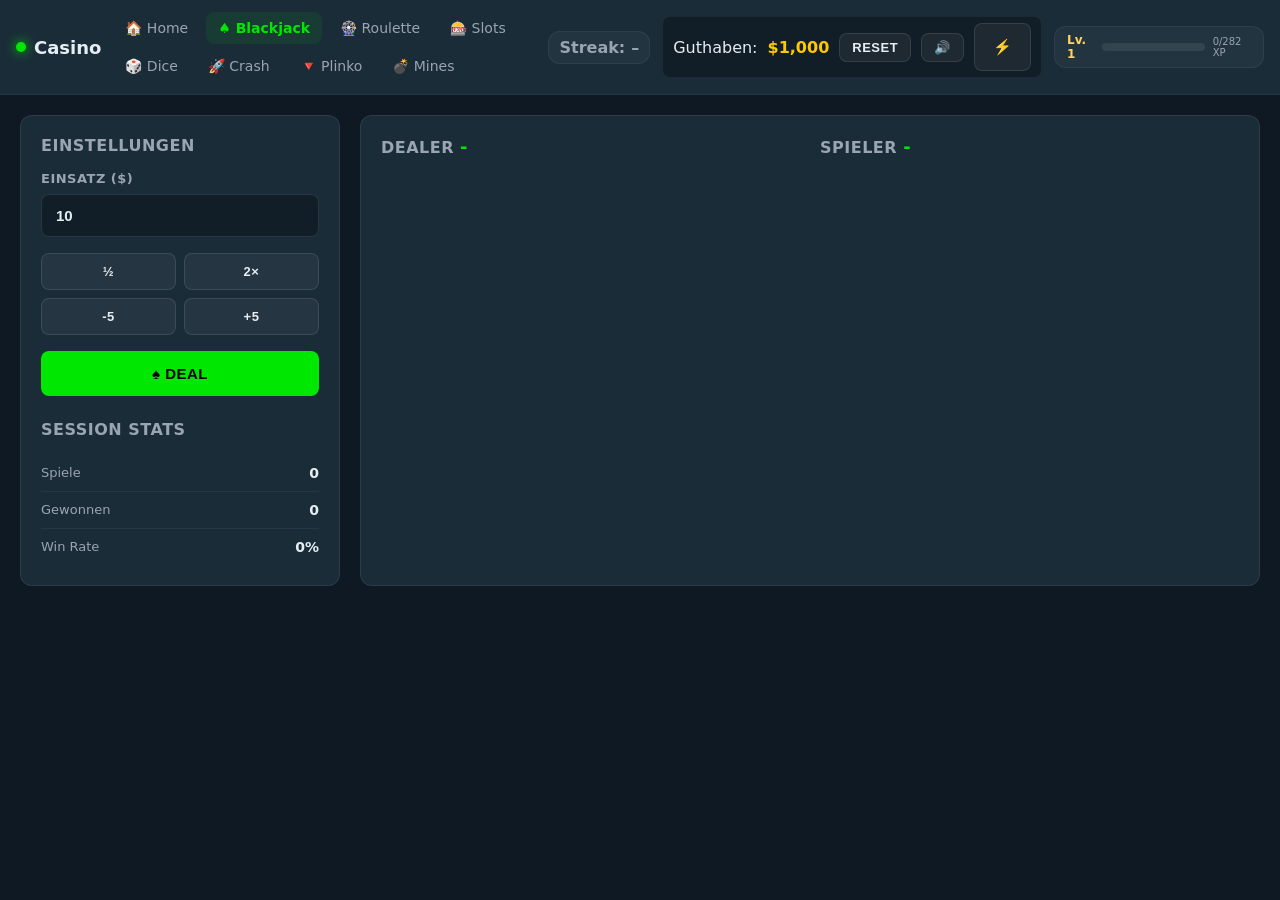
<file: index.html>
<!DOCTYPE html>
<html lang="de">
<head>
  <meta charset="UTF-8" />
  <meta name="viewport" content="width=device-width, initial-scale=1.0" />
  <title>Blackjack - Casino</title>
  <style>
    :root { --bg:#0f1923; --panel:#1a2c38; --muted:#9aa4b2; --text:#e6edf3; --accent:#00e701; --accent-2:#00b929; --danger:#ff003f; --ok:#00e701; --gold:#ffc800; }
    *{box-sizing:border-box}
    html, body { height: 100%; }
    body { margin:0; font-family: 'Inter', system-ui, -apple-system, Segoe UI, Roboto, Arial, sans-serif; background: #0f1923; color: var(--text); }
    body.reduce-motion * { animation: none !important; transition: none !important; }

    .topbar { display:flex; align-items:center; gap:12px; justify-content:space-between; padding:12px 16px; border-bottom:1px solid rgba(255,255,255,.05); background: #1a2c38; position: sticky; top: 0; backdrop-filter: blur(6px); z-index:100; }
    .brand { font-weight:800; display:flex; align-items:center; gap:8px; font-size:18px; }
    .brand .dot{ width:10px; height:10px; border-radius:50%; background: var(--accent); box-shadow: 0 0 12px var(--accent) }
    .nav { display:flex; gap:6px; flex-wrap:wrap; align-items:center; }
    .nav a { color: var(--muted); text-decoration:none; padding:8px 12px; border-radius:8px; transition: all 0.2s; font-size:14px; font-weight:500; }
    .nav a:hover { background: rgba(255,255,255,.05); color: var(--text); }
    .nav a.active { background: rgba(0,231,1,.08); color: var(--accent); font-weight:700; }
    .balance { display:flex; align-items:center; gap:10px; background: rgba(0,0,0,0.3); border:1px solid rgba(255,255,255,0.05); padding:6px 10px; border-radius:8px; }
    .balance .amount { color: var(--gold); font-weight:800; font-size:16px; }

    main { padding: 20px; display:grid; grid-template-columns: 320px 1fr; gap:20px; position: relative; max-width: 1400px; margin: 0 auto; }
    @media (max-width: 1000px) { main { grid-template-columns: 1fr; } }
    .panel { background: #1a2c38; border:1px solid rgba(255,255,255,0.08); border-radius: 12px; padding: 20px; }
    .panel h3 { margin:0 0 16px 0; font-size:16px; color: var(--muted); font-weight:600; text-transform:uppercase; letter-spacing:0.5px; }
    .controls { display:flex; flex-direction:column; gap: 16px; }
    .control-group { display:flex; flex-direction:column; gap:8px; }
    .control-group label { color: var(--muted); font-size:13px; font-weight:600; text-transform:uppercase; letter-spacing:0.5px; }
    .input { background: rgba(0,0,0,0.3); border:1px solid rgba(255,255,255,0.1); color: var(--text); padding:12px 14px; border-radius:8px; font-size:15px; font-weight:600; transition: all 0.2s; }
    .input:focus { outline:none; border-color: var(--accent); background: rgba(0,0,0,0.4); }
    .btn { background: var(--accent); color:#000; border: none; padding: 14px 18px; border-radius:8px; font-weight:700; cursor:pointer; transition: all 0.2s; font-size:15px; text-transform:uppercase; letter-spacing:0.5px; }
    .btn:hover { filter: brightness(1.1); transform: translateY(-1px); }
    .btn:active { transform: translateY(0px); }
    .btn:disabled { opacity:.4; cursor:not-allowed; transform: none; }
    .btn.danger { background: var(--danger); }
    .btn.secondary { background: rgba(255,255,255,0.05); border: 1px solid rgba(255,255,255,.1); color: var(--text); font-size:13px; padding:6px 12px; }
    .btn.secondary:hover { background: rgba(255,255,255,0.08); }
    .btn.ghost { background: rgba(255,255,255,0.05); border: 1px solid rgba(255,255,255,.1); color: var(--text); }
    .btn.ghost:hover { background: rgba(255,255,255,0.08); }
    .muted { color: var(--muted); font-size:13px; }
    .msg { min-height:24px; font-weight:700; font-size:14px; padding:8px; border-radius:6px; text-align:center; }
    .msg.win { background: rgba(0,231,1,.1); color: var(--accent); }
    .msg.lose { background: rgba(255,0,63,.1); color: var(--danger); }

    .quick-bets { display:grid; grid-template-columns: repeat(2, 1fr); gap:8px; }
    .quick-bets .btn { padding:10px; font-size:13px; }
    
    .stats-row { display:flex; justify-content:space-between; padding:10px 0; border-bottom:1px solid rgba(255,255,255,.05); }
    .stats-row:last-child { border-bottom:none; }
    .stats-label { color: var(--muted); font-size:13px; }
    .stats-value { color: var(--text); font-weight:700; font-size:14px; }

    .amount.flash-up { animation: amtUp 750ms ease-out; }
    .amount.flash-down { animation: amtDown 750ms ease-out; }
    @keyframes amtUp { 0%{ color:#fff } 20%{ color:#00e701; transform: scale(1.08) } 100%{ color: var(--gold); transform: scale(1) } }
    @keyframes amtDown { 0%{ color:#fff } 20%{ color:#ff003f; transform: scale(0.96) } 100%{ color: var(--gold); transform: scale(1) } }

    /* Blackjack specific */
    .game-area { display:flex; flex-direction:column; gap:20px; }
    .hands { display:grid; grid-template-columns: 1fr 1fr; gap:20px; }
    @media (max-width: 800px) { .hands { grid-template-columns: 1fr; } }
    .hand { display:flex; flex-direction:column; gap:12px; }
    .cards { display:flex; gap:8px; flex-wrap:wrap; min-height:130px; align-items:center; }
    .card { width:70px; height:100px; background:#fff; color:#111; border:1px solid #ccc; border-radius:8px; display:flex; flex-direction:column; align-items:center; justify-content:center; font-weight:800; font-size:24px; box-shadow: 0 4px 12px rgba(0,0,0,0.3); position:relative; }
    .card.red { color:#ef4444; }
    .card.back { background: linear-gradient(135deg, #1e40af, #3b82f6); color:transparent; }
    .card-corner { position:absolute; top:4px; left:6px; font-size:14px; }
    .hand-value { font-size:18px; font-weight:800; color:var(--accent); }
    .action-btns { display:grid; grid-template-columns: repeat(2, 1fr); gap:8px; }
    .action-btns.extended { grid-template-columns: repeat(3, 1fr); }
    .btn.full-width { grid-column: 1 / -1; }
    .insurance-offer { background: rgba(255,200,0,0.1); border:2px solid var(--gold); padding:12px; border-radius:8px; margin-bottom:12px; text-align:center; }
    .insurance-offer .insurance-btns { display:grid; grid-template-columns: 1fr 1fr; gap:8px; margin-top:8px; }
    .split-hand { border-top:2px solid rgba(255,255,255,0.1); padding-top:12px; margin-top:12px; }
    .split-hand.active { border-color:var(--accent); }
  </style>
</head>
<body>
  <header class="topbar">
    <div class="brand">
      <span class="dot"></span> 
      <span>Casino</span>
    </div>
    <nav class="nav">
      <a href="home.html">🏠 Home</a>
      <a href="index.html" class="active">♠️ Blackjack</a>
      <a href="roulette.html">🎡 Roulette</a>
      <a href="slots.html">🎰 Slots</a>
      <a href="dice.html">🎲 Dice</a>
      <a href="crash.html">🚀 Crash</a>
      <a href="plinko.html">🔻 Plinko</a>
      <a href="mines.html">💣 Mines</a>
    </nav>
    <div class="balance">
      <span>Guthaben:</span>
      <span class="amount" id="bankroll">$1,000</span>
      <button class="btn secondary" id="reset-bank">Reset</button>
      <button class="btn secondary" id="mute-toggle" aria-pressed="false" title="Ton an/aus">🔊</button>
      <button class="btn ghost" id="motion-toggle" title="Animationen reduzieren">⚡</button>
    </div>
  </header>
  <main>
    <aside class="panel">
      <h3>Einstellungen</h3>
      <div class="controls">
        <div class="control-group">
          <label>Einsatz ($)</label>
          <input type="number" id="bet-input" class="input" value="10" min="1" step="1"/>
        </div>
        <div class="quick-bets">
          <button class="btn ghost" data-qb="half">½</button>
          <button class="btn ghost" data-qb="double">2×</button>
          <button class="btn ghost" data-qb="-5">-5</button>
          <button class="btn ghost" data-qb="+5">+5</button>
        </div>
        <button class="btn" id="deal-btn" style="width:100%">♠️ Deal</button>
      </div>
      <div style="margin-top:24px">
        <h3>Session Stats</h3>
        <div class="stats-row">
          <span class="stats-label">Spiele</span>
          <span class="stats-value" id="stat-games">0</span>
        </div>
        <div class="stats-row">
          <span class="stats-label">Gewonnen</span>
          <span class="stats-value" id="stat-wins">0</span>
        </div>
        <div class="stats-row">
          <span class="stats-label">Win Rate</span>
          <span class="stats-value" id="stat-winrate">0%</span>
        </div>
      </div>
    </aside>
    <section class="panel game-area">
      <div class="hands">
        <div class="hand">
          <h3>Dealer <span class="hand-value" id="dealer-value">-</span></h3>
          <div class="cards" id="dealer-cards"></div>
        </div>
        <div class="hand">
          <h3>Spieler <span class="hand-value" id="player-value">-</span></h3>
          <div class="cards" id="player-cards"></div>
          <div id="split-hand-container"></div>
        </div>
      </div>
      <div id="insurance-offer" style="display:none"></div>
      <div class="action-btns" id="action-btns" style="display:none">
        <button class="btn" id="hit-btn">Hit</button>
        <button class="btn danger" id="stand-btn">Stand</button>
        <button class="btn ghost" id="double-btn" style="display:none">Double Down</button>
        <button class="btn ghost" id="split-btn" style="display:none">Split</button>
        <button class="btn secondary" id="surrender-btn" style="display:none">Surrender</button>
      </div>
      <div class="msg" id="game-msg"></div>
    </section>
  </main>
  <script src="casino-addictive.js"></script>
  <script>
    'use strict';
    const $=(s)=>document.querySelector(s); const $$=(s)=>Array.from(document.querySelectorAll(s)); const fmt=(n)=>`$${Number(n).toLocaleString()}`;
    const BANK_KEY='casino_bankroll_v1'; const START_BANK=1000; let bankroll=loadBank(); const bankrollEl=$('#bankroll');

    // Safe BroadcastChannel initialization with error handling
    let BUS = null;
    try {
      if('BroadcastChannel' in window) {
        BUS = new BroadcastChannel('casino_bankroll_bus');
      }
    } catch(e) {
      console.warn('BroadcastChannel not available:', e);
    }

    function loadBank(){
      try{
        const stored = localStorage.getItem(BANK_KEY);
        if(stored === null) return START_BANK;
        const n=Number(stored);
        if(Number.isFinite(n)&&n>=0) return Math.floor(n);
      } catch(e) {
        console.warn('localStorage read failed:', e);
      }
      return START_BANK;
    }

    function saveBank(){
      try{
        localStorage.setItem(BANK_KEY, String(bankroll));
      } catch(e) {
        console.warn('localStorage write failed:', e);
      }
    }

    function updateBankEl(){ bankrollEl.textContent = fmt(bankroll); }

    function broadcastBank(){
      try{
        if(BUS) BUS.postMessage({ t:'bank', v: bankroll });
      } catch(e) {
        console.warn('BroadcastChannel message failed:', e);
      }
    }

    function credit(delta){
      bankroll=Math.max(0, bankroll+delta);
      updateBankEl();
      bankrollEl.classList.remove('flash-up','flash-down');
      void bankrollEl.offsetWidth;
      bankrollEl.classList.add(delta>=0?'flash-up':'flash-down');
      saveBank();
      broadcastBank();
    }

    window.addEventListener('storage', (e)=>{
      if(e.key===BANK_KEY){
        const n=Number(e.newValue||'');
        if(Number.isFinite(n)){
          bankroll = Math.max(0, Math.floor(n));
          updateBankEl();
        }
      }
    });

    if(BUS){
      BUS.addEventListener('message', (ev)=>{
        const d=ev.data;
        if(d && d.t==='bank'){
          const n=Number(d.v);
          if(Number.isFinite(n) && n!==bankroll){
            bankroll = Math.max(0, Math.floor(n));
            updateBankEl();
          }
        }
      });
    }
    credit(0);
    $('#reset-bank').addEventListener('click', ()=>{ bankroll=START_BANK; credit(0); });
    $('#motion-toggle').addEventListener('click', ()=>{ document.body.classList.toggle('reduce-motion'); });

    const MUTE_KEY='casino_mute_v1'; const MuteBtn=$('#mute-toggle');
    const Sound=(()=>{ let ctx=null; let muted=(function(){ try{ return localStorage.getItem(MUTE_KEY)==='1'; }catch{} return false; })(); function saveMute(){ try{ localStorage.setItem(MUTE_KEY, muted?'1':'0'); }catch{} } function ensure(){ if(!ctx){ const AC=window.AudioContext||window.webkitAudioContext; try{ ctx=new AC(); }catch{} } } function envGain(g){ const gain=ctx.createGain(); gain.gain.value=g; gain.connect(ctx.destination); return gain; } function tone(f=440,d=0.12,t='sine',v=0.05){ if(muted||!ctx) return; const o=ctx.createOscillator(); const g=envGain(v); o.type=t; o.frequency.value=f; o.connect(g); const tt=ctx.currentTime; o.start(tt); o.stop(tt+d); } function click(){ tone(660,0.06,'square',0.03) } function win(){ tone(880,0.1,'sine',0.06); setTimeout(()=>tone(1320,0.12,'sine',0.06),90)} function lose(){ tone(220,0.18,'sawtooth',0.05) } function update(){ MuteBtn.setAttribute('aria-pressed', muted?'true':'false'); MuteBtn.textContent = muted?'🔇':'🔊'; } update(); return { toggle(){ ensure(); muted=!muted; saveMute(); update(); }, play(n){ ensure(); if(muted) return; if(n==='click') click(); else if(n==='win') win(); else if(n==='lose') lose(); } }; })();
    MuteBtn.addEventListener('click', ()=>Sound.toggle());

    // Blackjack Game Logic
    const betIn=$('#bet-input'), dealBtn=$('#deal-btn'), hitBtn=$('#hit-btn'), standBtn=$('#stand-btn');
    const doubleBtn=$('#double-btn'), splitBtn=$('#split-btn'), surrenderBtn=$('#surrender-btn');
    const msg=$('#game-msg'), actionBtns=$('#action-btns'), insuranceOffer=$('#insurance-offer');
    const dealerCards=$('#dealer-cards'), playerCards=$('#player-cards');
    const dealerValue=$('#dealer-value'), playerValue=$('#player-value');
    const statGames=$('#stat-games'), statWins=$('#stat-wins'), statWinrate=$('#stat-winrate');
    const quickBtns=$$('.quick-bets .btn');
    const splitHandContainer=$('#split-hand-container');

    // Input validation helper
    function validateBetInput(value) {
      const num = Number(value);
      if(!Number.isFinite(num) || num < 0.01) return 0.01;
      if(num > bankroll) return bankroll;
      return Math.round(num * 100) / 100; // Round to 2 decimal places
    }

    let deck=[], playerHand=[], dealerHand=[], bet=0, gameActive=false;
    let sessionGames=0, sessionWins=0;
    let hasDoubled=false, hasSplit=false, splitHands=[], currentHandIndex=0;
    let insuranceBet=0, canSurrender=true;

    quickBtns.forEach(b=> b.addEventListener('click',()=>{
      const k=b.getAttribute('data-qb');
      let v=validateBetInput(betIn.value);
      if(k==='-5') v=Math.max(0.01, v-5);
      else if(k==='+5') v+=5;
      else if(k==='half') v=Math.max(0.01, Math.floor(v/2));
      else if(k==='double') v*=2;
      v=validateBetInput(v);
      betIn.value=v;
      Sound.play('click');
    }));

    // Validate bet input on blur
    betIn.addEventListener('blur', ()=> {
      betIn.value = validateBetInput(betIn.value);
    });

    function createDeck(){
      const suits=['♠','♥','♦','♣'];
      const ranks=['A','2','3','4','5','6','7','8','9','10','J','Q','K'];
      deck=[];
      for(let s of suits) for(let r of ranks) deck.push({suit:s, rank:r});
      for(let i=deck.length-1; i>0; i--){
        const j=Math.floor(Math.random()*(i+1));
        [deck[i], deck[j]] = [deck[j], deck[i]];
      }
    }

    function cardValue(card){
      if(card.rank==='A') return 11;
      if(['J','Q','K'].includes(card.rank)) return 10;
      return Number(card.rank);
    }

    function handValue(hand){
      let val=0, aces=0;
      hand.forEach(c=>{
        const v=cardValue(c);
        val+=v;
        if(c.rank==='A') aces++;
      });
      while(val>21 && aces>0){ val-=10; aces--; }
      return val;
    }

    function renderCard(card, hidden=false){
      const div=document.createElement('div');
      div.className='card ' + (hidden?'back':'') + (['♥','♦'].includes(card.suit)?'red':'');
      if(!hidden){
        div.innerHTML=`<span class="card-corner">${card.rank}</span><span>${card.suit}</span>`;
      }
      return div;
    }

    function renderHands(){
      dealerCards.innerHTML='';
      playerCards.innerHTML='';
      splitHandContainer.innerHTML='';
      
      dealerHand.forEach((c,i)=> dealerCards.appendChild(renderCard(c, i===0 && gameActive)));
      
      if(hasSplit){
        // Render split hands
        splitHands.forEach((hand, idx)=>{
          const div=document.createElement('div');
          div.className='split-hand' + (idx===currentHandIndex?' active':'');
          div.innerHTML=`<h4>Hand ${idx+1} <span class="hand-value">${handValue(hand)}</span></h4><div class="cards"></div>`;
          const cardsDiv=div.querySelector('.cards');
          hand.forEach(c=> cardsDiv.appendChild(renderCard(c)));
          splitHandContainer.appendChild(div);
        });
        playerValue.textContent = '-';
      } else {
        playerHand.forEach(c=> playerCards.appendChild(renderCard(c)));
        playerValue.textContent = handValue(playerHand);
      }
      
      dealerValue.textContent = gameActive ? '?' : handValue(dealerHand);
    }

    function updateActionButtons(){
      const currentHand = hasSplit ? splitHands[currentHandIndex] : playerHand;
      const handVal = handValue(currentHand);
      const isFirstAction = currentHand.length === 2;
      
      // Double Down - nur bei den ersten 2 Karten
      doubleBtn.style.display = (isFirstAction && !hasDoubled && bankroll >= bet) ? 'block' : 'none';
      
      // Split - nur bei Paar und genug Guthaben
      const canSplit = isFirstAction && !hasSplit && currentHand.length===2 && 
                       cardValue(currentHand[0]) === cardValue(currentHand[1]) && 
                       bankroll >= bet;
      splitBtn.style.display = canSplit ? 'block' : 'none';
      
      // Surrender - nur bei den ersten 2 Karten
      surrenderBtn.style.display = (canSurrender && isFirstAction) ? 'block' : 'none';
      
      // Grid layout anpassen
      const visibleBtns = [hitBtn, standBtn, doubleBtn, splitBtn, surrenderBtn].filter(b=>b.style.display!=='none').length;
      actionBtns.className = 'action-btns' + (visibleBtns > 2 ? ' extended' : '');
    }

    dealBtn.addEventListener('click', startGame);
    hitBtn.addEventListener('click', hit);
    standBtn.addEventListener('click', stand);
    doubleBtn.addEventListener('click', doubleDown);
    splitBtn.addEventListener('click', split);
    surrenderBtn.addEventListener('click', surrender);

    function startGame(){
      bet = validateBetInput(betIn.value);
      if(bet>bankroll){ msg.textContent='Zu wenig Guthaben.'; msg.className='msg lose'; return; }
      credit(-bet);
      createDeck();
      playerHand=[deck.pop(), deck.pop()];
      dealerHand=[deck.pop(), deck.pop()];
      gameActive=true;
      hasDoubled=false;
      hasSplit=false;
      splitHands=[];
      currentHandIndex=0;
      insuranceBet=0;
      canSurrender=true;
      dealBtn.disabled=true;
      actionBtns.style.display='grid';
      insuranceOffer.style.display='none';
      msg.textContent='';
      msg.className='msg';
      renderHands();
      Sound.play('click');
      
      // Check für Insurance (Dealer zeigt Ass)
      if(dealerHand[1].rank==='A'){
        offerInsurance();
        return;
      }
      
      // Check for instant blackjack (3:2 Auszahlung!)
      if(handValue(playerHand)===21 && playerHand.length===2){
        gameActive=false;
        actionBtns.style.display='none';
        // Dealer muss auch prüfen
        if(handValue(dealerHand)===21){
          endGame('push');
        } else {
          const payout = Math.floor(bet * 2.5); // 3:2 = 1.5× Gewinn + Einsatz zurück
          credit(payout);
          msg.textContent=`🎉 BLACKJACK! 3:2 Auszahlung ${fmt(payout)}!`;
          msg.className='msg win';
          Sound.play('win');
          sessionGames++;
          sessionWins++;
          dealBtn.disabled=false;
          renderHands();
          updateStats();
          if(window.CasinoAddictive){
            CasinoAddictive.Streak.win(); 
            CasinoAddictive.Level.addXP(Math.floor(bet*1.5)); 
            CasinoAddictive.Stats.recordWin(payout, Math.floor(bet*1.5));
            CasinoAddictive.Stats.recordBet(bet);
          }
        }
      } else {
        updateActionButtons();
      }
    }

    function offerInsurance(){
      const insuranceAmount = Math.floor(bet / 2);
      insuranceOffer.style.display='block';
      insuranceOffer.innerHTML=`
        <div style="font-weight:700; color:var(--gold)">Versicherung anbieten?</div>
        <div style="font-size:12px; color:var(--muted); margin:4px 0">Dealer zeigt Ass. Versicherung kostet ${fmt(insuranceAmount)}</div>
        <div class="insurance-btns">
          <button class="btn ghost" id="insurance-yes">Ja (${fmt(insuranceAmount)})</button>
          <button class="btn secondary" id="insurance-no">Nein</button>
        </div>
      `;
      
      $('#insurance-yes').addEventListener('click', ()=>{
        if(bankroll < insuranceAmount){
          msg.textContent='Nicht genug für Versicherung';
          msg.className='msg lose';
          return;
        }
        credit(-insuranceAmount);
        insuranceBet = insuranceAmount;
        insuranceOffer.style.display='none';
        checkDealerBlackjack();
      });
      
      $('#insurance-no').addEventListener('click', ()=>{
        insuranceOffer.style.display='none';
        checkDealerBlackjack();
      });
    }

    function checkDealerBlackjack(){
      if(handValue(dealerHand)===21){
        // Dealer hat Blackjack
        gameActive=false;
        renderHands();
        const playerHasBlackjack = handValue(playerHand)===21 && playerHand.length===2;

        if(insuranceBet > 0){
          const insurancePayout = insuranceBet * 2; // 2:1 Auszahlung (insurance bet zurück + 2× Gewinn)
          credit(insurancePayout + insuranceBet); // Gewinn + ursprünglicher Versicherungseinsatz
          if(playerHasBlackjack){
            credit(bet); // Push auf Hauptwette
            msg.textContent=`Beide Blackjack! Versicherung zahlt ${fmt(insurancePayout)}, Hauptwette Push`;
          } else {
            msg.textContent=`Dealer Blackjack! Versicherung zahlt ${fmt(insurancePayout)}`;
          }
          msg.className='msg';
        } else {
          if(playerHasBlackjack){
            credit(bet); // Push
            msg.textContent='Beide Blackjack! Push.';
            msg.className='msg';
          } else {
            msg.textContent='Dealer Blackjack! Verloren.';
            msg.className='msg lose';
            Sound.play('lose');
          }
        }
        endRound();
      } else {
        // Dealer hat kein Blackjack, Versicherung verloren
        if(insuranceBet > 0){
          msg.textContent='Versicherung verloren. Spiel geht weiter.';
          msg.className='msg';
        }
        updateActionButtons();
      }
    }

    function hit(){
      canSurrender = false;
      const currentHand = hasSplit ? splitHands[currentHandIndex] : playerHand;
      currentHand.push(deck.pop());
      renderHands();
      Sound.play('click');
      
      if(handValue(currentHand)>21){
        if(hasSplit && currentHandIndex < splitHands.length - 1){
          // Nächste Split-Hand
          currentHandIndex++;
          renderHands();
          updateActionButtons();
        } else {
          endGame('bust');
        }
      } else {
        updateActionButtons();
      }
    }

    function stand(){
      if(hasSplit && currentHandIndex < splitHands.length - 1){
        // Nächste Split-Hand
        currentHandIndex++;
        canSurrender = false;
        renderHands();
        updateActionButtons();
        return;
      }
      
      gameActive=false;
      // Dealer draws to 17
      while(handValue(dealerHand)<17){
        dealerHand.push(deck.pop());
      }
      renderHands();
      
      if(hasSplit){
        evaluateSplitHands();
      } else {
        const pVal=handValue(playerHand), dVal=handValue(dealerHand);
        if(dVal>21 || pVal>dVal) endGame('win');
        else if(pVal<dVal) endGame('lose');
        else endGame('push');
      }
    }

    function doubleDown(){
      if(bankroll < bet){
        msg.textContent='Nicht genug Guthaben für Double Down';
        msg.className='msg lose';
        return;
      }
      
      credit(-bet);
      bet *= 2;
      hasDoubled = true;
      
      const currentHand = hasSplit ? splitHands[currentHandIndex] : playerHand;
      currentHand.push(deck.pop());
      renderHands();
      Sound.play('click');
      
      if(handValue(currentHand)>21){
        endGame('bust');
      } else {
        stand();
      }
    }

    function split(){
      if(bankroll < bet){
        msg.textContent='Nicht genug Guthaben für Split';
        msg.className='msg lose';
        return;
      }
      
      credit(-bet);
      hasSplit = true;
      splitHands = [
        [playerHand[0], deck.pop()],
        [playerHand[1], deck.pop()]
      ];
      currentHandIndex = 0;
      playerHand = [];
      canSurrender = false;
      
      renderHands();
      updateActionButtons();
      Sound.play('click');
    }

    function surrender(){
      gameActive = false;
      actionBtns.style.display = 'none';
      dealBtn.disabled = false;
      
      const refund = Math.floor(bet / 2);
      credit(refund);
      
      msg.textContent = `Aufgegeben. ${fmt(refund)} zurückerhalten.`;
      msg.className = 'msg';
      
      sessionGames++;
      updateStats();
      
      if(window.CasinoAddictive){
        CasinoAddictive.Stats.recordBet(bet);
        CasinoAddictive.Stats.recordLoss(bet - refund);
      }
    }

    function evaluateSplitHands(){
      const dVal = handValue(dealerHand);
      let totalWin = 0;
      let wins = 0;
      
      splitHands.forEach(hand=>{
        const pVal = handValue(hand);
        if(pVal > 21){
          // Bust - nichts
        } else if(dVal > 21 || pVal > dVal){
          totalWin += bet;
          wins++;
        } else if(pVal === dVal){
          totalWin += bet / 2; // Push
        }
      });
      
      if(totalWin > 0){
        const payout = totalWin * 2;
        credit(payout);
        msg.textContent = `Split: ${wins} Hand(en) gewonnen! +${fmt(payout)}`;
        msg.className = 'msg win';
        Sound.play('win');
        sessionWins++;
        if(window.CasinoAddictive){
          CasinoAddictive.Streak.win();
          CasinoAddictive.Level.addXP(Math.floor(totalWin));
          CasinoAddictive.Stats.recordWin(payout, totalWin);
        }
      } else {
        msg.textContent = 'Split: Alle Hände verloren.';
        msg.className = 'msg lose';
        Sound.play('lose');
        if(window.CasinoAddictive){
          CasinoAddictive.Streak.lose();
          CasinoAddictive.Stats.recordLoss(bet * 2);
        }
      }
      
      endRound();
    }

    function endGame(result){
      gameActive=false;
      actionBtns.style.display='none';
      dealBtn.disabled=false;
      renderHands();
      
      endRound();
      
      if(result==='win'){
        const payout=bet*2;
        credit(payout);
        msg.textContent=`🎉 Gewinn ${fmt(bet)}! (Auszahlung ${fmt(payout)})`;
        msg.className='msg win';
        Sound.play('win');
        sessionWins++;
        if(window.CasinoAddictive){
          CasinoAddictive.Streak.win(); 
          CasinoAddictive.Level.addXP(bet); 
          CasinoAddictive.Stats.recordWin(payout, bet);
        }
      } else if(result==='push'){
        credit(bet);
        msg.textContent='Push - Einsatz zurück';
        msg.className='msg';
      } else {
        msg.textContent= result==='bust' ? 'Bust! Überkauft.' : 'Verloren.';
        msg.className='msg lose';
        Sound.play('lose');
        if(window.CasinoAddictive){
          CasinoAddictive.Streak.lose(); 
          CasinoAddictive.Stats.recordLoss(bet);
        }
      }
      
      if(window.CasinoAddictive){CasinoAddictive.Stats.recordBet(bet);}
      updateStats();
    }

    function endRound(){
      sessionGames++;
      updateStats();
    }

    function updateStats(){
      statGames.textContent=sessionGames;
      statWins.textContent=sessionWins;
      statWinrate.textContent=sessionGames>0 ? Math.round(sessionWins/sessionGames*100)+'%' : '0%';
    }
  </script>
</body>
</html>
</file>
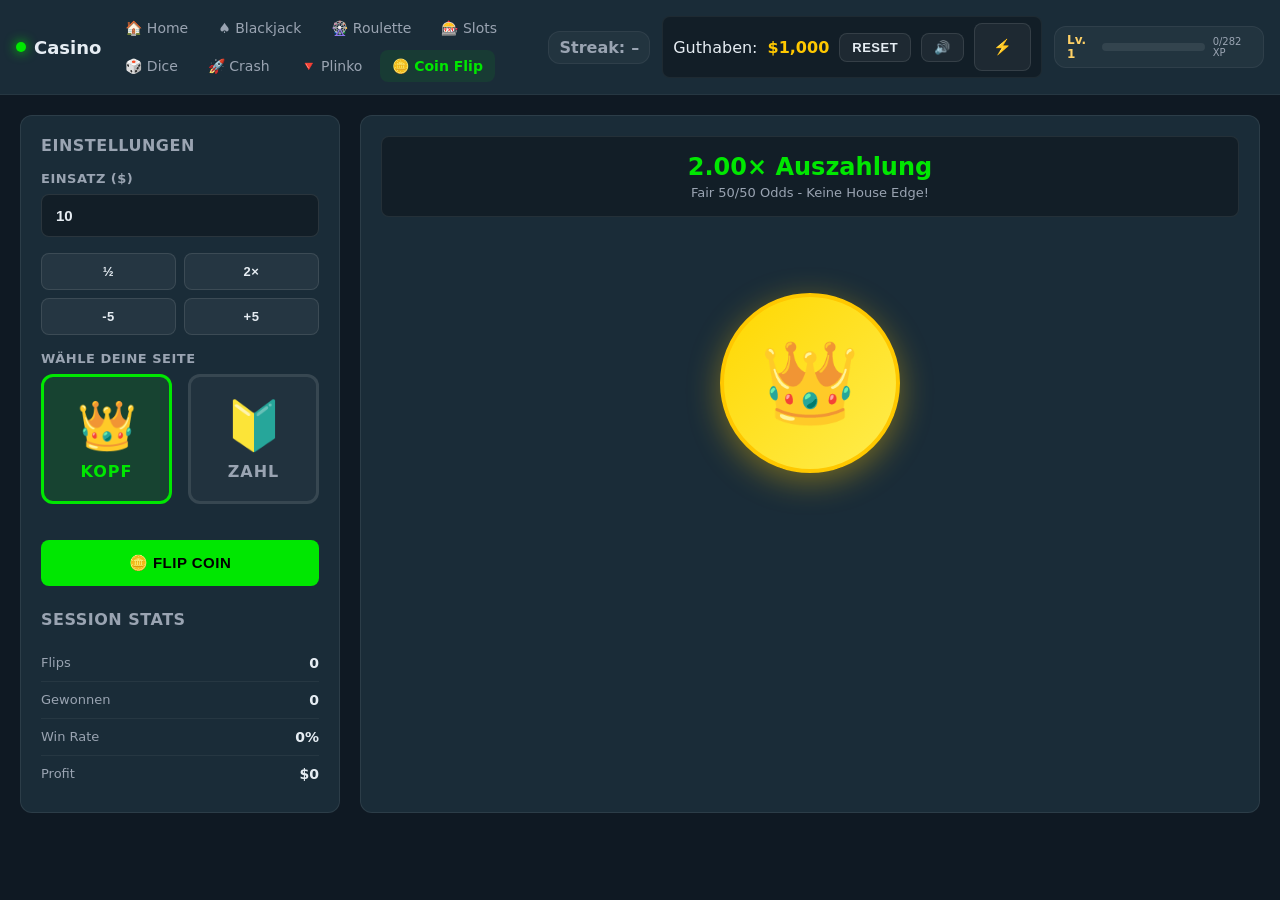
<file: coinflip.html>
<!DOCTYPE html>
<html lang="de">
<head>
  <meta charset="UTF-8" />
  <meta name="viewport" content="width=device-width, initial-scale=1.0" />
  <title>Coin Flip - Casino</title>
  <style>
    :root { --bg:#0f1923; --panel:#1a2c38; --muted:#9aa4b2; --text:#e6edf3; --accent:#00e701; --accent-2:#00b929; --danger:#ff003f; --ok:#00e701; --gold:#ffc800; }
    *{box-sizing:border-box}
    html, body { height: 100%; }
    body { margin:0; font-family: 'Inter', system-ui, -apple-system, Segoe UI, Roboto, Arial, sans-serif; background: #0f1923; color: var(--text); }
    body.reduce-motion * { animation: none !important; transition: none !important; }

    .topbar { display:flex; align-items:center; gap:12px; justify-content:space-between; padding:12px 16px; border-bottom:1px solid rgba(255,255,255,.05); background: #1a2c38; position: sticky; top: 0; backdrop-filter: blur(6px); z-index:100; }
    .brand { font-weight:800; display:flex; align-items:center; gap:8px; font-size:18px; }
    .brand .dot{ width:10px; height:10px; border-radius:50%; background: var(--accent); box-shadow: 0 0 12px var(--accent) }
    .nav { display:flex; gap:6px; flex-wrap:wrap; align-items:center; }
    .nav a { color: var(--muted); text-decoration:none; padding:8px 12px; border-radius:8px; transition: all 0.2s; font-size:14px; font-weight:500; }
    .nav a:hover { background: rgba(255,255,255,.05); color: var(--text); }
    .nav a.active { background: rgba(0,231,1,.08); color: var(--accent); font-weight:700; }
    .balance { display:flex; align-items:center; gap:10px; background: rgba(0,0,0,0.3); border:1px solid rgba(255,255,255,0.05); padding:6px 10px; border-radius:8px; }
    .balance .amount { color: var(--gold); font-weight:800; font-size:16px; }

    main { padding: 20px; display:grid; grid-template-columns: 320px 1fr; gap:20px; position: relative; max-width: 1400px; margin: 0 auto; }
    @media (max-width: 1000px) { main { grid-template-columns: 1fr; } }
    .panel { background: #1a2c38; border:1px solid rgba(255,255,255,0.08); border-radius: 12px; padding: 20px; }
    .panel h3 { margin:0 0 16px 0; font-size:16px; color: var(--muted); font-weight:600; text-transform:uppercase; letter-spacing:0.5px; }
    .controls { display:flex; flex-direction:column; gap: 16px; }
    .control-group { display:flex; flex-direction:column; gap:8px; }
    .control-group label { color: var(--muted); font-size:13px; font-weight:600; text-transform:uppercase; letter-spacing:0.5px; }
    .input { background: rgba(0,0,0,0.3); border:1px solid rgba(255,255,255,0.1); color: var(--text); padding:12px 14px; border-radius:8px; font-size:15px; font-weight:600; transition: all 0.2s; width:100%; }
    .input:focus { outline:none; border-color: var(--accent); background: rgba(0,0,0,0.4); }
    .btn { background: var(--accent); color:#000; border: none; padding: 14px 18px; border-radius:8px; font-weight:700; cursor:pointer; transition: all 0.2s; font-size:15px; text-transform:uppercase; letter-spacing:0.5px; }
    .btn:hover { filter: brightness(1.1); transform: translateY(-1px); }
    .btn:active { transform: translateY(0px); }
    .btn:disabled { opacity:.4; cursor:not-allowed; transform: none; }
    .btn.danger { background: var(--danger); }
    .btn.secondary { background: rgba(255,255,255,0.05); border: 1px solid rgba(255,255,255,.1); color: var(--text); font-size:13px; padding:6px 12px; }
    .btn.secondary:hover { background: rgba(255,255,255,0.08); }
    .btn.ghost { background: rgba(255,255,255,0.05); border: 1px solid rgba(255,255,255,.1); color: var(--text); }
    .btn.ghost:hover { background: rgba(255,255,255,0.08); }
    .muted { color: var(--muted); font-size:13px; }
    .msg { min-height:24px; font-weight:700; font-size:14px; padding:8px; border-radius:6px; text-align:center; }
    .msg.win { background: rgba(0,231,1,.1); color: var(--accent); }
    .msg.lose { background: rgba(255,0,63,.1); color: var(--danger); }

    .quick-bets { display:grid; grid-template-columns: repeat(2, 1fr); gap:8px; }
    .quick-bets .btn { padding:10px; font-size:13px; }

    .stats-row { display:flex; justify-content:space-between; padding:10px 0; border-bottom:1px solid rgba(255,255,255,.05); }
    .stats-row:last-child { border-bottom:none; }
    .stats-label { color: var(--muted); font-size:13px; }
    .stats-value { color: var(--text); font-weight:700; font-size:14px; }

    .amount.flash-up { animation: amtUp 750ms ease-out; }
    .amount.flash-down { animation: amtDown 750ms ease-out; }
    @keyframes amtUp { 0%{ color:#fff } 20%{ color:#00e701; transform: scale(1.08) } 100%{ color: var(--gold); transform: scale(1) } }
    @keyframes amtDown { 0%{ color:#fff } 20%{ color:#ff003f; transform: scale(0.96) } 100%{ color: var(--gold); transform: scale(1) } }

    .coin-container { display:flex; justify-content:center; align-items:center; min-height:300px; perspective: 1000px; }
    .coin { width: 180px; height: 180px; position: relative; transform-style: preserve-3d; transition: transform 1s; }
    .coin.flipping { animation: flip 1s ease-out; }
    @keyframes flip {
      0% { transform: rotateY(0deg) rotateX(0deg); }
      100% { transform: rotateY(1800deg) rotateX(360deg); }
    }
    .coin-face { position: absolute; width: 100%; height: 100%; border-radius: 50%; backface-visibility: hidden; display: flex; align-items: center; justify-content: center; font-size: 80px; font-weight: 800; border: 4px solid var(--gold); box-shadow: 0 8px 32px rgba(255,200,0,0.4); }
    .coin-heads { background: linear-gradient(135deg, #ffd700, #ffed4e); color: #000; }
    .coin-tails { background: linear-gradient(135deg, #c0c0c0, #e8e8e8); color: #000; transform: rotateY(180deg); }
    .coin.show-heads { transform: rotateY(0deg); }
    .coin.show-tails { transform: rotateY(180deg); }

    .choice-buttons { display:grid; grid-template-columns: 1fr 1fr; gap:16px; margin-bottom:20px; }
    .choice-btn { padding:20px; border-radius:12px; border:3px solid rgba(255,255,255,.1); background:rgba(255,255,255,.03); cursor:pointer; font-weight:800; font-size:18px; transition: all 0.3s; text-align:center; color: var(--muted); display:flex; flex-direction:column; gap:8px; align-items:center; }
    .choice-btn:hover { background:rgba(255,255,255,.06); transform: translateY(-2px); }
    .choice-btn.selected { background:rgba(0,231,1,.12); color: var(--accent); border-color: var(--accent); }
    .choice-btn .icon { font-size:48px; }
    .choice-btn .label { font-size:16px; text-transform:uppercase; letter-spacing:1px; }

    .odds-info { background: rgba(0,0,0,0.3); border:1px solid rgba(255,255,255,0.08); border-radius:8px; padding:16px; margin-bottom:16px; text-align:center; }
    .odds-info .odds { font-size:24px; font-weight:800; color: var(--accent); }
    .odds-info .label { font-size:13px; color: var(--muted); margin-top:4px; }
  </style>
</head>
<body>
  <header class="topbar">
    <div class="brand">
      <span class="dot"></span>
      <span>Casino</span>
    </div>
    <nav class="nav">
      <a href="home.html">🏠 Home</a>
      <a href="index.html">♠️ Blackjack</a>
      <a href="roulette.html">🎡 Roulette</a>
      <a href="slots.html">🎰 Slots</a>
      <a href="dice.html">🎲 Dice</a>
      <a href="crash.html">🚀 Crash</a>
      <a href="plinko.html">🔻 Plinko</a>
      <a href="coinflip.html" class="active">🪙 Coin Flip</a>
    </nav>
    <div class="balance">
      <span>Guthaben:</span>
      <span class="amount" id="bankroll">$1,000</span>
      <button class="btn secondary" id="reset-bank">Reset</button>
      <button class="btn secondary" id="mute-toggle" aria-pressed="false" title="Ton an/aus">🔊</button>
      <button class="btn ghost" id="motion-toggle" title="Animationen reduzieren">⚡</button>
    </div>
  </header>
  <main>
    <aside class="panel">
      <h3>Einstellungen</h3>
      <div class="controls">
        <div class="control-group">
          <label>Einsatz ($)</label>
          <input type="number" id="bet-input" class="input" value="10" min="1" step="1"/>
        </div>
        <div class="quick-bets">
          <button class="btn ghost" data-qb="half">½</button>
          <button class="btn ghost" data-qb="double">2×</button>
          <button class="btn ghost" data-qb="-5">-5</button>
          <button class="btn ghost" data-qb="+5">+5</button>
        </div>
        <div class="control-group">
          <label>Wähle deine Seite</label>
          <div class="choice-buttons">
            <div class="choice-btn selected" data-choice="heads">
              <span class="icon">👑</span>
              <span class="label">Kopf</span>
            </div>
            <div class="choice-btn" data-choice="tails">
              <span class="icon">🔰</span>
              <span class="label">Zahl</span>
            </div>
          </div>
        </div>
        <button class="btn" id="flip-btn" style="width:100%">🪙 Flip Coin</button>
      </div>
      <div style="margin-top:24px">
        <h3>Session Stats</h3>
        <div class="stats-row">
          <span class="stats-label">Flips</span>
          <span class="stats-value" id="stat-flips">0</span>
        </div>
        <div class="stats-row">
          <span class="stats-label">Gewonnen</span>
          <span class="stats-value" id="stat-wins">0</span>
        </div>
        <div class="stats-row">
          <span class="stats-label">Win Rate</span>
          <span class="stats-value" id="stat-winrate">0%</span>
        </div>
        <div class="stats-row">
          <span class="stats-label">Profit</span>
          <span class="stats-value" id="stat-profit">$0</span>
        </div>
      </div>
    </aside>
    <section class="panel">
      <div class="odds-info">
        <div class="odds">2.00× Auszahlung</div>
        <div class="label">Fair 50/50 Odds - Keine House Edge!</div>
      </div>
      <div class="coin-container">
        <div class="coin" id="coin">
          <div class="coin-face coin-heads">👑</div>
          <div class="coin-face coin-tails">🔰</div>
        </div>
      </div>
      <div class="msg" id="game-msg"></div>
    </section>
  </main>
  <script src="casino-addictive.js"></script>
  <script>
    'use strict';
    const $=(s)=>document.querySelector(s); const $$=(s)=>Array.from(document.querySelectorAll(s)); const fmt=(n)=>`$${Number(n).toLocaleString()}`;
    const BANK_KEY='casino_bankroll_v1'; const START_BANK=1000; let bankroll=loadBank(); const bankrollEl=$('#bankroll');
    const BUS = ('BroadcastChannel' in window) ? new BroadcastChannel('casino_bankroll_bus') : null;
    function loadBank(){ try{ const n=Number(localStorage.getItem(BANK_KEY)); if(Number.isFinite(n)&&n>=0) return Math.floor(n);}catch{} return START_BANK; }
    function saveBank(){ try{ localStorage.setItem(BANK_KEY, String(bankroll)); }catch{} }
    function updateBankEl(){ bankrollEl.textContent = fmt(bankroll); }
    function broadcastBank(){ try{ BUS && BUS.postMessage({ t:'bank', v: bankroll }); }catch{} }
    function credit(delta){ bankroll=Math.max(0, bankroll+delta); updateBankEl(); bankrollEl.classList.remove('flash-up','flash-down'); void bankrollEl.offsetWidth; bankrollEl.classList.add(delta>=0?'flash-up':'flash-down'); saveBank(); broadcastBank(); }
    window.addEventListener('storage', (e)=>{ if(e.key===BANK_KEY){ const n=Number(e.newValue||''); if(Number.isFinite(n)){ bankroll = Math.max(0, Math.floor(n)); updateBankEl(); } } });
    if(BUS){ BUS.addEventListener('message', (ev)=>{ const d=ev.data; if(d && d.t==='bank'){ const n=Number(d.v); if(Number.isFinite(n) && n!==bankroll){ bankroll = Math.max(0, Math.floor(n)); updateBankEl(); } } }); }
    credit(0);
    $('#reset-bank').addEventListener('click', ()=>{ bankroll=START_BANK; credit(0); });
    $('#motion-toggle').addEventListener('click', ()=>{ document.body.classList.toggle('reduce-motion'); });

    const MUTE_KEY='casino_mute_v1'; const MuteBtn=$('#mute-toggle');
    const Sound=(()=>{ let ctx=null; let muted=(function(){ try{ return localStorage.getItem(MUTE_KEY)==='1'; }catch{} return false; })(); function saveMute(){ try{ localStorage.setItem(MUTE_KEY, muted?'1':'0'); }catch{} } function ensure(){ if(!ctx){ const AC=window.AudioContext||window.webkitAudioContext; try{ ctx=new AC(); }catch{} } } function envGain(g){ const gain=ctx.createGain(); gain.gain.value=g; gain.connect(ctx.destination); return gain; } function tone(f=440,d=0.12,t='sine',v=0.05){ if(muted||!ctx) return; const o=ctx.createOscillator(); const g=envGain(v); o.type=t; o.frequency.value=f; o.connect(g); const tt=ctx.currentTime; o.start(tt); o.stop(tt+d); } function click(){ tone(660,0.06,'square',0.03) } function win(){ tone(880,0.1,'sine',0.06); setTimeout(()=>tone(1320,0.12,'sine',0.06),90)} function lose(){ tone(220,0.18,'sawtooth',0.05) } function update(){ MuteBtn.setAttribute('aria-pressed', muted?'true':'false'); MuteBtn.textContent = muted?'🔇':'🔊'; } update(); return { toggle(){ ensure(); muted=!muted; saveMute(); update(); }, play(n){ ensure(); if(muted) return; if(n==='click') click(); else if(n==='win') win(); else if(n==='lose') lose(); } }; })();
    MuteBtn.addEventListener('click', ()=>Sound.toggle());

    // Coin Flip Game Logic
    const betIn=$('#bet-input'), flipBtn=$('#flip-btn'), msg=$('#game-msg'), coin=$('#coin');
    const statFlips=$('#stat-flips'), statWins=$('#stat-wins'), statWinrate=$('#stat-winrate'), statProfit=$('#stat-profit');
    const choiceBtns=$$('.choice-btn'), quickBtns=$$('.quick-bets .btn');

    let selectedChoice='heads', sessionFlips=0, sessionWins=0, sessionProfit=0, isFlipping=false;

    // Quick bet buttons
    quickBtns.forEach(b=> b.addEventListener('click',()=>{
      const k=b.getAttribute('data-qb');
      let v=Math.max(1, Number(betIn.value)||0);
      if(k==='-5') v=Math.max(1, v-5);
      else if(k==='+5') v+=5;
      else if(k==='half') v=Math.max(1, Math.floor(v/2));
      else if(k==='double') v*=2;
      v=Math.max(1, Math.min(v, bankroll));
      betIn.value=v;
      Sound.play('click');
    }));

    // Choice selection
    choiceBtns.forEach(b=> b.addEventListener('click',()=>{
      if(isFlipping) return;
      choiceBtns.forEach(x=>x.classList.remove('selected'));
      b.classList.add('selected');
      selectedChoice = b.getAttribute('data-choice');
      Sound.play('click');
    }));

    // Flip button
    flipBtn.addEventListener('click', flipCoin);

    function flipCoin(){
      if(isFlipping) return;

      const bet = Math.max(1, Number(betIn.value)||0);
      if(bet > bankroll){
        msg.textContent='Zu wenig Guthaben.';
        msg.className='msg lose';
        return;
      }

      isFlipping = true;
      credit(-bet);
      flipBtn.disabled = true;
      msg.textContent = '';
      msg.className = 'msg';

      // Use cryptographically secure random if available, fallback to Math.random
      // This ensures truly fair 50/50 odds
      let result;
      if(window.crypto && window.crypto.getRandomValues){
        const randomBuffer = new Uint32Array(1);
        window.crypto.getRandomValues(randomBuffer);
        result = randomBuffer[0] % 2 === 0 ? 'heads' : 'tails';
      } else {
        result = Math.random() < 0.5 ? 'heads' : 'tails';
      }

      // Animate coin flip
      coin.classList.remove('show-heads', 'show-tails');
      coin.classList.add('flipping');
      Sound.play('click');

      setTimeout(() => {
        coin.classList.remove('flipping');
        coin.classList.add(result === 'heads' ? 'show-heads' : 'show-tails');

        sessionFlips++;

        // Check if player won
        if(result === selectedChoice){
          // Win! Fair 2x payout (no house edge)
          const payout = bet * 2;
          credit(payout);
          sessionWins++;
          sessionProfit += bet;

          msg.textContent = `🎉 ${result === 'heads' ? 'Kopf' : 'Zahl'}! Gewonnen ${fmt(bet)}! (Auszahlung ${fmt(payout)})`;
          msg.className = 'msg win';
          Sound.play('win');

          if(window.CasinoAddictive){
            CasinoAddictive.Streak.win();
            CasinoAddictive.Level.addXP(bet);
            CasinoAddictive.Stats.recordWin(payout, bet);
            CasinoAddictive.Stats.recordBet(bet);
          }
        } else {
          // Lost
          sessionProfit -= bet;

          msg.textContent = `${result === 'heads' ? '👑 Kopf' : '🔰 Zahl'} - Verloren ${fmt(bet)}`;
          msg.className = 'msg lose';
          Sound.play('lose');

          if(window.CasinoAddictive){
            CasinoAddictive.Streak.lose();
            CasinoAddictive.Stats.recordLoss(bet);
            CasinoAddictive.Stats.recordBet(bet);
          }
        }

        updateStats();
        isFlipping = false;
        flipBtn.disabled = false;
      }, 1000);
    }

    function updateStats(){
      statFlips.textContent = sessionFlips;
      statWins.textContent = sessionWins;
      statWinrate.textContent = sessionFlips > 0 ? Math.round(sessionWins/sessionFlips*100)+'%' : '0%';
      statProfit.textContent = sessionProfit >= 0 ? '+'+fmt(sessionProfit) : '-'+fmt(Math.abs(sessionProfit));
    }

    // Initialize coin to show heads
    coin.classList.add('show-heads');
  </script>
</body>
</html>
</file>
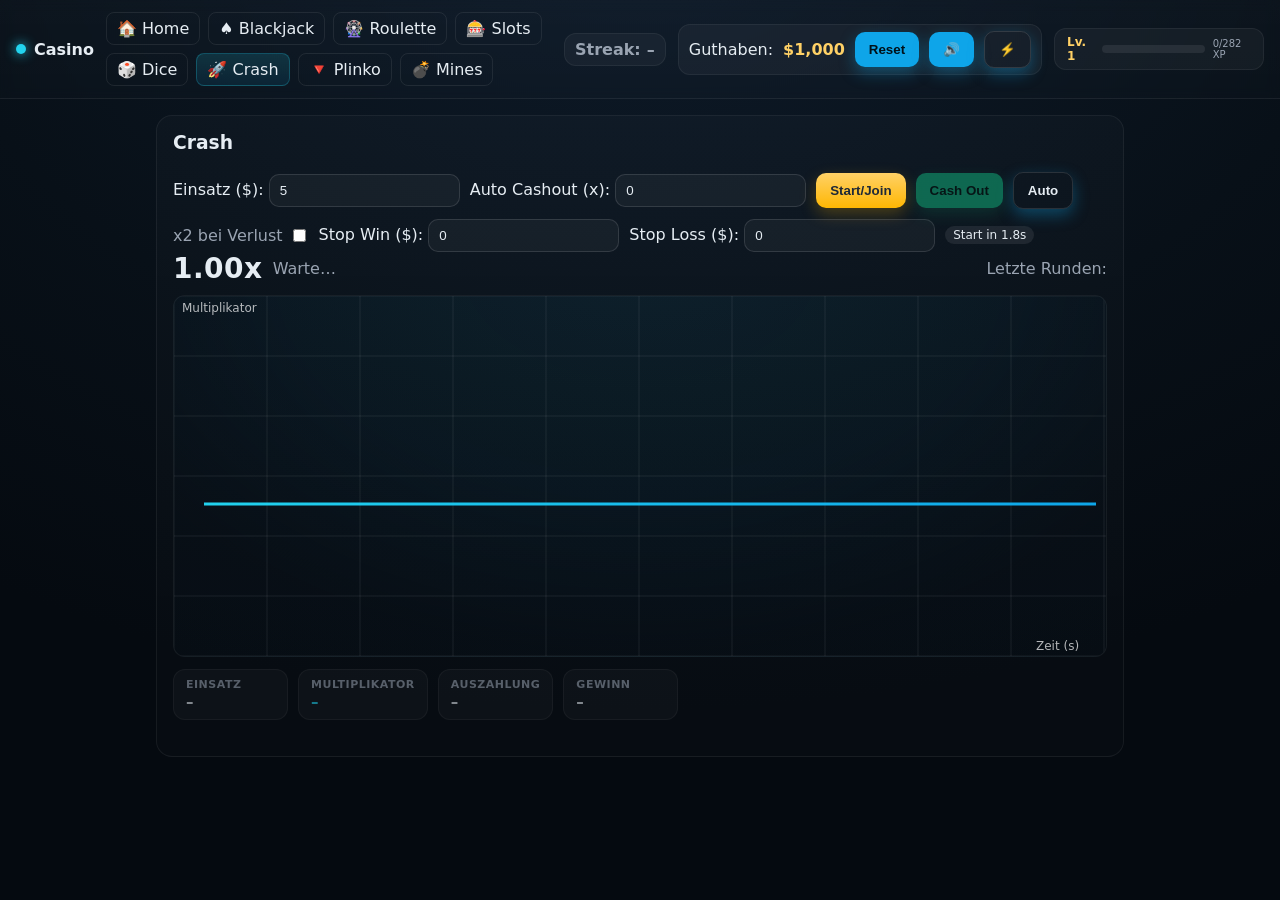
<file: crash.html>
<!DOCTYPE html>
<html lang="de">
  <head>
    <meta charset="UTF-8" />
    <meta name="viewport" content="width=device-width, initial-scale=1.0" />
    <title>Crash - Casino</title>
    <style>
      :root { --bg:#0a0f12; --panel:#0e1520; --muted:#9aa4b2; --text:#e6edf3; --accent:#22d3ee; --accent-2:#0ea5e9; --danger:#ef4444; --ok:#10b981; --gold:#ffd166; }
      *{box-sizing:border-box}
      html, body { height: 100%; }
      body { margin:0; font-family: system-ui, -apple-system, Segoe UI, Roboto, Arial, sans-serif; background: radial-gradient(1200px 800px at 50% -10%, #0e1b2a, #081018 60%, #050a10 100%); color: var(--text); }
      body.reduce-motion * { animation: none !important; transition: none !important; }

      .topbar { display:flex; align-items:center; gap:12px; justify-content:space-between; padding:12px 16px; border-bottom:1px solid rgba(255,255,255,.06); background: linear-gradient(180deg, rgba(255,255,255,.02), rgba(255,255,255,.01)); position: sticky; top: 0; backdrop-filter: blur(6px); }
      .brand { font-weight:800; display:flex; align-items:center; gap:8px }
      .brand .dot{ width:10px; height:10px; border-radius:50%; background: var(--accent); box-shadow: 0 0 12px var(--accent) }
      .nav { display:flex; gap:8px; flex-wrap:wrap; align-items:center; }
      .nav a { color: var(--text); text-decoration:none; padding:6px 10px; border-radius:8px; border:1px solid rgba(255,255,255,.08); }
      .nav a:hover { background: rgba(255,255,255,.06); }
      .nav a.active { background: linear-gradient(180deg, rgba(34,211,238,.15), rgba(14,165,233,.1)); border-color: rgba(34,211,238,.25); }
      .balance { display:flex; align-items:center; gap:10px; background: rgba(255,255,255,0.04); border:1px solid rgba(255,255,255,0.06); padding:6px 10px; border-radius:12px; }
      .balance .amount { color: var(--gold); font-weight:800; }

  main { padding: 16px; display:grid; gap:16px; position: relative; max-width: 1000px; margin: 0 auto; }
      .panel { background: linear-gradient(180deg, rgba(255,255,255,0.02), rgba(255,255,255,0.01)); border:1px solid rgba(255,255,255,0.06); border-radius: 16px; padding: 16px; }
      .controls { display:flex; gap: 10px; flex-wrap:wrap; align-items:center }
      .input { background: rgba(255,255,255,0.04); border:1px solid rgba(255,255,255,0.12); color: var(--text); padding:8px 10px; border-radius:10px }
      .btn { background: var(--accent-2); color:#001018; border: none; padding: 10px 14px; border-radius:10px; font-weight:700; cursor:pointer; box-shadow: 0 6px 16px rgba(14,165,233,.35) }
      .btn:hover { filter: brightness(1.06) }
      .btn:disabled { opacity:.5; cursor:not-allowed }
      .btn.gold { background: linear-gradient(180deg, #ffd166, #ffb703); color: #1f2937; box-shadow: 0 6px 16px rgba(255,183,3,.25) }
      .btn.ok { background: var(--ok); color: #00150d; box-shadow: 0 6px 16px rgba(16,185,129,.3) }
      .btn.ghost { background: transparent; border: 1px solid rgba(255,255,255,.12); color: var(--text); }
      .muted { color: var(--muted); }
      .msg { min-height:20px; font-weight:700 }
      .badge { padding:2px 8px; border-radius:999px; background: rgba(255,255,255,0.08); font-size:12px }
  .result-box{ display:flex; flex-wrap:wrap; gap:10px; margin-top:12px; align-items:center }
  .result-box .block{ background: rgba(255,255,255,.05); border:1px solid rgba(255,255,255,.08); padding:8px 12px; border-radius:12px; display:grid; gap:2px; min-width:115px }
  .result-box .block h4{ margin:0; font-size:11px; font-weight:600; text-transform:uppercase; letter-spacing:.5px; color: var(--muted) }
  .result-box .val{ font-size:15px; font-weight:700 }
  .result-box.win .profit .val{ color: var(--ok) }
  .result-box.loss .profit .val{ color: var(--danger) }
  .result-box .mult .val{ color: var(--accent) }
  .result-box.empty{ opacity:.55 }

  .crash { display:flex; align-items:center; gap:12px; justify-content:space-between; }
      .crash .mult { font-size: 28px; font-weight: 900; letter-spacing: .5px }
      .crash .live { color: var(--accent); }
      .crash .busted { color: var(--danger); }
      @keyframes pulse { 0%,100%{ transform: scale(1); } 50%{ transform: scale(1.06); } }
      .crash.live .mult { animation: pulse 800ms ease-in-out infinite; }

      /* balance flash */
      .amount.flash-up { animation: amtUp 750ms ease-out; }
      .amount.flash-down { animation: amtDown 750ms ease-out; }
      @keyframes amtUp { 0%{ color:#fff } 20%{ color:#10b981; transform: scale(1.08) } 100%{ color: var(--gold); transform: scale(1) } }
      @keyframes amtDown { 0%{ color:#fff } 20%{ color:#ef4444; transform: scale(0.96) } 100%{ color: var(--gold); transform: scale(1) } }

  .chart-wrap { position: relative; border:1px solid rgba(255,255,255,.06); border-radius:12px; overflow:hidden; background: radial-gradient(600px 400px at 50% -10%, rgba(34,211,238,.06), rgba(14,165,233,.04) 60%, rgba(8,16,24,.45)); }
  #cr-chart{ width:100%; height:360px; display:block; }
  .last-results { display:flex; gap:6px; flex-wrap:wrap; margin-top:10px }
  .pill { padding:4px 8px; border-radius:999px; font-weight:700; font-size:12px; border:1px solid rgba(255,255,255,.12) }
  .pill.g { background: rgba(16,185,129,.12); color:#34d399; border-color: rgba(16,185,129,.35) }
  .pill.y { background: rgba(245,158,11,.12); color:#f59e0b; border-color: rgba(245,158,11,.35) }
  .pill.r { background: rgba(239,68,68,.12); color:#ef4444; border-color: rgba(239,68,68,.35) }
  #fx-canvas{ position:absolute; inset:0; pointer-events:none; z-index: 3 }
    </style>
  </head>
  <body>
    <header class="topbar">
      <div class="brand">
        <span class="dot"></span> 
        <span>Casino</span>
      </div>
      <nav class="nav">
        <a href="home.html">🏠 Home</a>
        <a href="index.html">♠️ Blackjack</a>
        <a href="roulette.html">🎡 Roulette</a>
        <a href="slots.html">🎰 Slots</a>
        <a href="dice.html">🎲 Dice</a>
        <a href="crash.html" class="active">🚀 Crash</a>
        <a href="plinko.html">🔻 Plinko</a>
        <a href="mines.html">💣 Mines</a>
      </nav>
      <div class="balance">
        <span>Guthaben:</span>
        <span class="amount" id="bankroll">$1,000</span>
        <button class="btn secondary" id="reset-bank">Reset</button>
        <button class="btn secondary" id="mute-toggle" aria-pressed="false" title="Ton an/aus">🔊</button>
        <button class="btn ghost" id="motion-toggle" title="Animationen reduzieren">⚡</button>
      </div>
    </header>
    <main>
      <section class="panel" id="game-crash">
        <h3 style="margin-top:0">Crash</h3>
        <div class="controls">
          <label>Einsatz ($): <input type="number" id="cr-bet" class="input" value="5" min="1" step="1"/></label>
          <label>Auto Cashout (x): <input type="number" id="cr-auto" class="input" value="0" min="0" step="0.01"/></label>
          <button class="btn gold" id="cr-start">Start/Join</button>
          <button class="btn ok" id="cr-cash" disabled>Cash Out</button>
          <button class="btn ghost" id="cr-auto-toggle" aria-pressed="false">Auto</button>
          <label class="muted" style="display:flex; align-items:center; gap:6px">x2 bei Verlust <input type="checkbox" id="cr-marti"/></label>
          <label>Stop Win ($): <input type="number" id="cr-stop-win" class="input" value="0" min="0" step="1"/></label>
          <label>Stop Loss ($): <input type="number" id="cr-stop-loss" class="input" value="0" min="0" step="1"/></label>
          <span class="badge" id="cr-count">Warte…</span>
        </div>
        <div class="crash">
          <div style="display:flex; align-items:center; gap:10px">
            <div class="mult" id="cr-mult">1.00x</div>
            <div class="muted" id="cr-status">Bereit</div>
          </div>
          <div class="muted">Letzte Runden:</div>
        </div>
        <div class="last-results" id="cr-last"></div>
        <div class="chart-wrap"><canvas id="cr-chart"></canvas></div>
        <div class="result-box empty" id="cr-result" aria-live="polite">
          <div class="block bet"><h4>Einsatz</h4><div class="val" id="cr-res-bet">–</div></div>
          <div class="block mult"><h4>Multiplikator</h4><div class="val" id="cr-res-mult">–</div></div>
          <div class="block payout"><h4>Auszahlung</h4><div class="val" id="cr-res-payout">–</div></div>
          <div class="block profit"><h4>Gewinn</h4><div class="val" id="cr-res-profit">–</div></div>
        </div>
        <div class="msg" id="cr-msg"></div>
      </section>
      <canvas id="fx-canvas"></canvas>
    </main>
    <script>
      'use strict';
      const $=(s)=>document.querySelector(s); const $$=(s)=>Array.from(document.querySelectorAll(s)); const fmt=(n)=>`$${Number(n).toLocaleString()}`;
  const BANK_KEY='casino_bankroll_v1'; const START_BANK=1000; let bankroll=loadBank(); const bankrollEl=$('#bankroll');
  const BUS = ('BroadcastChannel' in window) ? new BroadcastChannel('casino_bankroll_bus') : null;
  function loadBank(){ try{ const n=Number(localStorage.getItem(BANK_KEY)); if(Number.isFinite(n)&&n>=0) return Math.floor(n);}catch{} return START_BANK; }
  function saveBank(){ try{ localStorage.setItem(BANK_KEY, String(bankroll)); }catch{} }
  function updateBankEl(){ bankrollEl.textContent=fmt(bankroll); }
  function broadcastBank(){ try{ BUS && BUS.postMessage({t:'bank', v:bankroll}); }catch{} }
  function credit(delta){ bankroll=Math.max(0, bankroll+delta); updateBankEl(); bankrollEl.classList.remove('flash-up','flash-down'); void bankrollEl.offsetWidth; bankrollEl.classList.add(delta>=0?'flash-up':'flash-down'); saveBank(); broadcastBank(); }
  window.addEventListener('storage', (e)=>{ if(e.key===BANK_KEY){ const n=Number(e.newValue||''); if(Number.isFinite(n)){ bankroll = Math.max(0, Math.floor(n)); updateBankEl(); } } });
  if(BUS){ BUS.addEventListener('message', (ev)=>{ const d=ev.data; if(d && d.t==='bank'){ const n=Number(d.v); if(Number.isFinite(n) && n!==bankroll){ bankroll = Math.max(0, Math.floor(n)); updateBankEl(); } } }); }
      credit(0);
      $('#reset-bank').addEventListener('click', ()=>{ bankroll=START_BANK; credit(0); Sound.play('click'); });
      $('#motion-toggle').addEventListener('click', ()=>{ document.body.classList.toggle('reduce-motion'); });

      const MUTE_KEY='casino_mute_v1'; const MuteBtn=$('#mute-toggle');
      const Sound=(()=>{ let ctx=null; let muted=(function(){ try{ return localStorage.getItem(MUTE_KEY)==='1'; }catch{} return false; })(); function saveMute(){ try{ localStorage.setItem(MUTE_KEY, muted?'1':'0'); }catch{} } function ensure(){ if(!ctx){ const AC=window.AudioContext||window.webkitAudioContext; try{ ctx=new AC(); }catch{} } } function envGain(g){ const gain=ctx.createGain(); gain.gain.value=g; gain.connect(ctx.destination); return gain; } function tone(f=440,d=0.12,t='sine',v=0.05){ if(muted||!ctx) return; const o=ctx.createOscillator(); const g=envGain(v); o.type=t; o.frequency.value=f; o.connect(g); const tt=ctx.currentTime; o.start(tt); o.stop(tt+d); } function click(){ tone(660,0.06,'square',0.03) } function win(){ tone(880,0.1,'sine',0.06); setTimeout(()=>tone(1320,0.12,'sine',0.06),90)} function lose(){ tone(220,0.18,'sawtooth',0.05) } function cash(){ tone(740,0.08,'square',0.05); setTimeout(()=>tone(990,0.1,'square',0.05),80); } function update(){ MuteBtn.setAttribute('aria-pressed', muted?'true':'false'); MuteBtn.textContent = muted?'🔇':'🔊'; } update(); return { toggle(){ ensure(); muted=!muted; saveMute(); update(); }, play(n){ ensure(); if(muted) return; if(n==='click') click(); else if(n==='win') win(); else if(n==='lose') lose(); else if(n==='cash') cash(); } }; })();
      MuteBtn.addEventListener('click', ()=>Sound.toggle());

  const fxCanvas=$('#fx-canvas');
  const FX=(()=>{ const ctx=fxCanvas.getContext('2d'); let ps=[]; let running=false; let raf=0; function resize(){ const r=fxCanvas.getBoundingClientRect(); const dpr=Math.max(1, window.devicePixelRatio||1); fxCanvas.width=Math.floor(r.width*dpr); fxCanvas.height=Math.floor(r.height*dpr);} window.addEventListener('resize',resize); resize(); function randColor(){ const cs=['#22d3ee','#0ea5e9','#10b981','#f59e0b','#ef4444','#eab308','#a78bfa','#f472b6']; return cs[Math.floor(Math.random()*cs.length)]; } function spawn(n=120){ const w=fxCanvas.width,h=fxCanvas.height; const dpr=Math.max(1, window.devicePixelRatio||1); for(let i=0;i<n;i++){ ps.push({ x:w/2+(Math.random()*w/3-w/6), y:h*0.25, vx:(Math.random()-0.5)*3*dpr, vy:(-2-Math.random()*2)*dpr, g:0.08*dpr, s:(2+Math.random()*3)*dpr, c:randColor(), a:1, rot:Math.random()*Math.PI, vr:(Math.random()-0.5)*0.2 }); } } function step(){ if(!running) return; const w=fxCanvas.width,h=fxCanvas.height; ctx.clearRect(0,0,w,h); ps.forEach(p=>{ p.vy+=p.g; p.x+=p.vx; p.y+=p.vy; p.rot+=p.vr; p.a=Math.max(0,p.a-0.006); ctx.save(); ctx.globalAlpha=p.a; ctx.translate(p.x,p.y); ctx.rotate(p.rot); ctx.fillStyle=p.c; ctx.fillRect(-p.s,-p.s/2,p.s*2,p.s); ctx.restore(); }); ps=ps.filter(p=>p.y<h+40&&p.a>0.02); if(ps.length===0){ running=false; cancelAnimationFrame(raf); return; } raf=requestAnimationFrame(step);} function burst(intensity=1){ resize(); spawn(Math.floor(150*intensity)); if(!running){ running=true; step(); } } return { burst }; })();

      // Crash logic – Runden, Chart, Auto Cashout
  const betIn=$('#cr-bet'); const autoIn=$('#cr-auto'); const startBtn=$('#cr-start'); const cashBtn=$('#cr-cash');
  const autoToggle=$('#cr-auto-toggle'); const martiCb=$('#cr-marti'); const stopWinIn=$('#cr-stop-win'); const stopLossIn=$('#cr-stop-loss');
      const multEl=$('#cr-mult'); const statusEl=$('#cr-status'); const msg=$('#cr-msg'); const lastEl=$('#cr-last'); const countEl=$('#cr-count');
      const chartCanvas=$('#cr-chart'); const chartCtx=chartCanvas.getContext('2d');

  let phase='betting'; // 'betting' | 'live' | 'bust'
      let mult=1.0; let target=0; let cashed=false; let joined=false; let bet=0; let autoX=0;
      let startTime=0; let rate=0.22; let raf=0; let rounds=[]; // last results
  let countdownMs=3000; let countdownStart=performance.now();
  // Auto mode controls
  let autoMode=false; let autoBaseBet=5; let lastOutcome=null; let lastBetValue=0; let sessionStartBank=bankroll; let sessionProfit=0;
  // Gewinnanzeige Elemente
  const resBox=$('#cr-result'); const resBet=$('#cr-res-bet'); const resMult=$('#cr-res-mult'); const resPayout=$('#cr-res-payout'); const resProfit=$('#cr-res-profit');

      // Gewinnchancen-Tuning: spätere Busts, höhere Mindest-Multiplikatoren
      const RTP_TUNE = { minX: 1.20, tailExp: 0.38, biasK: 1.3 };
      function randomCrash(){
        // bias r zu größeren Werten (spätere Busts): r = u^(1/k) mit k>1
        const u = Math.random();
        const r = Math.pow(u, 1 / RTP_TUNE.biasK);
        const raw = Math.pow(1/(1 - r), RTP_TUNE.tailExp);
        return Math.max(RTP_TUNE.minX, raw);
      }

      function dprResize() {
        const dpr=Math.max(1, window.devicePixelRatio||1);
        const rect=chartCanvas.getBoundingClientRect();
        chartCanvas.width = Math.floor(rect.width*dpr);
        chartCanvas.height = Math.floor(rect.height*dpr);
        chartCtx.setTransform(dpr,0,0,dpr,0,0); // work in CSS pixels
      }
      window.addEventListener('resize', dprResize);
      dprResize();

      function drawChart(now){
        const w=chartCanvas.clientWidth, h=chartCanvas.clientHeight;
        // bg
        chartCtx.clearRect(0,0,w,h);
        // grid
        chartCtx.strokeStyle='rgba(255,255,255,.08)'; chartCtx.lineWidth=1;
        chartCtx.beginPath(); for(let x=0;x<=w;x+=Math.round(w/10)) { chartCtx.moveTo(x,0); chartCtx.lineTo(x,h);} for(let y=0;y<=h;y+=Math.round(h/6)){ chartCtx.moveTo(0,y); chartCtx.lineTo(w,y);} chartCtx.stroke();
        // multiplier curve mapping: x = time, y = multiplier
        const elapsed = phase==='live' ? (now - startTime)/1000 : (phase==='bust' ? (Math.log(target)/rate) : 0);
        const xMax = Math.max(6, elapsed+0.5);
        // y scale so that target (or current) fits nicely
        const yMax = Math.max(2.5, (phase==='live'?mult:target) + 0.5);
        function toX(t){ return (t/xMax) * (w-40) + 30; }
        function toY(m){ const v = Math.min(m, yMax); return h - (v/yMax) * (h-30) - 20; }
        // curve
        const grad = chartCtx.createLinearGradient(0,0,w,0); grad.addColorStop(0,'#22d3ee'); grad.addColorStop(1,'#0ea5e9');
        chartCtx.strokeStyle=grad; chartCtx.lineWidth=3; chartCtx.beginPath();
        const steps = Math.max(40, Math.floor(xMax*60));
        for(let i=0;i<=steps;i++){
          const t = (i/steps)*xMax;
          const m = Math.exp(rate*Math.min(t, elapsed));
          const x = toX(t), y = toY(m);
          if(i===0) chartCtx.moveTo(x,y); else chartCtx.lineTo(x,y);
        }
        chartCtx.stroke();
        // plane marker
        if(phase!=='betting'){
          const x = toX(elapsed); const y = toY(mult);
          chartCtx.save(); chartCtx.translate(x,y); chartCtx.font='18px system-ui,Segoe UI'; chartCtx.fillStyle='#e6edf3'; chartCtx.fillText('✈️', -8, 6); chartCtx.restore();
        }
        // axes labels
        chartCtx.fillStyle='rgba(255,255,255,.7)'; chartCtx.font='12px system-ui,Segoe UI';
        chartCtx.fillText('Zeit (s)', w-70, h-6);
        chartCtx.save(); chartCtx.translate(8,16); chartCtx.fillText('Multiplikator', 0,0); chartCtx.restore();
      }

      function updateLast(){
        lastEl.innerHTML='';
        rounds.slice(-12).reverse().forEach(v=>{
          const pill=document.createElement('span'); pill.className='pill';
          if(v>=10) pill.classList.add('y'); else if(v>=2) pill.classList.add('g'); else pill.classList.add('r');
          pill.textContent = v.toFixed(2)+'x'; lastEl.appendChild(pill);
        });
      }

      function setPhase(p){ phase=p; if(p==='betting'){ statusEl.textContent='Warte…'; statusEl.className='muted'; mult=1.0; multEl.textContent='1.00x'; } if(p==='live'){ statusEl.textContent='LIVE'; statusEl.className='crash live'; } if(p==='bust'){ statusEl.textContent='BUST'; statusEl.className='crash busted'; }}

      function startRound(){
        // new target, reset visuals
        target = randomCrash(); cashed=false; joined=false; bet=0; autoX=0; setPhase('betting');
        countdownMs = 3000; countdownStart = performance.now(); countEl.textContent = 'Start in 3.0s';
        startBtn.disabled=false; cashBtn.disabled=true; msg.textContent='';
        // Reset strukturierte Gewinnanzeige
        if(resBox){ resBox.classList.add('empty'); resBox.classList.remove('win','loss'); resBet.textContent='–'; resMult.textContent='–'; resPayout.textContent='–'; resProfit.textContent='–'; }
        // Auto-join if enabled
        if(autoMode){
          // figure next bet
          let nextBet = autoBaseBet;
          if(lastOutcome==='loss' && martiCb.checked){ nextBet = Math.max(1, Math.floor(lastBetValue*2)); }
          if(nextBet>bankroll){ msg.textContent='Auto aus – zu wenig Guthaben.'; autoMode=false; autoToggle.setAttribute('aria-pressed','false'); return; }
          betIn.value = String(nextBet);
          // autoX remains from input
          setTimeout(()=>{ tryJoin(); } , 50);
        }
      }

      function beginLive(){
        setPhase('live'); startTime = performance.now(); rate = 0.22; // growth speed
        cashBtn.disabled = !joined; // nur Cash wenn eingestiegen
      }

      function endBust(){
        setPhase('bust'); rounds.push(target); updateLast();
        if(joined && !cashed){ 
          msg.textContent='Bust – Verlust.'; Sound.play('lose'); lastOutcome='loss'; lastBetValue=bet; sessionProfit = bankroll - sessionStartBank; updateResultDisplay(false); checkAutoStops(); 
          if(window.CasinoAddictive){CasinoAddictive.Streak.lose(); CasinoAddictive.Stats.recordLoss(bet);}
        }
        startBtn.disabled=true; cashBtn.disabled=true; // kurze Pause, dann neue Runde
        setTimeout(startRound, 2200);
      }

      function loop(now){
        // chart draw
        drawChart(now);
        // state updates
        if(phase==='betting'){
          const elapsed = now - countdownStart; const left = Math.max(0, countdownMs - elapsed);
          countEl.textContent = `Start in ${(left/1000).toFixed(1)}s`;
          if(left<=0){ beginLive(); }
        } else if(phase==='live'){
          const t = (now - startTime)/1000; mult = Math.exp(rate*t); multEl.textContent=mult.toFixed(2)+'x';
          // auto cashout
          if(joined && !cashed && autoX>=1.01 && mult>=autoX){
            doCashout();
          }
          if(mult>=target){ endBust(); }
        } else if(phase==='bust'){
          countEl.textContent = 'Bust';
        }
        raf = requestAnimationFrame(loop);
      }

  // Strukturierte Darstellung aktualisieren
  // Präzisere Auszahlung (Cent-Genau) statt Abrunden auf ganze Dollar
  function updateResultDisplay(isWin){
    if(!resBox) return;
    resBox.classList.remove('empty','win','loss');
    resBox.classList.add(isWin?'win':'loss');
    resBet.textContent=bet?fmt(bet):'–';
    resMult.textContent=mult.toFixed(2)+'x';
    if(isWin){
      const raw = bet*mult;
      const payout = Math.round(raw*100)/100; // Cent-Genau
      resPayout.textContent = fmt(payout);
      const profit = Math.round((payout-bet)*100)/100;
      resProfit.textContent = (profit>=0?'+':'') + fmt(profit).replace('$','');
    } else {
      resPayout.textContent = '$0';
      resProfit.textContent = '−'+fmt(bet).replace('$','');
    }
  }
  function doCashout(){
    if(phase!=='live' || !joined || cashed) return;
    cashed = true;
    const raw = bet*mult;
    const payout = Math.round(raw*100)/100; // Cent-Genau
    credit(payout);
    Sound.play('cash');
    const profit = payout - bet;
    if(mult>=5 || profit>=100) FX.burst(1.1);
    cashBtn.disabled=true;
    lastOutcome='win'; lastBetValue=bet; sessionProfit = bankroll - sessionStartBank;
    updateResultDisplay(true);
    msg.textContent='Auszahlung erhalten ('+mult.toFixed(2)+'x)';
    if(window.CasinoAddictive){CasinoAddictive.Streak.win(); CasinoAddictive.Level.addXP(Math.floor(profit)); CasinoAddictive.Stats.recordWin(payout, profit); if(mult>=10) CasinoAddictive.screenShake(1.2);}
    checkAutoStops();
  }

      function tryJoin(){
        if(phase!=='betting') return false;
        const v = Math.max(1, Math.floor(Number(betIn.value)||0)); if(v>bankroll){ msg.textContent='Zu wenig Guthaben.'; return false; }
        bet = v; autoX = Math.max(0, Number(autoIn.value)||0);
        credit(-bet); Sound.play('click'); joined=true; startBtn.disabled=true; cashBtn.disabled=false; msg.textContent='Einsatz platziert'; countEl.textContent='Warte…';
        if(window.CasinoAddictive){CasinoAddictive.Stats.recordBet(bet);}
        return true;
      }

      function checkAutoStops(){
        const stopW = Math.max(0, Math.floor(Number(stopWinIn.value)||0));
        const stopL = Math.max(0, Math.floor(Number(stopLossIn.value)||0));
        const p = sessionProfit;
        if(stopW>0 && p>=stopW){ autoMode=false; autoToggle.setAttribute('aria-pressed','false'); msg.textContent='Auto gestoppt (Stop Win erreicht)'; }
        if(stopL>0 && -p>=stopL){ autoMode=false; autoToggle.setAttribute('aria-pressed','false'); msg.textContent='Auto gestoppt (Stop Loss erreicht)'; }
      }

      // UI events
      startBtn.addEventListener('click', ()=>{ if(tryJoin()){ lastOutcome=null; lastBetValue=bet; } });
      cashBtn.addEventListener('click', ()=> doCashout());
      autoToggle.addEventListener('click', ()=>{
        autoMode = !autoMode; autoToggle.setAttribute('aria-pressed', autoMode?'true':'false');
        if(autoMode){ autoBaseBet = Math.max(1, Math.floor(Number(betIn.value)||1)); sessionStartBank = bankroll; sessionProfit = 0; lastOutcome=null; lastBetValue=0; msg.textContent='Auto aktiv'; if(phase==='betting'){ tryJoin(); } }
        else { msg.textContent='Auto aus'; }
      });

      // init
      startRound();
      raf = requestAnimationFrame(loop);
    </script>
    <script src="casino-addictive.js"></script>
  </body>
</html>
</file>
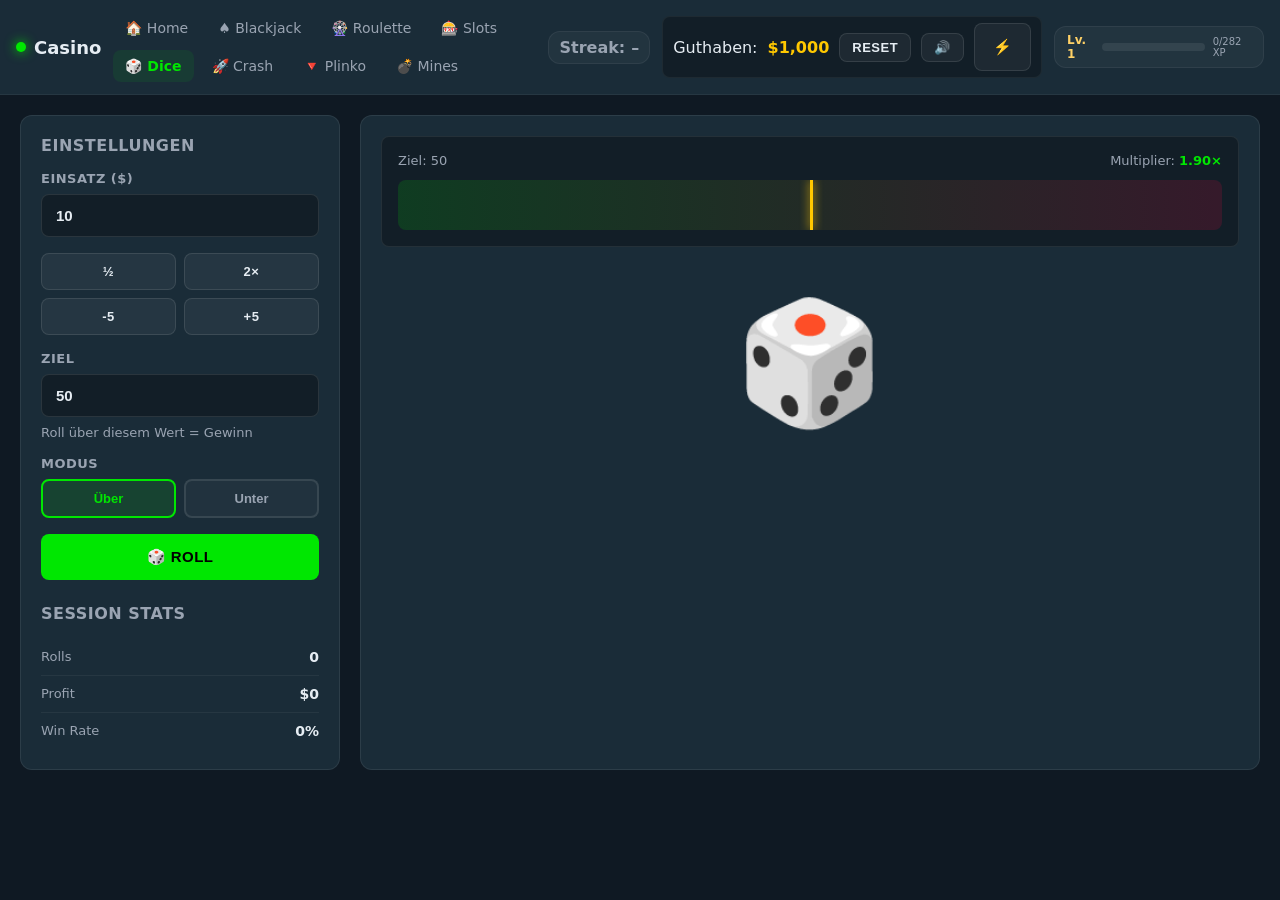
<file: dice.html>
<!DOCTYPE html>
<html lang="de">
<head>
  <meta charset="UTF-8" />
  <meta name="viewport" content="width=device-width, initial-scale=1.0" />
  <title>Dice - Casino</title>
  <style>
    :root { --bg:#0f1923; --panel:#1a2c38; --muted:#9aa4b2; --text:#e6edf3; --accent:#00e701; --accent-2:#00b929; --danger:#ff003f; --ok:#00e701; --gold:#ffc800; }
    *{box-sizing:border-box}
    html, body { height: 100%; }
    body { margin:0; font-family: 'Inter', system-ui, -apple-system, Segoe UI, Roboto, Arial, sans-serif; background: #0f1923; color: var(--text); }
    body.reduce-motion * { animation: none !important; transition: none !important; }

    .topbar { display:flex; align-items:center; gap:12px; justify-content:space-between; padding:12px 16px; border-bottom:1px solid rgba(255,255,255,.05); background: #1a2c38; position: sticky; top: 0; backdrop-filter: blur(6px); z-index:100; }
    .brand { font-weight:800; display:flex; align-items:center; gap:8px; font-size:18px; }
    .brand .dot{ width:10px; height:10px; border-radius:50%; background: var(--accent); box-shadow: 0 0 12px var(--accent) }
    .nav { display:flex; gap:6px; flex-wrap:wrap; align-items:center; }
    .nav a { color: var(--muted); text-decoration:none; padding:8px 12px; border-radius:8px; transition: all 0.2s; font-size:14px; font-weight:500; }
    .nav a:hover { background: rgba(255,255,255,.05); color: var(--text); }
    .nav a.active { background: rgba(0,231,1,.08); color: var(--accent); font-weight:700; }
    .balance { display:flex; align-items:center; gap:10px; background: rgba(0,0,0,0.3); border:1px solid rgba(255,255,255,0.05); padding:6px 10px; border-radius:8px; }
    .balance .amount { color: var(--gold); font-weight:800; font-size:16px; }

    main { padding: 20px; display:grid; grid-template-columns: 320px 1fr; gap:20px; position: relative; max-width: 1400px; margin: 0 auto; }
    @media (max-width: 1000px) { main { grid-template-columns: 1fr; } }
    .panel { background: #1a2c38; border:1px solid rgba(255,255,255,0.08); border-radius: 12px; padding: 20px; }
    .panel h3 { margin:0 0 16px 0; font-size:16px; color: var(--muted); font-weight:600; text-transform:uppercase; letter-spacing:0.5px; }
    .controls { display:flex; flex-direction:column; gap: 16px; }
    .control-group { display:flex; flex-direction:column; gap:8px; }
    .control-group label { color: var(--muted); font-size:13px; font-weight:600; text-transform:uppercase; letter-spacing:0.5px; }
    .input { background: rgba(0,0,0,0.3); border:1px solid rgba(255,255,255,0.1); color: var(--text); padding:12px 14px; border-radius:8px; font-size:15px; font-weight:600; transition: all 0.2s; width:100%; }
    .input:focus { outline:none; border-color: var(--accent); background: rgba(0,0,0,0.4); }
    .btn { background: var(--accent); color:#000; border: none; padding: 14px 18px; border-radius:8px; font-weight:700; cursor:pointer; transition: all 0.2s; font-size:15px; text-transform:uppercase; letter-spacing:0.5px; }
    .btn:hover { filter: brightness(1.1); transform: translateY(-1px); }
    .btn:active { transform: translateY(0px); }
    .btn:disabled { opacity:.4; cursor:not-allowed; transform: none; }
    .btn.danger { background: var(--danger); }
    .btn.secondary { background: rgba(255,255,255,0.05); border: 1px solid rgba(255,255,255,.1); color: var(--text); font-size:13px; padding:6px 12px; }
    .btn.secondary:hover { background: rgba(255,255,255,0.08); }
    .btn.ghost { background: rgba(255,255,255,0.05); border: 1px solid rgba(255,255,255,.1); color: var(--text); }
    .btn.ghost:hover { background: rgba(255,255,255,0.08); }
    .muted { color: var(--muted); font-size:13px; }
    .msg { min-height:24px; font-weight:700; font-size:14px; padding:8px; border-radius:6px; text-align:center; }
    .msg.win { background: rgba(0,231,1,.1); color: var(--accent); }
    .msg.lose { background: rgba(255,0,63,.1); color: var(--danger); }

    .quick-bets { display:grid; grid-template-columns: repeat(2, 1fr); gap:8px; }
    .quick-bets .btn { padding:10px; font-size:13px; }
    .option-select { display:flex; gap:8px; }
    .option-btn { flex:1; padding:10px 14px; border-radius:8px; border:2px solid rgba(255,255,255,.1); background:rgba(255,255,255,.03); color:var(--muted); cursor:pointer; font-weight:700; font-size:13px; transition: all 0.2s; text-align:center; }
    .option-btn:hover { background:rgba(255,255,255,.06); }
    .option-btn.active { background:rgba(0,231,1,.12); color: var(--accent); border-color: var(--accent); }
    
    .stats-row { display:flex; justify-content:space-between; padding:10px 0; border-bottom:1px solid rgba(255,255,255,.05); }
    .stats-row:last-child { border-bottom:none; }
    .stats-label { color: var(--muted); font-size:13px; }
    .stats-value { color: var(--text); font-weight:700; font-size:14px; }

    .amount.flash-up { animation: amtUp 750ms ease-out; }
    .amount.flash-down { animation: amtDown 750ms ease-out; }
    @keyframes amtUp { 0%{ color:#fff } 20%{ color:#00e701; transform: scale(1.08) } 100%{ color: var(--gold); transform: scale(1) } }
    @keyframes amtDown { 0%{ color:#fff } 20%{ color:#ff003f; transform: scale(0.96) } 100%{ color: var(--gold); transform: scale(1) } }

    .dice-display { display:flex; justify-content:center; align-items:center; min-height:200px; font-size:120px; user-select:none; }
    .dice-display.rolling { animation: roll 500ms ease-in-out; }
    @keyframes roll { 0%,100%{ transform: rotate(0deg); } 25%{ transform: rotate(90deg); } 50%{ transform: rotate(180deg); } 75%{ transform: rotate(270deg); } }
    
    .threshold-display { background: rgba(0,0,0,0.3); border:1px solid rgba(255,255,255,0.08); border-radius:8px; padding:16px; margin-bottom:16px; }
    .threshold-bar { position:relative; height:50px; background: linear-gradient(90deg, rgba(0,231,1,.15), rgba(255,0,63,.15)); border-radius:8px; overflow:hidden; margin-top:12px; }
    .threshold-line { position:absolute; top:0; bottom:0; width:3px; background: var(--gold); box-shadow:0 0 10px var(--gold); transition: left 0.3s; }
    .result-marker { position:absolute; top:50%; transform:translateY(-50%); width:40px; height:40px; border-radius:50%; background: var(--accent); color:#000; display:flex; align-items:center; justify-content:center; font-weight:800; font-size:18px; border:3px solid #000; box-shadow:0 0 20px var(--accent); transition: left 0.5s ease-out; }
  </style>
</head>
<body>
  <header class="topbar">
    <div class="brand">
      <span class="dot"></span> 
      <span>Casino</span>
    </div>
    <nav class="nav">
      <a href="home.html">🏠 Home</a>
      <a href="index.html">♠️ Blackjack</a>
      <a href="roulette.html">🎡 Roulette</a>
      <a href="slots.html">🎰 Slots</a>
      <a href="dice.html" class="active">🎲 Dice</a>
      <a href="crash.html">🚀 Crash</a>
      <a href="plinko.html">🔻 Plinko</a>
      <a href="mines.html">💣 Mines</a>
    </nav>
    <div class="balance">
      <span>Guthaben:</span>
      <span class="amount" id="bankroll">$1,000</span>
      <button class="btn secondary" id="reset-bank">Reset</button>
      <button class="btn secondary" id="mute-toggle" aria-pressed="false" title="Ton an/aus">🔊</button>
      <button class="btn ghost" id="motion-toggle" title="Animationen reduzieren">⚡</button>
    </div>
  </header>
  <main>
    <aside class="panel">
      <h3>Einstellungen</h3>
      <div class="controls">
        <div class="control-group">
          <label>Einsatz ($)</label>
          <input type="number" id="bet-input" class="input" value="10" min="1" step="1"/>
        </div>
        <div class="quick-bets">
          <button class="btn ghost" data-qb="half">½</button>
          <button class="btn ghost" data-qb="double">2×</button>
          <button class="btn ghost" data-qb="-5">-5</button>
          <button class="btn ghost" data-qb="+5">+5</button>
        </div>
        <div class="control-group">
          <label>Ziel</label>
          <input type="number" id="target-input" class="input" value="50" min="1" max="99" step="1"/>
          <div class="muted">Roll über diesem Wert = Gewinn</div>
        </div>
        <div class="control-group">
          <label>Modus</label>
          <div class="option-select">
            <button class="option-btn active" data-mode="over">Über</button>
            <button class="option-btn" data-mode="under">Unter</button>
          </div>
        </div>
        <button class="btn" id="roll-btn" style="width:100%">🎲 Roll</button>
      </div>
      <div style="margin-top:24px">
        <h3>Session Stats</h3>
        <div class="stats-row">
          <span class="stats-label">Rolls</span>
          <span class="stats-value" id="stat-rolls">0</span>
        </div>
        <div class="stats-row">
          <span class="stats-label">Profit</span>
          <span class="stats-value" id="stat-profit">$0</span>
        </div>
        <div class="stats-row">
          <span class="stats-label">Win Rate</span>
          <span class="stats-value" id="stat-winrate">0%</span>
        </div>
      </div>
    </aside>
    <section class="panel">
      <div class="threshold-display">
        <div style="display:flex; justify-content:space-between; margin-bottom:8px;">
          <span class="muted">Ziel: <span id="display-target">50</span></span>
          <span class="muted">Multiplier: <span style="color:var(--accent); font-weight:700" id="display-mult">2.00×</span></span>
        </div>
        <div class="threshold-bar" id="threshold-bar">
          <div class="threshold-line" id="threshold-line"></div>
          <div class="result-marker" id="result-marker" style="display:none;">0</div>
        </div>
      </div>
      <div class="dice-display" id="dice-display">🎲</div>
      <div class="msg" id="game-msg"></div>
    </section>
  </main>
  <script src="casino-addictive.js"></script>
  <script>
    'use strict';
    const $=(s)=>document.querySelector(s); const $$=(s)=>Array.from(document.querySelectorAll(s)); const fmt=(n)=>`$${Number(n).toLocaleString()}`;
    const BANK_KEY='casino_bankroll_v1'; const START_BANK=1000; let bankroll=loadBank(); const bankrollEl=$('#bankroll');
    const BUS = ('BroadcastChannel' in window) ? new BroadcastChannel('casino_bankroll_bus') : null;
    function loadBank(){ try{ const n=Number(localStorage.getItem(BANK_KEY)); if(Number.isFinite(n)&&n>=0) return Math.floor(n);}catch{} return START_BANK; }
    function saveBank(){ try{ localStorage.setItem(BANK_KEY, String(bankroll)); }catch{} }
    function updateBankEl(){ bankrollEl.textContent = fmt(bankroll); }
    function broadcastBank(){ try{ BUS && BUS.postMessage({ t:'bank', v: bankroll }); }catch{} }
    function credit(delta){ bankroll=Math.max(0, bankroll+delta); updateBankEl(); bankrollEl.classList.remove('flash-up','flash-down'); void bankrollEl.offsetWidth; bankrollEl.classList.add(delta>=0?'flash-up':'flash-down'); saveBank(); broadcastBank(); }
    window.addEventListener('storage', (e)=>{ if(e.key===BANK_KEY){ const n=Number(e.newValue||''); if(Number.isFinite(n)){ bankroll = Math.max(0, Math.floor(n)); updateBankEl(); } } });
    if(BUS){ BUS.addEventListener('message', (ev)=>{ const d=ev.data; if(d && d.t==='bank'){ const n=Number(d.v); if(Number.isFinite(n) && n!==bankroll){ bankroll = Math.max(0, Math.floor(n)); updateBankEl(); } } }); }
    credit(0);
    $('#reset-bank').addEventListener('click', ()=>{ bankroll=START_BANK; credit(0); });
    $('#motion-toggle').addEventListener('click', ()=>{ document.body.classList.toggle('reduce-motion'); });

    const MUTE_KEY='casino_mute_v1'; const MuteBtn=$('#mute-toggle');
    const Sound=(()=>{ let ctx=null; let muted=(function(){ try{ return localStorage.getItem(MUTE_KEY)==='1'; }catch{} return false; })(); function saveMute(){ try{ localStorage.setItem(MUTE_KEY, muted?'1':'0'); }catch{} } function ensure(){ if(!ctx){ const AC=window.AudioContext||window.webkitAudioContext; try{ ctx=new AC(); }catch{} } } function envGain(g){ const gain=ctx.createGain(); gain.gain.value=g; gain.connect(ctx.destination); return gain; } function tone(f=440,d=0.12,t='sine',v=0.05){ if(muted||!ctx) return; const o=ctx.createOscillator(); const g=envGain(v); o.type=t; o.frequency.value=f; o.connect(g); const tt=ctx.currentTime; o.start(tt); o.stop(tt+d); } function click(){ tone(660,0.06,'square',0.03) } function win(){ tone(880,0.1,'sine',0.06); setTimeout(()=>tone(1320,0.12,'sine',0.06),90)} function lose(){ tone(220,0.18,'sawtooth',0.05) } function update(){ MuteBtn.setAttribute('aria-pressed', muted?'true':'false'); MuteBtn.textContent = muted?'🔇':'🔊'; } update(); return { toggle(){ ensure(); muted=!muted; saveMute(); update(); }, play(n){ ensure(); if(muted) return; if(n==='click') click(); else if(n==='win') win(); else if(n==='lose') lose(); } }; })();
    MuteBtn.addEventListener('click', ()=>Sound.toggle());

    // Dice Game Logic
    const betIn=$('#bet-input'), targetIn=$('#target-input'), rollBtn=$('#roll-btn');
    const msg=$('#game-msg'), diceDisplay=$('#dice-display');
    const displayTarget=$('#display-target'), displayMult=$('#display-mult');
    const thresholdLine=$('#threshold-line'), resultMarker=$('#result-marker');
    const statRolls=$('#stat-rolls'), statProfit=$('#stat-profit'), statWinrate=$('#stat-winrate');
    const quickBtns=$$('.quick-bets .btn'), modeBtns=$$('.option-btn[data-mode]');

    let mode='over', sessionRolls=0, sessionWins=0, sessionProfit=0;

    quickBtns.forEach(b=> b.addEventListener('click',()=>{ 
      const k=b.getAttribute('data-qb'); 
      let v=Math.max(1, Number(betIn.value)||0); 
      if(k==='-5') v=Math.max(1, v-5); 
      else if(k==='+5') v+=5; 
      else if(k==='half') v=Math.max(1, Math.floor(v/2)); 
      else if(k==='double') v*=2; 
      v=Math.max(1, Math.min(v, bankroll)); 
      betIn.value=v; 
      Sound.play('click'); 
    }));

    modeBtns.forEach(b=> b.addEventListener('click',()=>{ 
      modeBtns.forEach(x=>x.classList.remove('active')); 
      b.classList.add('active'); 
      mode=b.dataset.mode; 
      updateDisplay();
      Sound.play('click');
    }));

    targetIn.addEventListener('input', updateDisplay);

    function updateDisplay(){
      const target = Math.max(1, Math.min(99, Number(targetIn.value)||50));
      displayTarget.textContent = target;
      const chance = mode==='over' ? (100-target)/100 : target/100;
      const mult = 0.95 / chance;
      displayMult.textContent = mult.toFixed(2)+'×';
      thresholdLine.style.left = target + '%';
    }
    updateDisplay();

    rollBtn.addEventListener('click', ()=>{
      const bet = Math.max(1, Number(betIn.value)||0);
      if(bet>bankroll){ msg.textContent='Zu wenig Guthaben.'; msg.className='msg lose'; return; }
      
      const target = Math.max(1, Math.min(99, Number(targetIn.value)||50));
      const roll = Math.floor(Math.random()*100)+1;
      
      credit(-bet);
      rollBtn.disabled=true;
      msg.textContent='Rolling...';
      msg.className='msg';
      
      diceDisplay.classList.add('rolling');
      resultMarker.style.display='none';
      
      setTimeout(()=>{
        diceDisplay.classList.remove('rolling');
        diceDisplay.textContent = roll;
        
        resultMarker.textContent = roll;
        resultMarker.style.left = roll + '%';
        resultMarker.style.display='flex';
        
        const won = mode==='over' ? roll > target : roll < target;
        sessionRolls++;
        
        if(won){
          const chance = mode==='over' ? (100-target)/100 : target/100;
          const mult = 0.95 / chance;
          const payout = Math.floor(bet * mult);
          const profit = payout - bet;
          
          credit(payout);
          sessionWins++;
          sessionProfit += profit;
          
          msg.textContent = `🎉 Gewinn ${fmt(profit)}! (${mult.toFixed(2)}×)`;
          msg.className='msg win';
          Sound.play('win');
          
          if(window.CasinoAddictive){
            CasinoAddictive.Streak.win(); 
            CasinoAddictive.Level.addXP(profit); 
            CasinoAddictive.Stats.recordWin(payout, profit);
          }
        } else {
          sessionProfit -= bet;
          msg.textContent = `Verlust ${fmt(bet)}`;
          msg.className='msg lose';
          Sound.play('lose');
          
          if(window.CasinoAddictive){
            CasinoAddictive.Streak.lose(); 
            CasinoAddictive.Stats.recordLoss(bet);
          }
        }
        
        if(window.CasinoAddictive){CasinoAddictive.Stats.recordBet(bet);}
        
        statRolls.textContent = sessionRolls;
        statProfit.textContent = fmt(sessionProfit);
        statWinrate.textContent = sessionRolls>0 ? Math.round(sessionWins/sessionRolls*100)+'%' : '0%';
        
        rollBtn.disabled=false;
      }, 600);
    });
  </script>
</body>
</html>
</file>
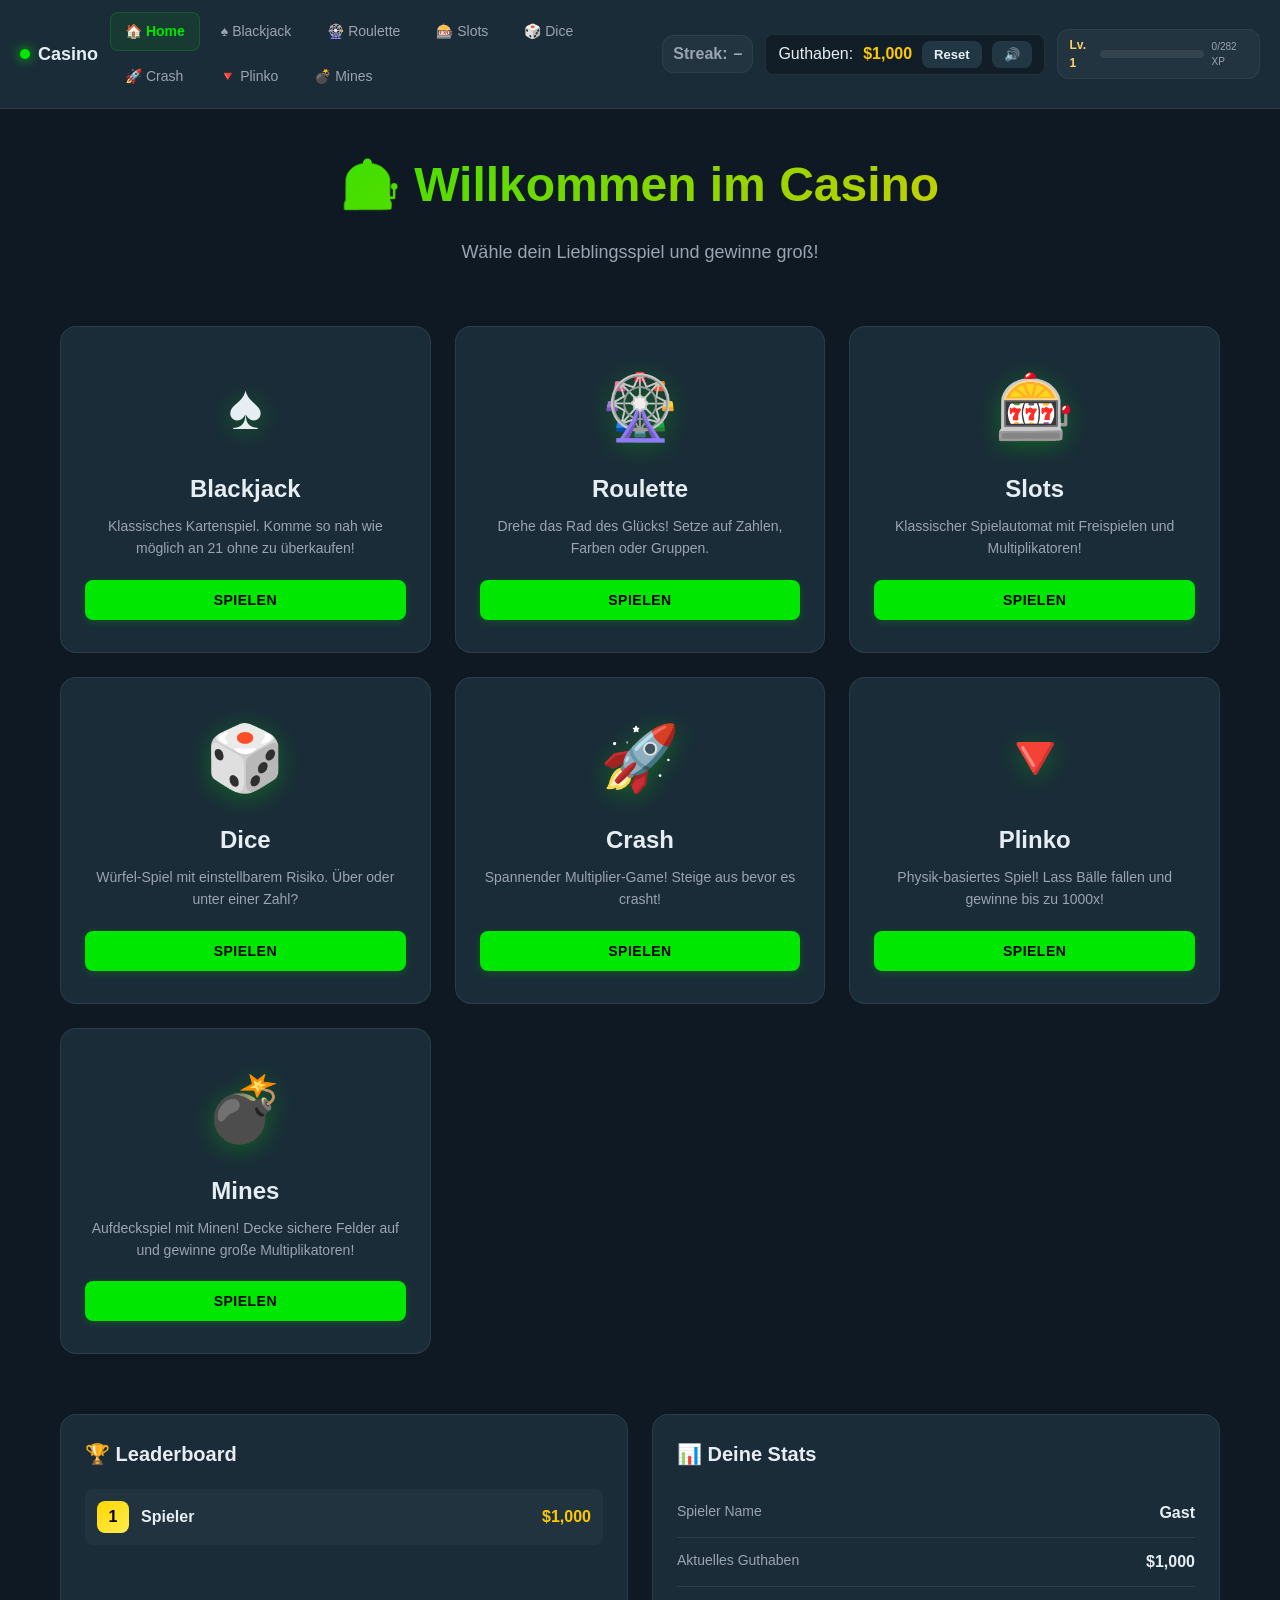
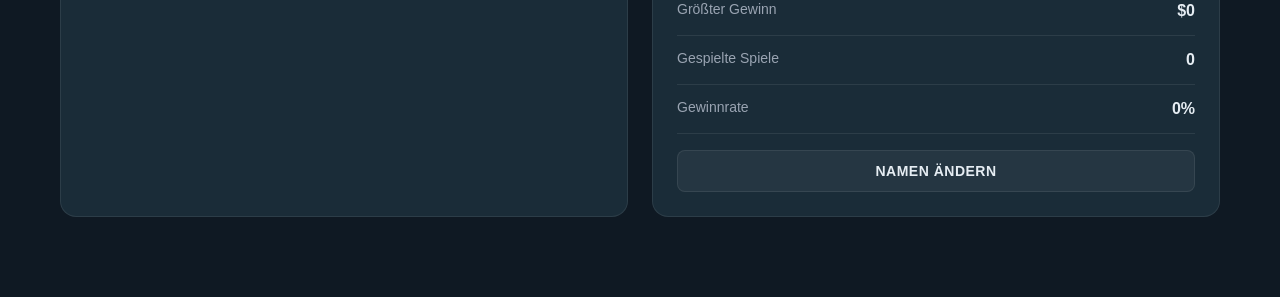
<file: home.html>
<!DOCTYPE html>
<html lang="de">
<head>
  <meta charset="UTF-8" />
  <meta name="viewport" content="width=device-width, initial-scale=1.0" />
  <title>Casino - Home</title>
  <link rel="stylesheet" href="casino-theme.css" />
  <style>
    main { 
      padding: 40px 20px; 
      max-width: 1200px; 
      margin: 0 auto; 
    }

    .hero {
      text-align: center;
      margin-bottom: 60px;
    }

    .hero h1 {
      font-size: 48px;
      margin: 0 0 16px 0;
      background: linear-gradient(135deg, var(--accent), var(--gold));
      -webkit-background-clip: text;
      -webkit-text-fill-color: transparent;
      background-clip: text;
    }

    .hero p {
      color: var(--muted);
      font-size: 18px;
    }

    .games-grid {
      display: grid;
      grid-template-columns: repeat(auto-fit, minmax(280px, 1fr));
      gap: 24px;
      margin-bottom: 60px;
    }

    .game-card {
      background: var(--panel);
      border: 1px solid var(--border);
      border-radius: 16px;
      padding: 32px 24px;
      text-align: center;
      transition: all 0.3s;
      cursor: pointer;
      position: relative;
      overflow: hidden;
    }

    .game-card::before {
      content: '';
      position: absolute;
      top: 0;
      left: 0;
      right: 0;
      height: 4px;
      background: linear-gradient(90deg, var(--accent), var(--gold));
      transform: scaleX(0);
      transition: transform 0.3s;
    }

    .game-card:hover::before {
      transform: scaleX(1);
    }

    .game-card:hover {
      transform: translateY(-8px);
      border-color: var(--accent);
      box-shadow: 0 12px 40px rgba(0,231,1,0.2);
    }

    .game-icon {
      font-size: 64px;
      margin-bottom: 16px;
      display: block;
      filter: drop-shadow(0 4px 12px rgba(0,231,1,0.3));
    }

    .game-card h3 {
      margin: 0 0 8px 0;
      font-size: 24px;
      color: var(--text);
    }

    .game-card p {
      color: var(--muted);
      font-size: 14px;
      margin: 0 0 20px 0;
      line-height: 1.6;
    }

    .game-card .btn {
      width: 100%;
    }

    .stats-section {
      display: grid;
      grid-template-columns: 1fr 1fr;
      gap: 24px;
      margin-bottom: 40px;
    }

    @media (max-width: 768px) {
      .stats-section {
        grid-template-columns: 1fr;
      }
    }

    .leaderboard {
      background: var(--panel);
      border: 1px solid var(--border);
      border-radius: 16px;
      padding: 24px;
    }

    .leaderboard h2 {
      margin: 0 0 20px 0;
      font-size: 20px;
      color: var(--text);
      display: flex;
      align-items: center;
      gap: 8px;
    }

    .leaderboard-item {
      display: flex;
      justify-content: space-between;
      align-items: center;
      padding: 12px;
      background: rgba(255,255,255,0.03);
      border-radius: 8px;
      margin-bottom: 8px;
      transition: all 0.2s;
    }

    .leaderboard-item:hover {
      background: rgba(255,255,255,0.06);
    }

    .leaderboard-rank {
      font-weight: 800;
      width: 32px;
      height: 32px;
      display: grid;
      place-items: center;
      border-radius: 8px;
      background: rgba(0,231,1,0.1);
      color: var(--accent);
    }

    .leaderboard-rank.gold {
      background: linear-gradient(135deg, #ffd700, #ffed4e);
      color: #000;
    }

    .leaderboard-rank.silver {
      background: linear-gradient(135deg, #c0c0c0, #e8e8e8);
      color: #000;
    }

    .leaderboard-rank.bronze {
      background: linear-gradient(135deg, #cd7f32, #d4a76a);
      color: #000;
    }

    .leaderboard-player {
      flex: 1;
      margin-left: 12px;
      font-weight: 600;
    }

    .leaderboard-balance {
      color: var(--gold);
      font-weight: 800;
      font-size: 16px;
    }

    .stats-card {
      background: var(--panel);
      border: 1px solid var(--border);
      border-radius: 16px;
      padding: 24px;
    }

    .stats-card h2 {
      margin: 0 0 20px 0;
      font-size: 20px;
      color: var(--text);
      display: flex;
      align-items: center;
      gap: 8px;
    }

    .stat-row {
      display: flex;
      justify-content: space-between;
      padding: 12px 0;
      border-bottom: 1px solid var(--border);
    }

    .stat-row:last-child {
      border-bottom: none;
    }

    .stat-label {
      color: var(--muted);
      font-size: 14px;
    }

    .stat-value {
      color: var(--text);
      font-weight: 700;
      font-size: 16px;
    }

    .name-prompt {
      position: fixed;
      inset: 0;
      background: rgba(0,0,0,0.8);
      display: none;
      align-items: center;
      justify-content: center;
      z-index: 1000;
      backdrop-filter: blur(8px);
    }

    .name-prompt.active {
      display: flex;
    }

    .name-prompt-content {
      background: var(--panel);
      border: 1px solid var(--border);
      border-radius: 16px;
      padding: 32px;
      max-width: 400px;
      width: 90%;
      text-align: center;
    }

    .name-prompt h3 {
      margin: 0 0 16px 0;
      font-size: 24px;
    }

    .name-prompt p {
      color: var(--muted);
      margin-bottom: 24px;
    }

    .name-prompt input {
      width: 100%;
      margin-bottom: 16px;
    }
  </style>
</head>
<body>
  <header class="topbar">
    <div class="brand">
      <span class="dot"></span> 
      <span>Casino</span>
    </div>
    <nav class="nav">
      <a href="home.html" class="active">🏠 Home</a>
      <a href="index.html">♠️ Blackjack</a>
      <a href="roulette.html">🎡 Roulette</a>
      <a href="slots.html">🎰 Slots</a>
      <a href="dice.html">🎲 Dice</a>
      <a href="crash.html">🚀 Crash</a>
      <a href="plinko.html">🔻 Plinko</a>
      <a href="mines.html">💣 Mines</a>
    </nav>
    <div class="balance">
      <span>Guthaben:</span>
      <span class="amount" id="bankroll">$1,000</span>
      <button class="btn secondary" id="reset-bank">Reset</button>
      <button class="btn secondary" id="mute-toggle" aria-pressed="false" title="Ton an/aus">🔊</button>
    </div>
  </header>

  <main>
    <div class="hero">
      <h1>🎰 Willkommen im Casino</h1>
      <p>Wähle dein Lieblingsspiel und gewinne groß!</p>
    </div>

    <div class="games-grid">
      <div class="game-card" onclick="window.location.href='index.html'">
        <span class="game-icon">♠️</span>
        <h3>Blackjack</h3>
        <p>Klassisches Kartenspiel. Komme so nah wie möglich an 21 ohne zu überkaufen!</p>
        <button class="btn">Spielen</button>
      </div>

      <div class="game-card" onclick="window.location.href='roulette.html'">
        <span class="game-icon">🎡</span>
        <h3>Roulette</h3>
        <p>Drehe das Rad des Glücks! Setze auf Zahlen, Farben oder Gruppen.</p>
        <button class="btn">Spielen</button>
      </div>

      <div class="game-card" onclick="window.location.href='slots.html'">
        <span class="game-icon">🎰</span>
        <h3>Slots</h3>
        <p>Klassischer Spielautomat mit Freispielen und Multiplikatoren!</p>
        <button class="btn">Spielen</button>
      </div>

      <div class="game-card" onclick="window.location.href='dice.html'">
        <span class="game-icon">🎲</span>
        <h3>Dice</h3>
        <p>Würfel-Spiel mit einstellbarem Risiko. Über oder unter einer Zahl?</p>
        <button class="btn">Spielen</button>
      </div>

      <div class="game-card" onclick="window.location.href='crash.html'">
        <span class="game-icon">🚀</span>
        <h3>Crash</h3>
        <p>Spannender Multiplier-Game! Steige aus bevor es crasht!</p>
        <button class="btn">Spielen</button>
      </div>

      <div class="game-card" onclick="window.location.href='plinko.html'">
        <span class="game-icon">🔻</span>
        <h3>Plinko</h3>
        <p>Physik-basiertes Spiel! Lass Bälle fallen und gewinne bis zu 1000x!</p>
        <button class="btn">Spielen</button>
      </div>

      <div class="game-card" onclick="window.location.href='mines.html'">
        <span class="game-icon">💣</span>
        <h3>Mines</h3>
        <p>Aufdeckspiel mit Minen! Decke sichere Felder auf und gewinne große Multiplikatoren!</p>
        <button class="btn">Spielen</button>
      </div>
    </div>

    <div class="stats-section">
      <div class="leaderboard">
        <h2>🏆 Leaderboard</h2>
        <div id="leaderboard-list">
          <div class="leaderboard-item">
            <div class="leaderboard-rank gold">1</div>
            <div class="leaderboard-player">Spieler</div>
            <div class="leaderboard-balance">$1,000</div>
          </div>
        </div>
      </div>

      <div class="stats-card">
        <h2>📊 Deine Stats</h2>
        <div class="stat-row">
          <span class="stat-label">Spieler Name</span>
          <span class="stat-value" id="player-name">Gast</span>
        </div>
        <div class="stat-row">
          <span class="stat-label">Aktuelles Guthaben</span>
          <span class="stat-value" id="stat-balance">$1,000</span>
        </div>
        <div class="stat-row">
          <span class="stat-label">Größter Gewinn</span>
          <span class="stat-value" id="stat-biggest">$0</span>
        </div>
        <div class="stat-row">
          <span class="stat-label">Gespielte Spiele</span>
          <span class="stat-value" id="stat-games">0</span>
        </div>
        <div class="stat-row">
          <span class="stat-label">Gewinnrate</span>
          <span class="stat-value" id="stat-winrate">0%</span>
        </div>
        <button class="btn ghost" onclick="changeName()" style="width:100%; margin-top:16px">Namen ändern</button>
      </div>
    </div>
  </main>

  <div class="name-prompt" id="name-prompt">
    <div class="name-prompt-content">
      <h3>👋 Willkommen!</h3>
      <p>Wie möchtest du genannt werden?</p>
      <input type="text" class="input" id="name-input" placeholder="Dein Name" maxlength="20" />
      <button class="btn" onclick="saveName()">Speichern</button>
    </div>
  </div>

  <script src="casino-addictive.js"></script>
  <script>
    'use strict';
    const fmt = (n) => `$${Number(n).toLocaleString()}`;
    
    // Bankroll
    const BANK_KEY = 'casino_bankroll_v1';
    const PLAYER_KEY = 'casino_player_name';
    const LEADERBOARD_KEY = 'casino_leaderboard_v1';
    const START_BANK = 1000;
    
    let bankroll = loadBank();
    let playerName = loadPlayerName();
    const bankrollEl = document.getElementById('bankroll');
    
    function loadBank() {
      try {
        const n = Number(localStorage.getItem(BANK_KEY));
        if (Number.isFinite(n) && n >= 0) return Math.floor(n);
      } catch {}
      return START_BANK;
    }
    
    function saveBank() {
      try {
        localStorage.setItem(BANK_KEY, String(bankroll));
      } catch {}
    }
    
    function loadPlayerName() {
      try {
        const name = localStorage.getItem(PLAYER_KEY);
        if (name && name.trim()) return name.trim();
      } catch {}
      return null;
    }
    
    function savePlayerName(name) {
      try {
        localStorage.setItem(PLAYER_KEY, name);
      } catch {}
    }
    
    function updateDisplay() {
      bankrollEl.textContent = fmt(bankroll);
      document.getElementById('stat-balance').textContent = fmt(bankroll);
      document.getElementById('player-name').textContent = playerName || 'Gast';
      
      // Update stats from addictive system
      if (window.CasinoAddictive) {
        const stats = CasinoAddictive.Stats.getAll();
        document.getElementById('stat-biggest').textContent = fmt(stats.biggestWin || 0);
        document.getElementById('stat-games').textContent = stats.gamesPlayed || 0;
        const winRate = CasinoAddictive.Stats.getWinRate();
        document.getElementById('stat-winrate').textContent = winRate + '%';
      }
    }
    
    // Leaderboard
    function loadLeaderboard() {
      try {
        const data = localStorage.getItem(LEADERBOARD_KEY);
        if (data) return JSON.parse(data);
      } catch {}
      return [];
    }
    
    function saveLeaderboard(board) {
      try {
        localStorage.setItem(LEADERBOARD_KEY, JSON.stringify(board));
      } catch {}
    }
    
    function updateLeaderboard() {
      let board = loadLeaderboard();
      
      // Update or add current player
      if (playerName) {
        const existingIndex = board.findIndex(p => p.name === playerName);
        if (existingIndex >= 0) {
          board[existingIndex].balance = bankroll;
          board[existingIndex].timestamp = Date.now();
        } else {
          board.push({
            name: playerName,
            balance: bankroll,
            timestamp: Date.now()
          });
        }
      }
      
      // Sort by balance
      board.sort((a, b) => b.balance - a.balance);
      
      // Keep top 10
      board = board.slice(0, 10);
      
      saveLeaderboard(board);
      
      // Render
      const container = document.getElementById('leaderboard-list');
      if (board.length === 0) {
        container.innerHTML = '<div style="text-align:center; color:var(--muted); padding:20px;">Noch keine Einträge</div>';
        return;
      }
      
      container.innerHTML = board.map((player, index) => {
        const rank = index + 1;
        let rankClass = '';
        if (rank === 1) rankClass = 'gold';
        else if (rank === 2) rankClass = 'silver';
        else if (rank === 3) rankClass = 'bronze';
        
        const isCurrentPlayer = player.name === playerName;
        
        return `
          <div class="leaderboard-item" style="${isCurrentPlayer ? 'border: 1px solid var(--accent); background: rgba(0,231,1,0.05);' : ''}">
            <div class="leaderboard-rank ${rankClass}">${rank}</div>
            <div class="leaderboard-player">${player.name}${isCurrentPlayer ? ' (Du)' : ''}</div>
            <div class="leaderboard-balance">${fmt(player.balance)}</div>
          </div>
        `;
      }).join('');
    }
    
    function changeName() {
      document.getElementById('name-prompt').classList.add('active');
      document.getElementById('name-input').value = playerName || '';
      document.getElementById('name-input').focus();
    }
    
    function saveName() {
      const input = document.getElementById('name-input');
      const name = input.value.trim();
      
      if (!name) {
        alert('Bitte gib einen Namen ein!');
        return;
      }
      
      playerName = name;
      savePlayerName(name);
      document.getElementById('name-prompt').classList.remove('active');
      updateDisplay();
      updateLeaderboard();
    }
    
    // Initialize
    updateDisplay();
    updateLeaderboard();
    
    // Show name prompt if first visit
    if (!playerName) {
      setTimeout(() => {
        document.getElementById('name-prompt').classList.add('active');
      }, 500);
    }
    
    // Listen for bankroll changes
    window.addEventListener('storage', (e) => {
      if (e.key === BANK_KEY) {
        const n = Number(e.newValue || '');
        if (Number.isFinite(n)) {
          bankroll = Math.max(0, Math.floor(n));
          updateDisplay();
          updateLeaderboard();
        }
      }
    });
    
    // Reset button
    document.getElementById('reset-bank').addEventListener('click', () => {
      if (confirm('Möchtest du dein Guthaben wirklich zurücksetzen?')) {
        bankroll = START_BANK;
        saveBank();
        updateDisplay();
        updateLeaderboard();
        // Broadcast to other tabs
        try {
          localStorage.setItem(BANK_KEY, String(bankroll));
        } catch {}
      }
    });
    
    // Mute toggle (simple version)
    const muteBtn = document.getElementById('mute-toggle');
    const MUTE_KEY = 'casino_mute_v1';
    let muted = false;
    try {
      muted = localStorage.getItem(MUTE_KEY) === '1';
    } catch {}
    muteBtn.textContent = muted ? '🔇' : '🔊';
    muteBtn.addEventListener('click', () => {
      muted = !muted;
      muteBtn.textContent = muted ? '🔇' : '🔊';
      try {
        localStorage.setItem(MUTE_KEY, muted ? '1' : '0');
      } catch {}
    });
    
    // Enter key for name input
    document.getElementById('name-input').addEventListener('keypress', (e) => {
      if (e.key === 'Enter') saveName();
    });
    
    // Update leaderboard periodically
    setInterval(updateLeaderboard, 5000);
  </script>
</body>
</html>
</file>
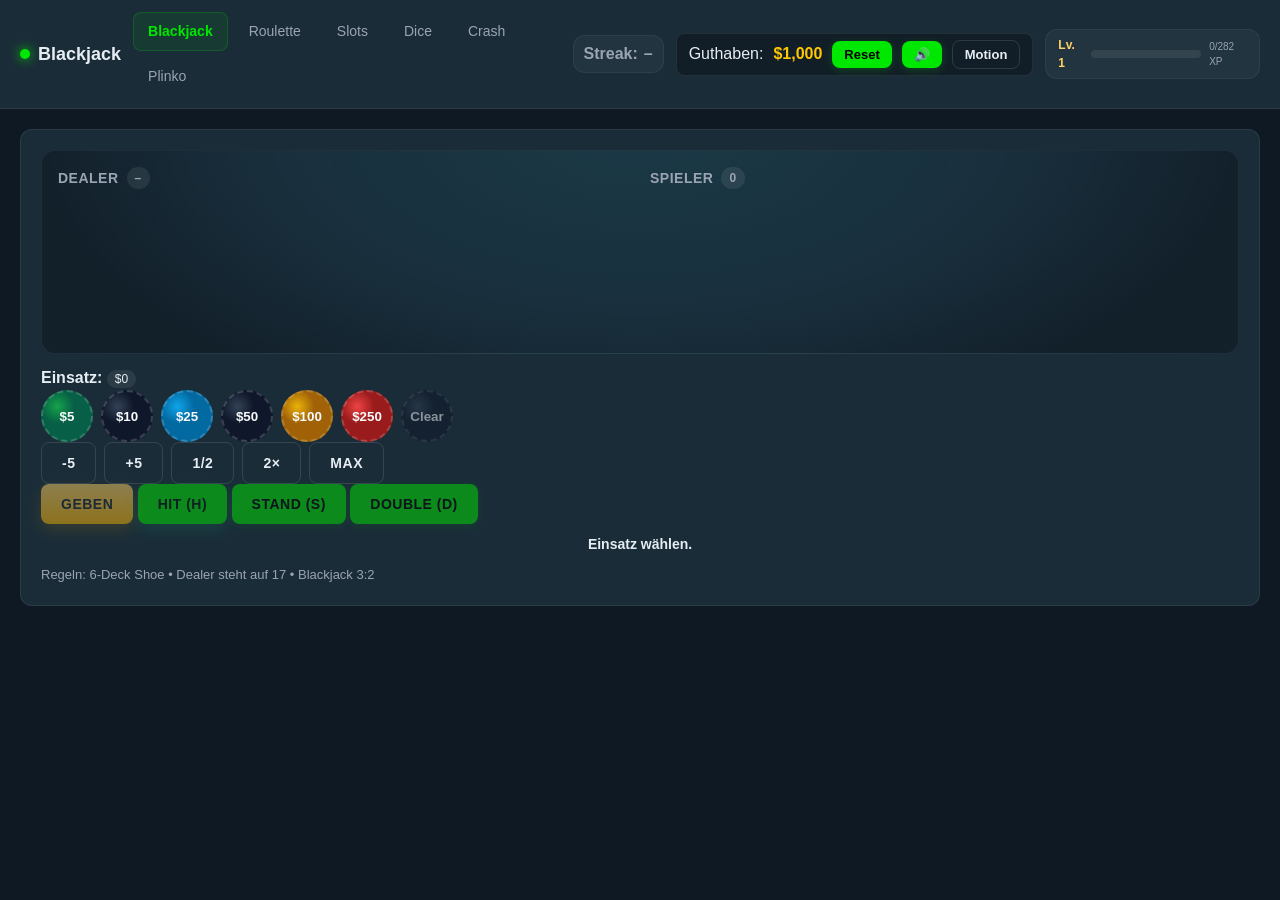
<file: index.backup.html>
<!DOCTYPE h
      /* Blackjack specific styles */
      :root {
        --card: #ffffff;
        --card-edge: #d1d5db;
      }
      
      .controls { display:flex; gap: 10px; flex-wrap: wrap; align-items: center; }

      .table { background: radial-gradient(400px 250px at 50% 100%, rgba(0,231,1,.05), transparent 60%), #1a2c38; padding: 20px; border-radius: 16px; border:1px solid var(--border); min-height: 300px; display:flex; flex-direction:column; gap:20px; align-items:center; justify-content:space-around }
      .hand { display:flex; gap:8px; flex-wrap:wrap; justify-content:center; min-height:100px; align-items:flex-start; }l>
<html lang="de">
  <head>
    <meta charset="UTF-8" />
    <meta name="viewport" content="width=device-width, initial-scale=1.0" />
    <title>Blackjack</title>
    <link rel="stylesheet" href="casino-theme.css" />
    <style>
      .grid { display:grid; gap:16px; }
      .two { grid-template-columns: 1fr 1fr; }
      @media (max-width: 900px){ .two{grid-template-columns:1fr} }
      .btn:hover { filter: brightness(1.06) }
      .btn:disabled { opacity: .5; cursor: not-allowed; }
      .btn.ok { background: var(--ok); color: #00150d; box-shadow: 0 6px 16px rgba(16,185,129,.3) }
      .btn.danger { background: var(--danger); color: #180000; box-shadow: 0 6px 16px rgba(239,68,68,.3) }
      .btn.gold { background: linear-gradient(180deg, #ffd166, #ffb703); color: #1f2937; box-shadow: 0 6px 16px rgba(255,183,3,.25) }
      .btn.ghost { background: transparent; border: 1px solid rgba(255,255,255,.12); color: var(--text); }
      .muted { color: var(--muted); }
      .msg { min-height: 20px; font-weight: 700; }

      /* Blackjack layout polish */
      .bj-felt { padding: 16px; border-radius: 14px; background:
        radial-gradient(600px 300px at 50% -10%, rgba(34,211,238,.08), rgba(14,165,233,.03) 60%, rgba(8,16,24,.4));
        border: 1px solid rgba(255,255,255,0.06);
        display:grid; grid-template-columns: 1fr 1fr; gap:20px;
      }
      .bj-felt h3 { margin: 0 0 8px 0; display:flex; align-items:center; gap:8px }

      .chips { display:flex; gap:8px; flex-wrap: wrap; align-items:center; }
      .chip { min-width:52px; height:52px; border-radius:50%; border:2px dashed rgba(255,255,255,.18); background: radial-gradient(35% 35% at 30% 30%, #334155, #0f172a); color:#f8fafc; display:grid; place-items:center; font-weight:800; cursor:pointer; }
      .chip[data-bjchip="5"] { background: radial-gradient(35% 35% at 30% 30%, #16a34a, #065f46); }
      .chip[data-bjchip="25"] { background: radial-gradient(35% 35% at 30% 30%, #0ea5e9, #0369a1); }
      .chip[data-bjchip="100"] { background: radial-gradient(35% 35% at 30% 30%, #eab308, #a16207); }
      .chip[data-bjchip="250"] { background: radial-gradient(35% 35% at 30% 30%, #ef4444, #991b1b); }
      .chip:disabled { opacity:.5; cursor:not-allowed }

      .bet-quick { display:flex; gap:8px; flex-wrap:wrap; align-items:center; }

      /* Cards */
      .cards { display:flex; gap:12px; align-items:center; flex-wrap: wrap; min-height: 140px; }
      .card { width: 86px; height: 120px; background: var(--card); color: #111827; border: 1px solid var(--card-edge); border-radius: 12px; box-shadow: 0 6px 20px rgba(0,0,0,0.35); display:grid; grid-template-rows:auto 1fr auto; padding:8px; font-weight:700 }
      .card.back { background: repeating-linear-gradient(45deg, #0ea5e9 0 8px, #0369a1 8px 16px); border-color:#0ea5e9 }
      .pips{font-size:14px; display:flex; align-items:center; justify-content:space-between}
      .suit{font-size:16px}
      .center{align-self:center; justify-self:center; font-size:24px}
      .red{ color:#b91c1c }

      /* Animations */
      @keyframes slideInCard { from { transform: translateY(-24px) scale(0.96); opacity: 0; } to { transform: translateY(0) scale(1); opacity: 1; } }
      .card.slide-in { animation: slideInCard 300ms ease-out both; }
      @keyframes flipIn { from { transform: rotateY(90deg); opacity: .6; } to { transform: rotateY(0deg); opacity: 1; } }
      .card.flip-in { transform-style: preserve-3d; animation: flipIn 280ms ease-out both; }
      @keyframes popIn { 0%{ transform: scale(.8); opacity:.2 } 60%{ transform: scale(1.08); opacity:1 } 100%{ transform: scale(1) } }
      .pop { animation: popIn 350ms ease-out; }
      @keyframes shake { 0%,100%{ transform:translateX(0) } 20%{ transform:translateX(-4px) } 40%{ transform:translateX(4px) } 60%{ transform:translateX(-3px) } 80%{ transform:translateX(3px) } }
      .shake { animation: shake 500ms ease-in-out; }
      @keyframes glow { from { box-shadow: 0 0 0 rgba(255,255,255,0)} to { box-shadow: 0 0 24px rgba(255,255,255,.35)} }
      .win { animation: glow 500ms ease-in-out alternate 2; outline: 2px solid rgba(255,255,255,.25); border-color: rgba(255,255,255,.35) }

      /* Bankroll flash feedback */
      .amount.flash-up { animation: amtUp 750ms ease-out; }
      .amount.flash-down { animation: amtDown 750ms ease-out; }
      @keyframes amtUp { 0%{ color:#fff } 20%{ color:#10b981; transform: scale(1.08) } 100%{ color: var(--gold); transform: scale(1) } }
      @keyframes amtDown { 0%{ color:#fff } 20%{ color:#ef4444; transform: scale(0.96) } 100%{ color: var(--gold); transform: scale(1) } }

      /* FX Canvas */
      #fx-canvas { position: absolute; inset: 0; pointer-events: none; }

      .badge { padding:2px 8px; border-radius:999px; background: rgba(255,255,255,0.08); font-size:12px }
    </style>
  </head>
  <body>
    <header class="topbar">
      <div class="brand"><span class="dot"></span> <span>Blackjack</span></div>
      <nav class="nav">
        <a href="index.html" class="active">Blackjack</a>
        <a href="roulette.html">Roulette</a>
        <a href="slots.html">Slots</a>
        <a href="dice.html">Dice</a>
        <a href="crash.html">Crash</a>
        <a href="plinko.html">Plinko</a>
      </nav>
      <div class="balance">
        <span>Guthaben:</span>
        <span class="amount" id="bankroll">$1,000</span>
        <button class="btn" id="reset-bank">Reset</button>
        <button class="btn" id="mute-toggle" aria-pressed="false" title="Ton an/aus">🔊</button>
        <button class="btn ghost" id="motion-toggle" title="Animationen reduzieren">Motion</button>
      </div>
    </header>
    <main>
      <!-- Blackjack only -->
      <section class="panel" id="game-blackjack">
        <div class="bj-felt">
          <div>
            <h3>Dealer <span class="badge" id="bj-dealer-score">–</span></h3>
            <div class="cards" id="bj-dealer-cards"></div>
          </div>
          <div>
            <h3>Spieler <span class="badge" id="bj-player-score">–</span></h3>
            <div class="cards" id="bj-player-cards"></div>
          </div>
        </div>
        <div class="controls" style="margin-top:12px">
          <strong>Einsatz:</strong>
          <span id="bj-bet" class="badge">$0</span>
          <div class="chips">
            <button class="chip" data-bjchip="5">$5</button>
            <button class="chip" data-bjchip="10">$10</button>
            <button class="chip" data-bjchip="25">$25</button>
            <button class="chip" data-bjchip="50">$50</button>
            <button class="chip" data-bjchip="100">$100</button>
            <button class="chip" data-bjchip="250">$250</button>
            <button class="chip" id="bj-clear">Clear</button>
          </div>
          <div class="bet-quick">
            <button class="btn ghost" id="bj-bet-minus">-5</button>
            <button class="btn ghost" id="bj-bet-plus">+5</button>
            <button class="btn ghost" id="bj-bet-half">1/2</button>
            <button class="btn ghost" id="bj-bet-double">2×</button>
            <button class="btn ghost" id="bj-bet-max">Max</button>
          </div>
          <button class="btn gold" id="bj-deal">Geben</button>
          <button class="btn ok" id="bj-hit" disabled>Hit (H)</button>
          <button class="btn" id="bj-stand" disabled>Stand (S)</button>
          <button class="btn" id="bj-double" disabled>Double (D)</button>
          <button class="btn" id="bj-new" style="display:none">Neue Runde</button>
        </div>
        <div class="msg" id="bj-msg"></div>
        <div class="muted">Regeln: 6-Deck Shoe • Dealer steht auf 17 • Blackjack 3:2</div>
      </section>
      <canvas id="fx-canvas"></canvas>
    </main>

    <script src="casino-addictive.js"></script>
    <script>
      'use strict';
      // Generic helpers
      const $ = (s) => document.querySelector(s);
      const $$ = (s) => Array.from(document.querySelectorAll(s));
      const fmt = (n) => `$${Number(n).toLocaleString()}`;

      // Bankroll (global)
  const BANK_KEY = 'casino_bankroll_v1';
  const START_BANK = 1000;
  let bankroll = loadBank();
  const bankrollEl = $('#bankroll');
  const BUS = ('BroadcastChannel' in window) ? new BroadcastChannel('casino_bankroll_bus') : null;
  function loadBank(){ try{ const n = Number(localStorage.getItem(BANK_KEY)); if(Number.isFinite(n) && n>=0) return Math.floor(n);}catch{} return START_BANK; }
  function saveBank(){ try{ localStorage.setItem(BANK_KEY, String(bankroll)); }catch{} }
  function updateBankEl(){ bankrollEl.textContent = fmt(bankroll); }
  function broadcastBank(){ try{ BUS && BUS.postMessage({ t:'bank', v: bankroll }); }catch{} }
  function credit(delta){ bankroll = Math.max(0, bankroll + delta); updateBankEl(); bankrollEl.classList.remove('flash-up','flash-down'); void bankrollEl.offsetWidth; bankrollEl.classList.add(delta>=0?'flash-up':'flash-down'); saveBank(); broadcastBank(); }
  window.addEventListener('storage', (e)=>{ if(e.key===BANK_KEY){ const n=Number(e.newValue||''); if(Number.isFinite(n)){ bankroll = Math.max(0, Math.floor(n)); updateBankEl(); } } });
  if(BUS){ BUS.addEventListener('message', (ev)=>{ const d=ev.data; if(d && d.t==='bank'){ const n=Number(d.v); if(Number.isFinite(n) && n!==bankroll){ bankroll = Math.max(0, Math.floor(n)); updateBankEl(); } } }); }
      credit(0);

      // Header controls
      $('#reset-bank').addEventListener('click', ()=>{ bankroll = START_BANK; credit(0); Sound.play('click'); });
      $('#motion-toggle').addEventListener('click', ()=>{ document.body.classList.toggle('reduce-motion'); });

      // ----------------- Sound Manager -----------------
      const MUTE_KEY = 'casino_mute_v1';
      const MuteBtn = $('#mute-toggle');
      const Sound = (()=>{
        let ctx=null; let muted = (function(){ try{ return localStorage.getItem(MUTE_KEY)==='1'; }catch{} return false; })();
        function saveMute(){ try{ localStorage.setItem(MUTE_KEY, muted?'1':'0'); }catch{} }
        function ensure(){ if(!ctx){ const AC = window.AudioContext||window.webkitAudioContext; try{ ctx=new AC(); }catch{} } }
        function envGain(g){ const gain=ctx.createGain(); gain.gain.value=g; gain.connect(ctx.destination); return gain; }
        function tone(freq=440, dur=0.12, type='sine', vol=0.05){ if(muted||!ctx) return; const o=ctx.createOscillator(); const g=envGain(vol); o.type=type; o.frequency.value=freq; o.connect(g); const t=ctx.currentTime; o.start(t); o.stop(t+dur); }
        function click(){ tone(660, 0.06, 'square', 0.03); }
        function win(){ tone(880,0.1,'sine',0.06); setTimeout(()=>tone(1320,0.12,'sine',0.06), 90); }
        function lose(){ tone(220,0.18,'sawtooth',0.05); }
        function deal(){ tone(520,0.06,'triangle',0.04); }
        function cash(){ tone(740,0.08,'square',0.05); setTimeout(()=>tone(990,0.1,'square',0.05),80); }
        function updateBtn(){ MuteBtn.setAttribute('aria-pressed', muted?'true':'false'); MuteBtn.textContent = muted ? '🔇' : '🔊'; }
        updateBtn();
        return {
          toggle(){ ensure(); muted=!muted; saveMute(); updateBtn(); },
          play(name){ ensure(); if(muted) return; if(name==='click') click(); else if(name==='win') win(); else if(name==='lose') lose(); else if(name==='deal') deal(); else if(name==='cash') cash(); },
          muted(){ return muted; }
        }
      })();
      MuteBtn.addEventListener('click', ()=>Sound.toggle());

      // ----------------- Confetti FX -----------------
      const fxCanvas = $('#fx-canvas');
      const FX = (()=>{
        const ctx = fxCanvas.getContext('2d');
        let particles = []; let running=false; let raf=0;
        function resize(){ const r = fxCanvas.getBoundingClientRect(); fxCanvas.width = Math.floor(r.width*devicePixelRatio); fxCanvas.height = Math.floor(r.height*devicePixelRatio); }
        window.addEventListener('resize', resize); resize();
        function spawn(n=120){ const w=fxCanvas.width, h=fxCanvas.height; for(let i=0;i<n;i++){ particles.push({ x: w/2 + (Math.random()*w/3 - w/6), y: -20*devicePixelRatio, vx: (Math.random()-0.5)*3*devicePixelRatio, vy: (2+Math.random()*2)*devicePixelRatio, g: 0.08*devicePixelRatio, s: (2+Math.random()*3)*devicePixelRatio, c: randColor(), a: 1, rot: Math.random()*Math.PI, vr: (Math.random()-0.5)*0.2 }); } }
        function randColor(){ const cs=['#22d3ee','#0ea5e9','#10b981','#f59e0b','#ef4444','#eab308','#a78bfa','#f472b6']; return cs[Math.floor(Math.random()*cs.length)]; }
        function step(){ if(!running) return; const w=fxCanvas.width, h=fxCanvas.height; ctx.clearRect(0,0,w,h); particles.forEach(p=>{ p.vy+=p.g; p.x+=p.vx; p.y+=p.vy; p.rot+=p.vr; p.a = Math.max(0, p.a-0.005); ctx.save(); ctx.globalAlpha = p.a; ctx.translate(p.x, p.y); ctx.rotate(p.rot); ctx.fillStyle = p.c; ctx.fillRect(-p.s, -p.s/2, p.s*2, p.s); ctx.restore(); }); particles = particles.filter(p=> p.y < h+40 && p.a>0.01); if(particles.length===0){ running=false; cancelAnimationFrame(raf); ctx.clearRect(0,0,w,h); return; } raf = requestAnimationFrame(step); }
        function burst(intensity=1){ resize(); spawn(Math.floor(120*intensity)); if(!running){ running=true; step(); } }
        return { burst };
      })();

      // ----------------- Blackjack -----------------
      const BJ = (()=>{
        const START_DECKS = 6; const MIN_BET = 5; const BJ_PAY = 1.5; const DEALER_HITS_SOFT_17=false;
        let shoe=[]; let state='betting'; let hideHole=true; let doubled=false;
        let bet=0; let wager=0; let player=[], dealer=[];

        const el = {
          dCards: $('#bj-dealer-cards'), pCards: $('#bj-player-cards'),
          dScore: $('#bj-dealer-score'), pScore: $('#bj-player-score'),
          bet: $('#bj-bet'), msg: $('#bj-msg'),
          chips: $$('[data-bjchip]'), clear: $('#bj-clear'),
          deal: $('#bj-deal'), hit: $('#bj-hit'), stand: $('#bj-stand'), dbl: $('#bj-double'), next: $('#bj-new')
        };

        function newShoe(){ shoe=createShoe(START_DECKS); shuffle(shoe); }
        function createShoe(n){ const suits=['♠','♥','♦','♣']; const ranks=['A','2','3','4','5','6','7','8','9','10','J','Q','K']; const S=[]; for(let d=0; d<n; d++){ for(const s of suits){ for(const r of ranks){ S.push({suit:s, rank:r}); } } } return S; }
        function shuffle(a){ for(let i=a.length-1;i>0;i--){ const j=Math.floor(Math.random()*(i+1)); [a[i],a[j]]=[a[j],a[i]]; } }
        function draw(){ if(shoe.length<52) newShoe(); return shoe.pop(); }

        function score(hand){ return detail(hand).total; }
        function detail(hand){ let t=0,a=0; for(const c of hand){ if(c.rank==='A'){t+=11;a++;} else if(['K','Q','J'].includes(c.rank)) t+=10; else t+=Number(c.rank);} while(t>21&&a>0){t-=10;a--;} return {total:t, soft:a>0&&t<=21}; }
        function isBJ(hand){ return hand.length===2 && score(hand)===21; }

        function render(){
          renderHand(el.pCards, player, false);
          el.pScore.textContent = label(player);
          renderHand(el.dCards, dealer, hideHole);
          el.dScore.textContent = hideHole? hiddenLabel(dealer) : label(dealer);
          if(!hideHole){ flipHole(); }
          el.bet.textContent = fmt(bet);
        }
        function label(h){ const {total,soft}=detail(h); return soft&&total<=21?`${total} (soft)`:String(total); }
        function hiddenLabel(h){
          if(h.length===0) return '–';
          if(h.length===1) return `${score([h[0]])} + ?`;
          // show only upcard value + ? (do not show the hole/back card at all)
          const up = score([h[1]]);
          return `${up} + ?`;
        }
        function renderHand(container, hand, hide){
          container.innerHTML='';
          hand.forEach((c,i)=>{
            if(hide && i===0) return; // skip rendering the hole card entirely
            const wrap=document.createElement('div');
            wrap.style.display='inline-block';
            wrap.style.transform=`rotate(${(i - (hand.length-1)/2)*2}deg)`;
            const n = cardEl(c);
            n.classList.add('slide-in');
            wrap.appendChild(n); container.appendChild(wrap);
          });
        }
        function cardEl(c){ const red=(c.suit==='♥'||c.suit==='♦')?'red':''; const el=document.createElement('div'); el.className='card'; el.innerHTML=`<div class="pips"><span class="${red}">${c.rank}</span><span class="suit ${red}">${c.suit}</span></div><div class="center ${red}">${['J','Q','K','A'].includes(c.rank)?c.suit:c.rank}</div><div class="pips" style="opacity:.65"><span class="${red}">${c.suit}</span><span class="${red}">${c.rank}</span></div>`; return el; }
        function flipHole(){ const first = el.dCards.firstElementChild; if(first){ first.classList.add('flip-in'); setTimeout(()=>first.classList.remove('flip-in'), 300); } }

        function setMsg(t){ el.msg.textContent=t||''; }
        const btnMinus = $('#bj-bet-minus'), btnPlus=$('#bj-bet-plus'), btnHalf=$('#bj-bet-half'), btnBetDbl=$('#bj-bet-double'), btnMax=$('#bj-bet-max');
        function setUI(){ const betting=state==='betting'; el.chips.forEach(b=>b.disabled=!betting||bankroll<=0); el.clear.disabled=!betting || bet===0; el.deal.disabled=!betting || bet<MIN_BET || bet>bankroll;
          [btnMinus,btnPlus,btnHalf,btnBetDbl,btnMax].forEach(x=> x.disabled = !betting || bankroll<=0);
          const turn=state==='player'; el.hit.disabled=!turn; el.stand.disabled=!turn; el.dbl.disabled=!turn || doubled || player.length!==2 || bankroll<bet; el.next.style.display = state==='round'?'inline-block':'none'; }
        function setBet(v){ bet = Math.max(0, Math.min(v, bankroll)); render(); setUI(); if(bet>0 && bet<MIN_BET) setMsg('Mindesteinsatz $'+MIN_BET); else setMsg(''); }

        el.chips.forEach(b=> b.addEventListener('click', ()=> setBet(bet + Number(b.dataset.bjchip))));
        el.clear.addEventListener('click', ()=> setBet(0));
        btnMinus.addEventListener('click', ()=> setBet(bet-5));
        btnPlus.addEventListener('click', ()=> setBet(bet+5));
        btnHalf.addEventListener('click', ()=> setBet(Math.floor(bet/2)));
        btnBetDbl.addEventListener('click', ()=> setBet(Math.min(bankroll, bet*2)));
        btnMax.addEventListener('click', ()=> setBet(bankroll));
        el.deal.addEventListener('click', ()=>{
          if(bet<MIN_BET) { setMsg('Mindesteinsatz $'+MIN_BET); return; }
          if(bet>bankroll){ setMsg('Zu wenig Guthaben'); return; }
          state='player'; doubled=false; hideHole=true; wager=bet; credit(-bet); Sound.play('deal');
          if(window.CasinoAddictive){CasinoAddictive.Stats.recordBet(bet);}
          player=[draw(),draw()]; dealer=[draw(),draw()]; render();
          const pBJ=isBJ(player), dBJ=isBJ(dealer);
          if(pBJ||dBJ){ hideHole=false; state='round'; if(pBJ && dBJ){ credit(wager); setMsg('Beide Blackjack – Push.'); } else if(pBJ){ const profit=Math.round(bet*BJ_PAY); credit(Math.round(bet*(1+BJ_PAY))); setMsg('Blackjack! Gewinn '+fmt(profit)); if(window.CasinoAddictive){CasinoAddictive.Streak.win(); CasinoAddictive.Level.addXP(profit); CasinoAddictive.Stats.recordWin(Math.round(bet*(1+BJ_PAY)), profit); if(bet>=100) CasinoAddictive.screenShake(0.8);} } else { setMsg('Dealer Blackjack – Verlust.'); if(window.CasinoAddictive){CasinoAddictive.Streak.lose(); CasinoAddictive.Stats.recordLoss(bet);} }
            render();
            if(pBJ && !dBJ){ Sound.play('win'); FX.burst(1.2); }
            else if(!pBJ && dBJ){ Sound.play('lose'); }
            else { Sound.play('click'); }
            setUI(); return; }
          setMsg('Dein Zug.'); setUI();
        });
        el.hit.addEventListener('click', ()=>{ if(state!=='player') return; player.push(draw()); Sound.play('click'); render(); if(score(player)>21){ state='round'; hideHole=false; setMsg('Bust – Verlust.'); Sound.play('lose'); } setUI(); });
        el.stand.addEventListener('click', ()=>{ if(state!=='player') return; state='dealer'; hideHole=false; Sound.play('click');
          let safe=0; while(true){ const {total,soft}=detail(dealer); const mustHit = total<17 || (DEALER_HITS_SOFT_17 && total===17 && soft); if(!mustHit) break; dealer.push(draw()); if(++safe>20) break; }
          state='round'; const p=score(player), d=score(dealer); 
          if(p>21){ setMsg('Bust – Verlust.'); Sound.play('lose'); if(window.CasinoAddictive){CasinoAddictive.Streak.lose(); CasinoAddictive.Stats.recordLoss(wager);} }
          else if(d>21){ credit(wager*2); const profit=wager; setMsg('Dealer bust – Gewinn '+fmt(wager)); Sound.play('win'); if(wager>=100) FX.burst(1.0); if(window.CasinoAddictive){CasinoAddictive.Streak.win(); CasinoAddictive.Level.addXP(profit); CasinoAddictive.Stats.recordWin(wager*2, profit); if(wager>=200) CasinoAddictive.screenShake(0.6);} }
          else if(p>d){ credit(wager*2); const profit=wager; setMsg('Gewinn '+fmt(wager)); Sound.play('win'); if(wager>=100) FX.burst(0.9); if(window.CasinoAddictive){CasinoAddictive.Streak.win(); CasinoAddictive.Level.addXP(profit); CasinoAddictive.Stats.recordWin(wager*2, profit); if(wager>=200) CasinoAddictive.screenShake(0.5);} }
          else if(p<d){ setMsg('Dealer gewinnt.'); Sound.play('lose'); if(window.CasinoAddictive){CasinoAddictive.Streak.lose(); CasinoAddictive.Stats.recordLoss(wager);} }
          else { credit(wager); setMsg('Push – Einsatz zurück.'); Sound.play('click'); }
          render(); setUI();
        });
        el.dbl.addEventListener('click', ()=>{ if(state!=='player'||doubled||player.length!==2||bankroll<bet) return; doubled=true; wager+=bet; credit(-bet); Sound.play('click'); player.push(draw()); render(); if(score(player)>21){ state='round'; hideHole=false; setMsg('Bust nach Double – Verlust.'); Sound.play('lose'); if(window.CasinoAddictive){CasinoAddictive.Streak.lose(); CasinoAddictive.Stats.recordLoss(wager);} setUI(); return; } el.stand.click(); });
        el.next.addEventListener('click', ()=>{ state='betting'; hideHole=true; doubled=false; player=[]; dealer=[]; wager=0; setMsg('Einsatz wählen.'); render(); setUI(); });
        document.addEventListener('keydown', (e)=>{ if(state==='player'){ const k=e.key.toLowerCase(); if(k==='h') el.hit.click(); if(k==='s') el.stand.click(); if(k==='d') el.dbl.click(); } });

        newShoe(); setBet(0); setMsg('Einsatz wählen.'); render(); setUI();
        return {};
      })();
    </script>
  </body>
</html>
</file>
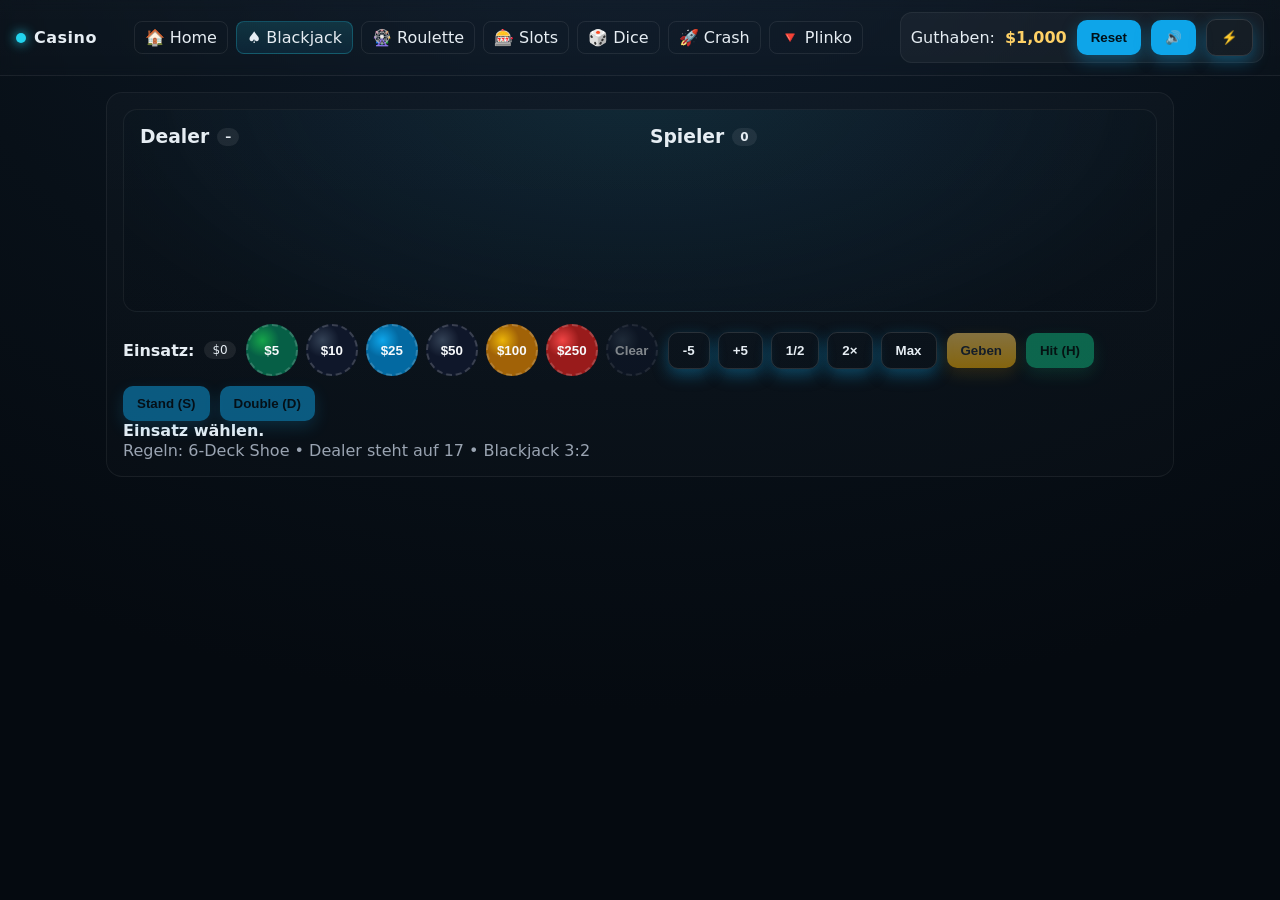
<file: index_old.html>
<!DOCTYPE html>
<html lang="de">
  <head>
    <meta charset="UTF-8" />
    <meta name="viewport" content="width=device-width, initial-scale=1.0" />
    <title>Blackjack</title>
    <style>
      :root {
        --bg: #0a0f12;
        --panel: #0e1520;
        --panel-2: #0b1220;
        --muted: #9aa4b2;
        --text: #e6edf3;
        --accent: #22d3ee;
        --accent-2: #0ea5e9;
        --danger: #ef4444;
        --ok: #10b981;
        --warn: #f59e0b;
        --gold: #ffd166;
        --card: #ffffff;
        --card-edge: #d1d5db;
      }
      *{box-sizing:border-box}
      html, body { height: 100%; }
      body {
        margin: 0;
        font-family: system-ui, -apple-system, Segoe UI, Roboto, Arial, sans-serif;
        background: radial-gradient(1200px 800px at 50% -10%, #0e1b2a, #081018 60%, #050a10 100%);
        color: var(--text);
      }
      body.reduce-motion * { animation: none !important; transition: none !important; }

      .topbar { display:flex; align-items:center; gap:12px; justify-content:space-between; padding: 12px 16px; border-bottom: 1px solid rgba(255,255,255,.06); background: linear-gradient(180deg, rgba(255,255,255,.02), rgba(255,255,255,.01)); position: sticky; top:0; backdrop-filter: blur(6px); }
      .brand { font-weight: 800; letter-spacing: .5px; display:flex; align-items:center; gap:8px }
      .brand .dot { width:10px; height:10px; border-radius:50%; background: var(--accent); box-shadow: 0 0 12px var(--accent); }
      .nav { display:flex; gap:8px; flex-wrap:wrap; align-items:center; }
      .nav a { color: var(--text); text-decoration:none; padding:6px 10px; border-radius:8px; border:1px solid rgba(255,255,255,.08); }
      .nav a:hover { background: rgba(255,255,255,.06); }
      .nav a.active { background: linear-gradient(180deg, rgba(34,211,238,.15), rgba(14,165,233,.1)); border-color: rgba(34,211,238,.25); }
      .balance { display:flex; align-items:center; gap:10px; background: rgba(255,255,255,0.04); border:1px solid rgba(255,255,255,0.06); padding:6px 10px; border-radius:12px; }
      .balance .amount { color: var(--gold); font-weight:800; }

      main { padding: 16px; display: grid; gap: 16px; position: relative; max-width: 1100px; margin: 0 auto; }
      .panel { background: linear-gradient(180deg, rgba(255,255,255,0.02), rgba(255,255,255,0.01)); border:1px solid rgba(255,255,255,0.06); border-radius: 16px; padding: 16px; }
      .grid { display:grid; gap:16px; }
      .two { grid-template-columns: 1fr 1fr; }
      @media (max-width: 900px){ .two{grid-template-columns:1fr} }

      .controls { display:flex; gap: 10px; flex-wrap: wrap; align-items: center; }
      .input { background: rgba(255,255,255,0.04); border: 1px solid rgba(255,255,255,0.12); color: var(--text); padding: 8px 10px; border-radius: 10px; }
      .btn { background: var(--accent-2); color: #001018; border: none; padding: 10px 14px; border-radius: 10px; font-weight: 700; cursor: pointer; box-shadow: 0 6px 16px rgba(14,165,233,.35); }
      .btn:hover { filter: brightness(1.06) }
      .btn:disabled { opacity: .5; cursor: not-allowed; }
      .btn.ok { background: var(--ok); color: #00150d; box-shadow: 0 6px 16px rgba(16,185,129,.3) }
      .btn.danger { background: var(--danger); color: #180000; box-shadow: 0 6px 16px rgba(239,68,68,.3) }
      .btn.gold { background: linear-gradient(180deg, #ffd166, #ffb703); color: #1f2937; box-shadow: 0 6px 16px rgba(255,183,3,.25) }
      .btn.ghost { background: transparent; border: 1px solid rgba(255,255,255,.12); color: var(--text); }
      .muted { color: var(--muted); }
      .msg { min-height: 20px; font-weight: 700; }

      /* Blackjack layout polish */
      .bj-felt { padding: 16px; border-radius: 14px; background:
        radial-gradient(600px 300px at 50% -10%, rgba(34,211,238,.08), rgba(14,165,233,.03) 60%, rgba(8,16,24,.4));
        border: 1px solid rgba(255,255,255,0.06);
        display:grid; grid-template-columns: 1fr 1fr; gap:20px;
      }
      .bj-felt h3 { margin: 0 0 8px 0; display:flex; align-items:center; gap:8px }

      .chips { display:flex; gap:8px; flex-wrap: wrap; align-items:center; }
      .chip { min-width:52px; height:52px; border-radius:50%; border:2px dashed rgba(255,255,255,.18); background: radial-gradient(35% 35% at 30% 30%, #334155, #0f172a); color:#f8fafc; display:grid; place-items:center; font-weight:800; cursor:pointer; }
      .chip[data-bjchip="5"] { background: radial-gradient(35% 35% at 30% 30%, #16a34a, #065f46); }
      .chip[data-bjchip="25"] { background: radial-gradient(35% 35% at 30% 30%, #0ea5e9, #0369a1); }
      .chip[data-bjchip="100"] { background: radial-gradient(35% 35% at 30% 30%, #eab308, #a16207); }
      .chip[data-bjchip="250"] { background: radial-gradient(35% 35% at 30% 30%, #ef4444, #991b1b); }
      .chip:disabled { opacity:.5; cursor:not-allowed }

      .bet-quick { display:flex; gap:8px; flex-wrap:wrap; align-items:center; }

      /* Cards */
      .cards { display:flex; gap:12px; align-items:center; flex-wrap: wrap; min-height: 140px; }
      .card { width: 86px; height: 120px; background: var(--card); color: #111827; border: 1px solid var(--card-edge); border-radius: 12px; box-shadow: 0 6px 20px rgba(0,0,0,0.35); display:grid; grid-template-rows:auto 1fr auto; padding:8px; font-weight:700 }
      .card.back { background: repeating-linear-gradient(45deg, #0ea5e9 0 8px, #0369a1 8px 16px); border-color:#0ea5e9 }
      .pips{font-size:14px; display:flex; align-items:center; justify-content:space-between}
      .suit{font-size:16px}
      .center{align-self:center; justify-self:center; font-size:24px}
      .red{ color:#b91c1c }

      /* Animations */
      @keyframes slideInCard { from { transform: translateY(-24px) scale(0.96); opacity: 0; } to { transform: translateY(0) scale(1); opacity: 1; } }
      .card.slide-in { animation: slideInCard 300ms ease-out both; }
      @keyframes flipIn { from { transform: rotateY(90deg); opacity: .6; } to { transform: rotateY(0deg); opacity: 1; } }
      .card.flip-in { transform-style: preserve-3d; animation: flipIn 280ms ease-out both; }
      @keyframes popIn { 0%{ transform: scale(.8); opacity:.2 } 60%{ transform: scale(1.08); opacity:1 } 100%{ transform: scale(1) } }
      .pop { animation: popIn 350ms ease-out; }
      @keyframes shake { 0%,100%{ transform:translateX(0) } 20%{ transform:translateX(-4px) } 40%{ transform:translateX(4px) } 60%{ transform:translateX(-3px) } 80%{ transform:translateX(3px) } }
      .shake { animation: shake 500ms ease-in-out; }
      @keyframes glow { from { box-shadow: 0 0 0 rgba(255,255,255,0)} to { box-shadow: 0 0 24px rgba(255,255,255,.35)} }
      .win { animation: glow 500ms ease-in-out alternate 2; outline: 2px solid rgba(255,255,255,.25); border-color: rgba(255,255,255,.35) }

      /* Bankroll flash feedback */
      .amount.flash-up { animation: amtUp 750ms ease-out; }
      .amount.flash-down { animation: amtDown 750ms ease-out; }
      @keyframes amtUp { 0%{ color:#fff } 20%{ color:#10b981; transform: scale(1.08) } 100%{ color: var(--gold); transform: scale(1) } }
      @keyframes amtDown { 0%{ color:#fff } 20%{ color:#ef4444; transform: scale(0.96) } 100%{ color: var(--gold); transform: scale(1) } }

      /* FX Canvas */
      #fx-canvas { position: absolute; inset: 0; pointer-events: none; }

      .badge { padding:2px 8px; border-radius:999px; background: rgba(255,255,255,0.08); font-size:12px }
    </style>
  </head>
  <body>
    <header class="topbar">
      <div class="brand">
        <span class="dot"></span> 
        <span>Casino</span>
      </div>
      <nav class="nav">
        <a href="home.html">🏠 Home</a>
        <a href="index.html" class="active">♠️ Blackjack</a>
        <a href="roulette.html">🎡 Roulette</a>
        <a href="slots.html">🎰 Slots</a>
        <a href="dice.html">🎲 Dice</a>
        <a href="crash.html">🚀 Crash</a>
        <a href="plinko.html">🔻 Plinko</a>
      </nav>
      <div class="balance">
        <span>Guthaben:</span>
        <span class="amount" id="bankroll">$1,000</span>
        <button class="btn secondary" id="reset-bank">Reset</button>
        <button class="btn secondary" id="mute-toggle" aria-pressed="false" title="Ton an/aus">🔊</button>
        <button class="btn ghost" id="motion-toggle" title="Animationen reduzieren">⚡</button>
      </div>
    </header>
    <main>
      <!-- Blackjack only -->
      <section class="panel" id="game-blackjack">
        <div class="bj-felt">
          <div>
            <h3>Dealer <span class="badge" id="bj-dealer-score">–</span></h3>
            <div class="cards" id="bj-dealer-cards"></div>
          </div>
          <div>
            <h3>Spieler <span class="badge" id="bj-player-score">–</span></h3>
            <div class="cards" id="bj-player-cards"></div>
          </div>
        </div>
        <div class="controls" style="margin-top:12px">
          <strong>Einsatz:</strong>
          <span id="bj-bet" class="badge">$0</span>
          <div class="chips">
            <button class="chip" data-bjchip="5">$5</button>
            <button class="chip" data-bjchip="10">$10</button>
            <button class="chip" data-bjchip="25">$25</button>
            <button class="chip" data-bjchip="50">$50</button>
            <button class="chip" data-bjchip="100">$100</button>
            <button class="chip" data-bjchip="250">$250</button>
            <button class="chip" id="bj-clear">Clear</button>
          </div>
          <div class="bet-quick">
            <button class="btn ghost" id="bj-bet-minus">-5</button>
            <button class="btn ghost" id="bj-bet-plus">+5</button>
            <button class="btn ghost" id="bj-bet-half">1/2</button>
            <button class="btn ghost" id="bj-bet-double">2×</button>
            <button class="btn ghost" id="bj-bet-max">Max</button>
          </div>
          <button class="btn gold" id="bj-deal">Geben</button>
          <button class="btn ok" id="bj-hit" disabled>Hit (H)</button>
          <button class="btn" id="bj-stand" disabled>Stand (S)</button>
          <button class="btn" id="bj-double" disabled>Double (D)</button>
          <button class="btn" id="bj-new" style="display:none">Neue Runde</button>
        </div>
        <div class="msg" id="bj-msg"></div>
        <div class="muted">Regeln: 6-Deck Shoe • Dealer steht auf 17 • Blackjack 3:2</div>
      </section>
      <canvas id="fx-canvas"></canvas>
    </main>

    <script>
      'use strict';
      // Generic helpers
      const $ = (s) => document.querySelector(s);
      const $$ = (s) => Array.from(document.querySelectorAll(s));
      const fmt = (n) => `$${Number(n).toLocaleString()}`;

      // Bankroll (global)
  const BANK_KEY = 'casino_bankroll_v1';
  const START_BANK = 1000;
  let bankroll = loadBank();
  const bankrollEl = $('#bankroll');
  const BUS = ('BroadcastChannel' in window) ? new BroadcastChannel('casino_bankroll_bus') : null;
  function loadBank(){ try{ const n = Number(localStorage.getItem(BANK_KEY)); if(Number.isFinite(n) && n>=0) return Math.floor(n);}catch{} return START_BANK; }
  function saveBank(){ try{ localStorage.setItem(BANK_KEY, String(bankroll)); }catch{} }
  function updateBankEl(){ bankrollEl.textContent = fmt(bankroll); }
  function broadcastBank(){ try{ BUS && BUS.postMessage({ t:'bank', v: bankroll }); }catch{} }
  function credit(delta){ bankroll = Math.max(0, bankroll + delta); updateBankEl(); bankrollEl.classList.remove('flash-up','flash-down'); void bankrollEl.offsetWidth; bankrollEl.classList.add(delta>=0?'flash-up':'flash-down'); saveBank(); broadcastBank(); }
  window.addEventListener('storage', (e)=>{ if(e.key===BANK_KEY){ const n=Number(e.newValue||''); if(Number.isFinite(n)){ bankroll = Math.max(0, Math.floor(n)); updateBankEl(); } } });
  if(BUS){ BUS.addEventListener('message', (ev)=>{ const d=ev.data; if(d && d.t==='bank'){ const n=Number(d.v); if(Number.isFinite(n) && n!==bankroll){ bankroll = Math.max(0, Math.floor(n)); updateBankEl(); } } }); }
      credit(0);

      // Header controls
      $('#reset-bank').addEventListener('click', ()=>{ bankroll = START_BANK; credit(0); Sound.play('click'); });
      $('#motion-toggle').addEventListener('click', ()=>{ document.body.classList.toggle('reduce-motion'); });

      // ----------------- Sound Manager -----------------
      const MUTE_KEY = 'casino_mute_v1';
      const MuteBtn = $('#mute-toggle');
      const Sound = (()=>{
        let ctx=null; let muted = (function(){ try{ return localStorage.getItem(MUTE_KEY)==='1'; }catch{} return false; })();
        function saveMute(){ try{ localStorage.setItem(MUTE_KEY, muted?'1':'0'); }catch{} }
        function ensure(){ if(!ctx){ const AC = window.AudioContext||window.webkitAudioContext; try{ ctx=new AC(); }catch{} } }
        function envGain(g){ const gain=ctx.createGain(); gain.gain.value=g; gain.connect(ctx.destination); return gain; }
        function tone(freq=440, dur=0.12, type='sine', vol=0.05){ if(muted||!ctx) return; const o=ctx.createOscillator(); const g=envGain(vol); o.type=type; o.frequency.value=freq; o.connect(g); const t=ctx.currentTime; o.start(t); o.stop(t+dur); }
        function click(){ tone(660, 0.06, 'square', 0.03); }
        function win(){ tone(880,0.1,'sine',0.06); setTimeout(()=>tone(1320,0.12,'sine',0.06), 90); }
        function lose(){ tone(220,0.18,'sawtooth',0.05); }
        function deal(){ tone(520,0.06,'triangle',0.04); }
        function cash(){ tone(740,0.08,'square',0.05); setTimeout(()=>tone(990,0.1,'square',0.05),80); }
        function updateBtn(){ MuteBtn.setAttribute('aria-pressed', muted?'true':'false'); MuteBtn.textContent = muted ? '🔇' : '🔊'; }
        updateBtn();
        return {
          toggle(){ ensure(); muted=!muted; saveMute(); updateBtn(); },
          play(name){ ensure(); if(muted) return; if(name==='click') click(); else if(name==='win') win(); else if(name==='lose') lose(); else if(name==='deal') deal(); else if(name==='cash') cash(); },
          muted(){ return muted; }
        }
      })();
      MuteBtn.addEventListener('click', ()=>Sound.toggle());

      // ----------------- Confetti FX -----------------
      const fxCanvas = $('#fx-canvas');
      const FX = (()=>{
        const ctx = fxCanvas.getContext('2d');
        let particles = []; let running=false; let raf=0;
        function resize(){ const r = fxCanvas.getBoundingClientRect(); fxCanvas.width = Math.floor(r.width*devicePixelRatio); fxCanvas.height = Math.floor(r.height*devicePixelRatio); }
        window.addEventListener('resize', resize); resize();
        function spawn(n=120){ const w=fxCanvas.width, h=fxCanvas.height; for(let i=0;i<n;i++){ particles.push({ x: w/2 + (Math.random()*w/3 - w/6), y: -20*devicePixelRatio, vx: (Math.random()-0.5)*3*devicePixelRatio, vy: (2+Math.random()*2)*devicePixelRatio, g: 0.08*devicePixelRatio, s: (2+Math.random()*3)*devicePixelRatio, c: randColor(), a: 1, rot: Math.random()*Math.PI, vr: (Math.random()-0.5)*0.2 }); } }
        function randColor(){ const cs=['#22d3ee','#0ea5e9','#10b981','#f59e0b','#ef4444','#eab308','#a78bfa','#f472b6']; return cs[Math.floor(Math.random()*cs.length)]; }
        function step(){ if(!running) return; const w=fxCanvas.width, h=fxCanvas.height; ctx.clearRect(0,0,w,h); particles.forEach(p=>{ p.vy+=p.g; p.x+=p.vx; p.y+=p.vy; p.rot+=p.vr; p.a = Math.max(0, p.a-0.005); ctx.save(); ctx.globalAlpha = p.a; ctx.translate(p.x, p.y); ctx.rotate(p.rot); ctx.fillStyle = p.c; ctx.fillRect(-p.s, -p.s/2, p.s*2, p.s); ctx.restore(); }); particles = particles.filter(p=> p.y < h+40 && p.a>0.01); if(particles.length===0){ running=false; cancelAnimationFrame(raf); ctx.clearRect(0,0,w,h); return; } raf = requestAnimationFrame(step); }
        function burst(intensity=1){ resize(); spawn(Math.floor(120*intensity)); if(!running){ running=true; step(); } }
        return { burst };
      })();

      // ----------------- Blackjack -----------------
      const BJ = (()=>{
        const START_DECKS = 6; const MIN_BET = 5; const BJ_PAY = 1.5; const DEALER_HITS_SOFT_17=false;
        let shoe=[]; let state='betting'; let hideHole=true; let doubled=false;
        let bet=0; let wager=0; let player=[], dealer=[];

        const el = {
          dCards: $('#bj-dealer-cards'), pCards: $('#bj-player-cards'),
          dScore: $('#bj-dealer-score'), pScore: $('#bj-player-score'),
          bet: $('#bj-bet'), msg: $('#bj-msg'),
          chips: $$('[data-bjchip]'), clear: $('#bj-clear'),
          deal: $('#bj-deal'), hit: $('#bj-hit'), stand: $('#bj-stand'), dbl: $('#bj-double'), next: $('#bj-new')
        };

        function newShoe(){ shoe=createShoe(START_DECKS); shuffle(shoe); }
        function createShoe(n){ const suits=['♠','♥','♦','♣']; const ranks=['A','2','3','4','5','6','7','8','9','10','J','Q','K']; const S=[]; for(let d=0; d<n; d++){ for(const s of suits){ for(const r of ranks){ S.push({suit:s, rank:r}); } } } return S; }
        function shuffle(a){ for(let i=a.length-1;i>0;i--){ const j=Math.floor(Math.random()*(i+1)); [a[i],a[j]]=[a[j],a[i]]; } }
        function draw(){ if(shoe.length<52) newShoe(); return shoe.pop(); }

        function score(hand){ return detail(hand).total; }
        function detail(hand){ let t=0,a=0; for(const c of hand){ if(c.rank==='A'){t+=11;a++;} else if(['K','Q','J'].includes(c.rank)) t+=10; else t+=Number(c.rank);} while(t>21&&a>0){t-=10;a--;} return {total:t, soft:a>0&&t<=21}; }
        function isBJ(hand){ return hand.length===2 && score(hand)===21; }

        function render(){
          renderHand(el.pCards, player, false);
          el.pScore.textContent = label(player);
          renderHand(el.dCards, dealer, hideHole);
          el.dScore.textContent = hideHole? hiddenLabel(dealer) : label(dealer);
          if(!hideHole){ flipHole(); }
          el.bet.textContent = fmt(bet);
        }
        function label(h){ const {total,soft}=detail(h); return soft&&total<=21?`${total} (soft)`:String(total); }
        function hiddenLabel(h){
          if(h.length===0) return '–';
          if(h.length===1) return `${score([h[0]])} + ?`;
          // show only upcard value + ? (do not show the hole/back card at all)
          const up = score([h[1]]);
          return `${up} + ?`;
        }
        function renderHand(container, hand, hide){
          container.innerHTML='';
          hand.forEach((c,i)=>{
            if(hide && i===0) return; // skip rendering the hole card entirely
            const wrap=document.createElement('div');
            wrap.style.display='inline-block';
            wrap.style.transform=`rotate(${(i - (hand.length-1)/2)*2}deg)`;
            const n = cardEl(c);
            n.classList.add('slide-in');
            wrap.appendChild(n); container.appendChild(wrap);
          });
        }
        function cardEl(c){ const red=(c.suit==='♥'||c.suit==='♦')?'red':''; const el=document.createElement('div'); el.className='card'; el.innerHTML=`<div class="pips"><span class="${red}">${c.rank}</span><span class="suit ${red}">${c.suit}</span></div><div class="center ${red}">${['J','Q','K','A'].includes(c.rank)?c.suit:c.rank}</div><div class="pips" style="opacity:.65"><span class="${red}">${c.suit}</span><span class="${red}">${c.rank}</span></div>`; return el; }
        function flipHole(){ const first = el.dCards.firstElementChild; if(first){ first.classList.add('flip-in'); setTimeout(()=>first.classList.remove('flip-in'), 300); } }

        function setMsg(t){ el.msg.textContent=t||''; }
        const btnMinus = $('#bj-bet-minus'), btnPlus=$('#bj-bet-plus'), btnHalf=$('#bj-bet-half'), btnBetDbl=$('#bj-bet-double'), btnMax=$('#bj-bet-max');
        function setUI(){ const betting=state==='betting'; el.chips.forEach(b=>b.disabled=!betting||bankroll<=0); el.clear.disabled=!betting || bet===0; el.deal.disabled=!betting || bet<MIN_BET || bet>bankroll;
          [btnMinus,btnPlus,btnHalf,btnBetDbl,btnMax].forEach(x=> x.disabled = !betting || bankroll<=0);
          const turn=state==='player'; el.hit.disabled=!turn; el.stand.disabled=!turn; el.dbl.disabled=!turn || doubled || player.length!==2 || bankroll<bet; el.next.style.display = state==='round'?'inline-block':'none'; }
        function setBet(v){ bet = Math.max(0, Math.min(v, bankroll)); render(); setUI(); if(bet>0 && bet<MIN_BET) setMsg('Mindesteinsatz $'+MIN_BET); else setMsg(''); }

        el.chips.forEach(b=> b.addEventListener('click', ()=> setBet(bet + Number(b.dataset.bjchip))));
        el.clear.addEventListener('click', ()=> setBet(0));
        btnMinus.addEventListener('click', ()=> setBet(bet-5));
        btnPlus.addEventListener('click', ()=> setBet(bet+5));
        btnHalf.addEventListener('click', ()=> setBet(Math.floor(bet/2)));
        btnBetDbl.addEventListener('click', ()=> setBet(Math.min(bankroll, bet*2)));
        btnMax.addEventListener('click', ()=> setBet(bankroll));
        el.deal.addEventListener('click', ()=>{
          if(bet<MIN_BET) { setMsg('Mindesteinsatz $'+MIN_BET); return; }
          if(bet>bankroll){ setMsg('Zu wenig Guthaben'); return; }
          state='player'; doubled=false; hideHole=true; wager=bet; credit(-bet); Sound.play('deal');
          player=[draw(),draw()]; dealer=[draw(),draw()]; render();
          const pBJ=isBJ(player), dBJ=isBJ(dealer);
          if(pBJ||dBJ){ hideHole=false; state='round'; if(pBJ && dBJ){ credit(wager); setMsg('Beide Blackjack – Push.'); } else if(pBJ){ credit(Math.round(bet*(1+BJ_PAY))); setMsg('Blackjack! Gewinn '+fmt(Math.round(bet*BJ_PAY))); } else { setMsg('Dealer Blackjack – Verlust.'); }
            render();
            if(pBJ && !dBJ){ Sound.play('win'); FX.burst(1.2); }
            else if(!pBJ && dBJ){ Sound.play('lose'); }
            else { Sound.play('click'); }
            setUI(); return; }
          setMsg('Dein Zug.'); setUI();
        });
        el.hit.addEventListener('click', ()=>{ if(state!=='player') return; player.push(draw()); Sound.play('click'); render(); if(score(player)>21){ state='round'; hideHole=false; setMsg('Bust – Verlust.'); Sound.play('lose'); } setUI(); });
        el.stand.addEventListener('click', ()=>{ if(state!=='player') return; state='dealer'; hideHole=false; Sound.play('click');
          let safe=0; while(true){ const {total,soft}=detail(dealer); const mustHit = total<17 || (DEALER_HITS_SOFT_17 && total===17 && soft); if(!mustHit) break; dealer.push(draw()); if(++safe>20) break; }
          state='round'; const p=score(player), d=score(dealer); if(p>21){ setMsg('Bust – Verlust.'); Sound.play('lose'); }
          else if(d>21){ credit(wager*2); setMsg('Dealer bust – Gewinn '+fmt(wager)); Sound.play('win'); if(wager>=100) FX.burst(1.0); }
          else if(p>d){ credit(wager*2); setMsg('Gewinn '+fmt(wager)); Sound.play('win'); if(wager>=100) FX.burst(0.9); }
          else if(p<d){ setMsg('Dealer gewinnt.'); Sound.play('lose'); }
          else { credit(wager); setMsg('Push – Einsatz zurück.'); Sound.play('click'); }
          render(); setUI();
        });
        el.dbl.addEventListener('click', ()=>{ if(state!=='player'||doubled||player.length!==2||bankroll<bet) return; doubled=true; wager+=bet; credit(-bet); Sound.play('click'); player.push(draw()); render(); if(score(player)>21){ state='round'; hideHole=false; setMsg('Bust nach Double – Verlust.'); Sound.play('lose'); setUI(); return; } el.stand.click(); });
        el.next.addEventListener('click', ()=>{ state='betting'; hideHole=true; doubled=false; player=[]; dealer=[]; wager=0; setMsg('Einsatz wählen.'); render(); setUI(); });
        document.addEventListener('keydown', (e)=>{ if(state==='player'){ const k=e.key.toLowerCase(); if(k==='h') el.hit.click(); if(k==='s') el.stand.click(); if(k==='d') el.dbl.click(); } });

        newShoe(); setBet(0); setMsg('Einsatz wählen.'); render(); setUI();
        return {};
      })();
    </script>
  </body>
</html>
</file>
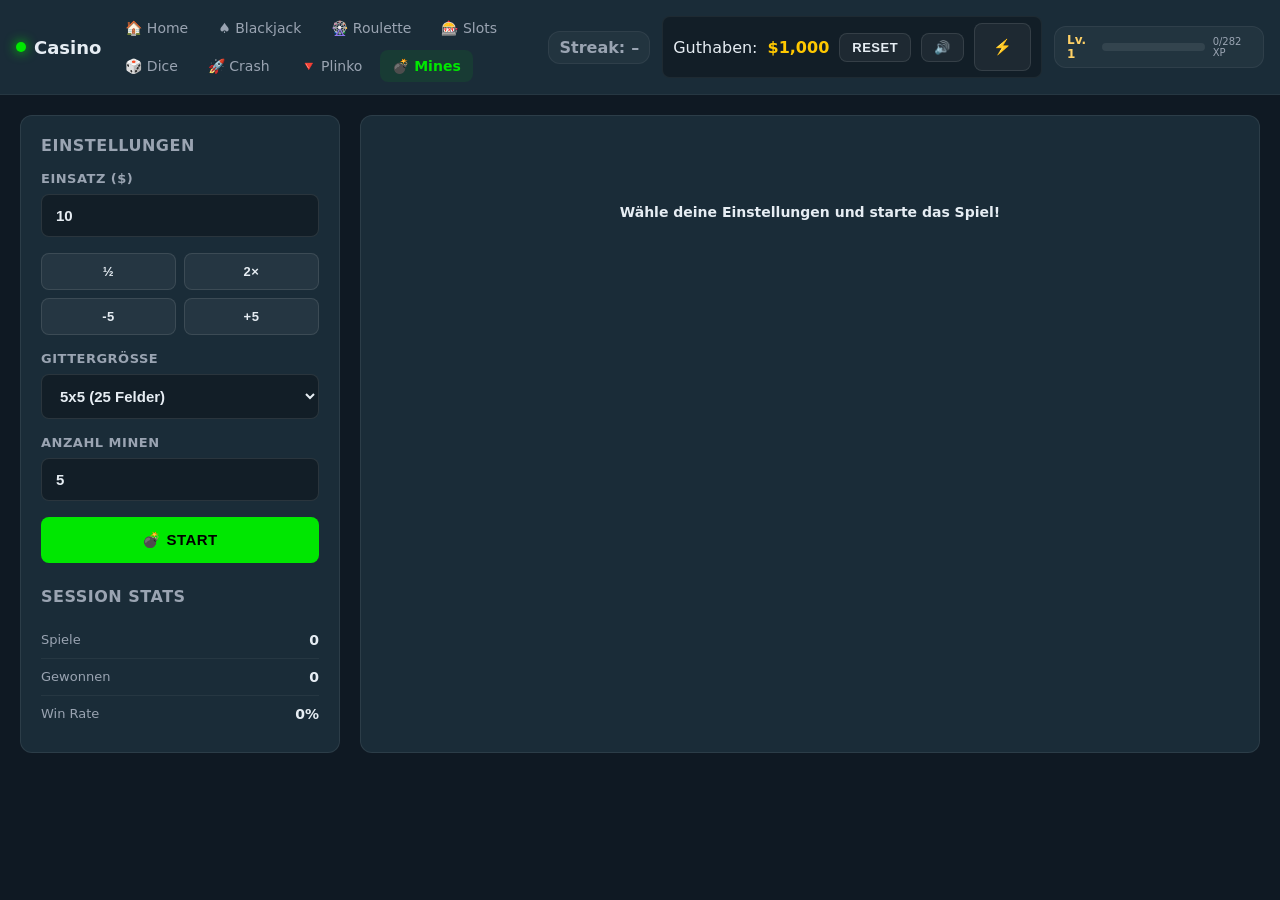
<file: mines.html>
<!DOCTYPE html>
<html lang="de">
<head>
  <meta charset="UTF-8" />
  <meta name="viewport" content="width=device-width, initial-scale=1.0" />
  <title>Mines - Casino</title>
  <style>
    :root { --bg:#0f1923; --panel:#1a2c38; --muted:#9aa4b2; --text:#e6edf3; --accent:#00e701; --accent-2:#00b929; --danger:#ff003f; --ok:#00e701; --gold:#ffc800; }
    *{box-sizing:border-box}
    html, body { height: 100%; }
    body { margin:0; font-family: 'Inter', system-ui, -apple-system, Segoe UI, Roboto, Arial, sans-serif; background: #0f1923; color: var(--text); }
    body.reduce-motion * { animation: none !important; transition: none !important; }

    .topbar { display:flex; align-items:center; gap:12px; justify-content:space-between; padding:12px 16px; border-bottom:1px solid rgba(255,255,255,.05); background: #1a2c38; position: sticky; top: 0; backdrop-filter: blur(6px); z-index:100; }
    .brand { font-weight:800; display:flex; align-items:center; gap:8px; font-size:18px; }
    .brand .dot{ width:10px; height:10px; border-radius:50%; background: var(--accent); box-shadow: 0 0 12px var(--accent) }
    .nav { display:flex; gap:6px; flex-wrap:wrap; align-items:center; }
    .nav a { color: var(--muted); text-decoration:none; padding:8px 12px; border-radius:8px; transition: all 0.2s; font-size:14px; font-weight:500; }
    .nav a:hover { background: rgba(255,255,255,.05); color: var(--text); }
    .nav a.active { background: rgba(0,231,1,.08); color: var(--accent); font-weight:700; }
    .balance { display:flex; align-items:center; gap:10px; background: rgba(0,0,0,0.3); border:1px solid rgba(255,255,255,0.05); padding:6px 10px; border-radius:8px; }
    .balance .amount { color: var(--gold); font-weight:800; font-size:16px; }

    main { padding: 20px; display:grid; grid-template-columns: 320px 1fr; gap:20px; position: relative; max-width: 1400px; margin: 0 auto; }
    @media (max-width: 1000px) { main { grid-template-columns: 1fr; } }
    .panel { background: #1a2c38; border:1px solid rgba(255,255,255,0.08); border-radius: 12px; padding: 20px; }
    .panel h3 { margin:0 0 16px 0; font-size:16px; color: var(--muted); font-weight:600; text-transform:uppercase; letter-spacing:0.5px; }
    .controls { display:flex; flex-direction:column; gap: 16px; }
    .control-group { display:flex; flex-direction:column; gap:8px; }
    .control-group label { color: var(--muted); font-size:13px; font-weight:600; text-transform:uppercase; letter-spacing:0.5px; }
    .input { background: rgba(0,0,0,0.3); border:1px solid rgba(255,255,255,0.1); color: var(--text); padding:12px 14px; border-radius:8px; font-size:15px; font-weight:600; transition: all 0.2s; }
    .input:focus { outline:none; border-color: var(--accent); background: rgba(0,0,0,0.4); }
    .btn { background: var(--accent); color:#000; border: none; padding: 14px 18px; border-radius:8px; font-weight:700; cursor:pointer; transition: all 0.2s; font-size:15px; text-transform:uppercase; letter-spacing:0.5px; }
    .btn:hover { filter: brightness(1.1); transform: translateY(-1px); }
    .btn:active { transform: translateY(0px); }
    .btn:disabled { opacity:.4; cursor:not-allowed; transform: none; }
    .btn.danger { background: var(--danger); }
    .btn.secondary { background: rgba(255,255,255,0.05); border: 1px solid rgba(255,255,255,.1); color: var(--text); font-size:13px; padding:6px 12px; }
    .btn.secondary:hover { background: rgba(255,255,255,0.08); }
    .btn.ghost { background: rgba(255,255,255,0.05); border: 1px solid rgba(255,255,255,.1); color: var(--text); }
    .btn.ghost:hover { background: rgba(255,255,255,0.08); }
    .muted { color: var(--muted); font-size:13px; }
    .msg { min-height:24px; font-weight:700; font-size:14px; padding:8px; border-radius:6px; text-align:center; }
    .msg.win { background: rgba(0,231,1,.1); color: var(--accent); }
    .msg.lose { background: rgba(255,0,63,.1); color: var(--danger); }

    .quick-bets { display:grid; grid-template-columns: repeat(2, 1fr); gap:8px; }
    .quick-bets .btn { padding:10px; font-size:13px; }

    .stats-row { display:flex; justify-content:space-between; padding:10px 0; border-bottom:1px solid rgba(255,255,255,.05); }
    .stats-row:last-child { border-bottom:none; }
    .stats-label { color: var(--muted); font-size:13px; }
    .stats-value { color: var(--text); font-weight:700; font-size:14px; }

    .amount.flash-up { animation: amtUp 750ms ease-out; }
    .amount.flash-down { animation: amtDown 750ms ease-out; }
    @keyframes amtUp { 0%{ color:#fff } 20%{ color:#00e701; transform: scale(1.08) } 100%{ color: var(--gold); transform: scale(1) } }
    @keyframes amtDown { 0%{ color:#fff } 20%{ color:#ff003f; transform: scale(0.96) } 100%{ color: var(--gold); transform: scale(1) } }

    /* Mines specific */
    .game-area { display:flex; flex-direction:column; gap:20px; align-items:center; }
    .mines-grid { display:grid; gap:8px; margin: 20px 0; }
    .mines-grid.size-3 { grid-template-columns: repeat(3, 1fr); }
    .mines-grid.size-4 { grid-template-columns: repeat(4, 1fr); }
    .mines-grid.size-5 { grid-template-columns: repeat(5, 1fr); }

    .mine-tile {
      width: 80px;
      height: 80px;
      background: rgba(255,255,255,0.05);
      border: 2px solid rgba(255,255,255,0.1);
      border-radius: 8px;
      display: flex;
      align-items: center;
      justify-content: center;
      cursor: pointer;
      transition: all 0.2s;
      font-size: 32px;
      position: relative;
    }

    .mine-tile:hover:not(.revealed):not(.disabled) {
      background: rgba(255,255,255,0.1);
      border-color: var(--accent);
      transform: scale(1.05);
    }

    .mine-tile.revealed {
      background: rgba(0,231,1,0.1);
      border-color: var(--accent);
      cursor: default;
    }

    .mine-tile.mine {
      background: rgba(255,0,63,0.2);
      border-color: var(--danger);
    }

    .mine-tile.disabled {
      cursor: not-allowed;
      opacity: 0.5;
    }

    .multiplier-display {
      background: rgba(0,231,1,0.1);
      border: 2px solid var(--accent);
      border-radius: 12px;
      padding: 20px;
      text-align: center;
      min-width: 250px;
    }

    .multiplier-display .label {
      color: var(--muted);
      font-size: 13px;
      text-transform: uppercase;
      letter-spacing: 0.5px;
    }

    .multiplier-display .value {
      color: var(--accent);
      font-size: 36px;
      font-weight: 800;
      margin: 8px 0;
    }

    .multiplier-display .payout {
      color: var(--gold);
      font-size: 18px;
      font-weight: 700;
    }

    .game-controls {
      display: flex;
      gap: 12px;
      width: 100%;
      max-width: 500px;
    }

    .game-controls .btn {
      flex: 1;
    }

    @media (max-width: 600px) {
      .mine-tile { width: 60px; height: 60px; font-size: 24px; }
      .mines-grid { gap: 6px; }
    }
  </style>
</head>
<body>
  <header class="topbar">
    <div class="brand">
      <span class="dot"></span>
      <span>Casino</span>
    </div>
    <nav class="nav">
      <a href="home.html">🏠 Home</a>
      <a href="index.html">♠️ Blackjack</a>
      <a href="roulette.html">🎡 Roulette</a>
      <a href="slots.html">🎰 Slots</a>
      <a href="dice.html">🎲 Dice</a>
      <a href="crash.html">🚀 Crash</a>
      <a href="plinko.html">🔻 Plinko</a>
      <a href="mines.html" class="active">💣 Mines</a>
    </nav>
    <div class="balance">
      <span>Guthaben:</span>
      <span class="amount" id="bankroll">$1,000</span>
      <button class="btn secondary" id="reset-bank">Reset</button>
      <button class="btn secondary" id="mute-toggle" aria-pressed="false" title="Ton an/aus">🔊</button>
      <button class="btn ghost" id="motion-toggle" title="Animationen reduzieren">⚡</button>
    </div>
  </header>
  <main>
    <aside class="panel">
      <h3>Einstellungen</h3>
      <div class="controls">
        <div class="control-group">
          <label>Einsatz ($)</label>
          <input type="number" id="bet-input" class="input" value="10" min="1" step="1"/>
        </div>
        <div class="quick-bets">
          <button class="btn ghost" data-qb="half">½</button>
          <button class="btn ghost" data-qb="double">2×</button>
          <button class="btn ghost" data-qb="-5">-5</button>
          <button class="btn ghost" data-qb="+5">+5</button>
        </div>
        <div class="control-group">
          <label>Gittergröße</label>
          <select id="grid-size" class="input">
            <option value="3">3x3 (9 Felder)</option>
            <option value="4">4x4 (16 Felder)</option>
            <option value="5" selected>5x5 (25 Felder)</option>
          </select>
        </div>
        <div class="control-group">
          <label>Anzahl Minen</label>
          <input type="number" id="mines-count" class="input" value="5" min="1" max="10" step="1"/>
        </div>
        <button class="btn" id="start-btn" style="width:100%">💣 Start</button>
      </div>
      <div style="margin-top:24px">
        <h3>Session Stats</h3>
        <div class="stats-row">
          <span class="stats-label">Spiele</span>
          <span class="stats-value" id="stat-games">0</span>
        </div>
        <div class="stats-row">
          <span class="stats-label">Gewonnen</span>
          <span class="stats-value" id="stat-wins">0</span>
        </div>
        <div class="stats-row">
          <span class="stats-label">Win Rate</span>
          <span class="stats-value" id="stat-winrate">0%</span>
        </div>
      </div>
    </aside>
    <section class="panel game-area">
      <div class="multiplier-display" id="multiplier-display" style="display:none">
        <div class="label">Multiplikator</div>
        <div class="value" id="multiplier-value">1.00x</div>
        <div class="payout" id="payout-value">Auszahlung: $10</div>
      </div>
      <div class="mines-grid size-5" id="mines-grid"></div>
      <div class="game-controls" id="game-controls" style="display:none">
        <button class="btn" id="cashout-btn">💰 Auszahlen</button>
        <button class="btn danger" id="end-btn">❌ Beenden</button>
      </div>
      <div class="msg" id="game-msg">Wähle deine Einstellungen und starte das Spiel!</div>
    </section>
  </main>
  <script src="casino-addictive.js"></script>
  <script>
    'use strict';
    const $=(s)=>document.querySelector(s); const $$=(s)=>Array.from(document.querySelectorAll(s)); const fmt=(n)=>`$${Number(n).toLocaleString()}`;
    const BANK_KEY='casino_bankroll_v1'; const START_BANK=1000; let bankroll=loadBank(); const bankrollEl=$('#bankroll');
    const BUS = ('BroadcastChannel' in window) ? new BroadcastChannel('casino_bankroll_bus') : null;
    function loadBank(){ try{ const n=Number(localStorage.getItem(BANK_KEY)); if(Number.isFinite(n)&&n>=0) return Math.floor(n);}catch{} return START_BANK; }
    function saveBank(){ try{ localStorage.setItem(BANK_KEY, String(bankroll)); }catch{} }
    function updateBankEl(){ bankrollEl.textContent = fmt(bankroll); }
    function broadcastBank(){ try{ BUS && BUS.postMessage({ t:'bank', v: bankroll }); }catch{} }
    function credit(delta){ bankroll=Math.max(0, bankroll+delta); updateBankEl(); bankrollEl.classList.remove('flash-up','flash-down'); void bankrollEl.offsetWidth; bankrollEl.classList.add(delta>=0?'flash-up':'flash-down'); saveBank(); broadcastBank(); }
    window.addEventListener('storage', (e)=>{ if(e.key===BANK_KEY){ const n=Number(e.newValue||''); if(Number.isFinite(n)){ bankroll = Math.max(0, Math.floor(n)); updateBankEl(); } } });
    if(BUS){ BUS.addEventListener('message', (ev)=>{ const d=ev.data; if(d && d.t==='bank'){ const n=Number(d.v); if(Number.isFinite(n) && n!==bankroll){ bankroll = Math.max(0, Math.floor(n)); updateBankEl(); } } }); }
    credit(0);
    $('#reset-bank').addEventListener('click', ()=>{ bankroll=START_BANK; credit(0); });
    $('#motion-toggle').addEventListener('click', ()=>{ document.body.classList.toggle('reduce-motion'); });

    const MUTE_KEY='casino_mute_v1'; const MuteBtn=$('#mute-toggle');
    const Sound=(()=>{ let ctx=null; let muted=(function(){ try{ return localStorage.getItem(MUTE_KEY)==='1'; }catch{} return false; })(); function saveMute(){ try{ localStorage.setItem(MUTE_KEY, muted?'1':'0'); }catch{} } function ensure(){ if(!ctx){ const AC=window.AudioContext||window.webkitAudioContext; try{ ctx=new AC(); }catch{} } } function envGain(g){ const gain=ctx.createGain(); gain.gain.value=g; gain.connect(ctx.destination); return gain; } function tone(f=440,d=0.12,t='sine',v=0.05){ if(muted||!ctx) return; const o=ctx.createOscillator(); const g=envGain(v); o.type=t; o.frequency.value=f; o.connect(g); const tt=ctx.currentTime; o.start(tt); o.stop(tt+d); } function click(){ tone(660,0.06,'square',0.03) } function win(){ tone(880,0.1,'sine',0.06); setTimeout(()=>tone(1320,0.12,'sine',0.06),90)} function lose(){ tone(220,0.18,'sawtooth',0.05) } function reveal(){ tone(800,0.08,'sine',0.04) } function update(){ MuteBtn.setAttribute('aria-pressed', muted?'true':'false'); MuteBtn.textContent = muted?'🔇':'🔊'; } update(); return { toggle(){ ensure(); muted=!muted; saveMute(); update(); }, play(n){ ensure(); if(muted) return; if(n==='click') click(); else if(n==='win') win(); else if(n==='lose') lose(); else if(n==='reveal') reveal(); } }; })();
    MuteBtn.addEventListener('click', ()=>Sound.toggle());

    // Mines Game Logic
    const betIn=$('#bet-input'), startBtn=$('#start-btn'), cashoutBtn=$('#cashout-btn'), endBtn=$('#end-btn');
    const gridSizeSelect=$('#grid-size'), minesCountInput=$('#mines-count');
    const msg=$('#game-msg'), gameControls=$('#game-controls'), minesGrid=$('#mines-grid');
    const multiplierDisplay=$('#multiplier-display'), multiplierValue=$('#multiplier-value'), payoutValue=$('#payout-value');
    const statGames=$('#stat-games'), statWins=$('#stat-wins'), statWinrate=$('#stat-winrate');
    const quickBtns=$$('.quick-bets .btn');

    let gameActive=false, bet=0, gridSize=5, minesCount=5;
    let tiles=[], revealedCount=0, minePositions=[];
    let sessionGames=0, sessionWins=0;

    quickBtns.forEach(b=> b.addEventListener('click',()=>{
      const k=b.getAttribute('data-qb');
      let v=Math.max(1, Number(betIn.value)||0);
      if(k==='-5') v=Math.max(1, v-5);
      else if(k==='+5') v+=5;
      else if(k==='half') v=Math.max(1, Math.floor(v/2));
      else if(k==='double') v*=2;
      v=Math.max(1, Math.min(v, bankroll));
      betIn.value=v;
      Sound.play('click');
    }));

    gridSizeSelect.addEventListener('change', ()=>{
      gridSize = Number(gridSizeSelect.value);
      const maxMines = gridSize * gridSize - 1;
      minesCountInput.max = maxMines;
      if(Number(minesCountInput.value) > maxMines) {
        minesCountInput.value = Math.floor(maxMines / 2);
      }
    });

    startBtn.addEventListener('click', startGame);
    cashoutBtn.addEventListener('click', cashOut);
    endBtn.addEventListener('click', endGame);

    function startGame(){
      bet = Math.max(1, Number(betIn.value)||0);
      gridSize = Number(gridSizeSelect.value);
      minesCount = Math.max(1, Math.min(Number(minesCountInput.value), gridSize * gridSize - 1));

      if(bet>bankroll){
        msg.textContent='Zu wenig Guthaben.';
        msg.className='msg lose';
        return;
      }

      credit(-bet);
      gameActive=true;
      revealedCount=0;
      tiles=[];

      startBtn.disabled=true;
      betIn.disabled=true;
      gridSizeSelect.disabled=true;
      minesCountInput.disabled=true;
      gameControls.style.display='flex';
      multiplierDisplay.style.display='block';
      msg.textContent='Klicke auf Felder um sie aufzudecken!';
      msg.className='msg';

      // Generate mine positions
      const totalTiles = gridSize * gridSize;
      minePositions = [];
      while(minePositions.length < minesCount) {
        const pos = Math.floor(Math.random() * totalTiles);
        if(!minePositions.includes(pos)) {
          minePositions.push(pos);
        }
      }

      // Create grid
      minesGrid.innerHTML = '';
      minesGrid.className = `mines-grid size-${gridSize}`;

      for(let i=0; i<totalTiles; i++) {
        const tile = document.createElement('div');
        tile.className = 'mine-tile';
        tile.dataset.index = i;
        tile.addEventListener('click', ()=>revealTile(i));
        minesGrid.appendChild(tile);
        tiles.push(tile);
      }

      updateMultiplier();
      Sound.play('click');
    }

    function revealTile(index){
      if(!gameActive) return;
      const tile = tiles[index];
      if(tile.classList.contains('revealed') || tile.classList.contains('mine')) return;

      if(minePositions.includes(index)) {
        // Hit a mine!
        tile.classList.add('mine');
        tile.textContent = '💣';
        gameActive = false;

        // Reveal all mines
        minePositions.forEach(pos=>{
          if(pos !== index) {
            tiles[pos].classList.add('mine');
            tiles[pos].textContent = '💣';
          }
        });

        // Disable all tiles
        tiles.forEach(t=>t.classList.add('disabled'));

        msg.textContent = `💥 MINE! Verloren: ${fmt(bet)}`;
        msg.className = 'msg lose';
        Sound.play('lose');

        gameControls.style.display = 'none';
        startBtn.disabled = false;
        betIn.disabled = false;
        gridSizeSelect.disabled = false;
        minesCountInput.disabled = false;

        sessionGames++;
        updateStats();

        if(window.CasinoAddictive){
          CasinoAddictive.Streak.lose();
          CasinoAddictive.Stats.recordBet(bet);
          CasinoAddictive.Stats.recordLoss(bet);
        }
      } else {
        // Safe tile
        tile.classList.add('revealed');
        tile.textContent = '💎';
        revealedCount++;
        Sound.play('reveal');

        updateMultiplier();

        // Check if won (all safe tiles revealed)
        const totalSafeTiles = (gridSize * gridSize) - minesCount;
        if(revealedCount >= totalSafeTiles) {
          autoWin();
        }
      }
    }

    function updateMultiplier(){
      const totalTiles = gridSize * gridSize;
      const safeTiles = totalTiles - minesCount;

      // Calculate multiplier based on probability
      // Each reveal reduces the safe tiles available
      let multiplier = 1;
      for(let i=0; i<revealedCount; i++) {
        const remainingTiles = totalTiles - i;
        const remainingSafe = safeTiles - i;
        multiplier *= remainingTiles / remainingSafe;
      }

      // Adjust multiplier for house edge (98% RTP)
      multiplier *= 0.98;

      const payout = Math.floor(bet * multiplier);

      multiplierValue.textContent = multiplier.toFixed(2) + 'x';
      payoutValue.textContent = `Auszahlung: ${fmt(payout)}`;
    }

    function cashOut(){
      if(!gameActive || revealedCount === 0) return;

      const totalTiles = gridSize * gridSize;
      const safeTiles = totalTiles - minesCount;

      let multiplier = 1;
      for(let i=0; i<revealedCount; i++) {
        const remainingTiles = totalTiles - i;
        const remainingSafe = safeTiles - i;
        multiplier *= remainingTiles / remainingSafe;
      }
      multiplier *= 0.98;

      const payout = Math.floor(bet * multiplier);
      credit(payout);

      gameActive = false;
      tiles.forEach(t=>t.classList.add('disabled'));

      // Reveal mines
      minePositions.forEach(pos=>{
        tiles[pos].classList.add('mine');
        tiles[pos].textContent = '💣';
      });

      msg.textContent = `🎉 Ausgezahlt! Gewinn: ${fmt(payout - bet)} (${multiplier.toFixed(2)}x)`;
      msg.className = 'msg win';
      Sound.play('win');

      gameControls.style.display = 'none';
      startBtn.disabled = false;
      betIn.disabled = false;
      gridSizeSelect.disabled = false;
      minesCountInput.disabled = false;

      sessionGames++;
      sessionWins++;
      updateStats();

      if(window.CasinoAddictive){
        CasinoAddictive.Streak.win();
        CasinoAddictive.Level.addXP(Math.floor(payout - bet));
        CasinoAddictive.Stats.recordBet(bet);
        CasinoAddictive.Stats.recordWin(payout, payout - bet);
      }
    }

    function autoWin(){
      // All safe tiles revealed - automatic win
      cashOut();
    }

    function endGame(){
      if(!gameActive) return;

      gameActive = false;
      tiles.forEach(t=>t.classList.add('disabled'));

      // Reveal mines
      minePositions.forEach(pos=>{
        tiles[pos].classList.add('mine');
        tiles[pos].textContent = '💣';
      });

      msg.textContent = `Spiel beendet. Verlust: ${fmt(bet)}`;
      msg.className = 'msg';

      gameControls.style.display = 'none';
      startBtn.disabled = false;
      betIn.disabled = false;
      gridSizeSelect.disabled = false;
      minesCountInput.disabled = false;

      sessionGames++;
      updateStats();

      if(window.CasinoAddictive){
        CasinoAddictive.Streak.lose();
        CasinoAddictive.Stats.recordBet(bet);
        CasinoAddictive.Stats.recordLoss(bet);
      }
    }

    function updateStats(){
      statGames.textContent=sessionGames;
      statWins.textContent=sessionWins;
      statWinrate.textContent=sessionGames>0 ? Math.round(sessionWins/sessionGames*100)+'%' : '0%';
    }
  </script>
</body>
</html>
</file>
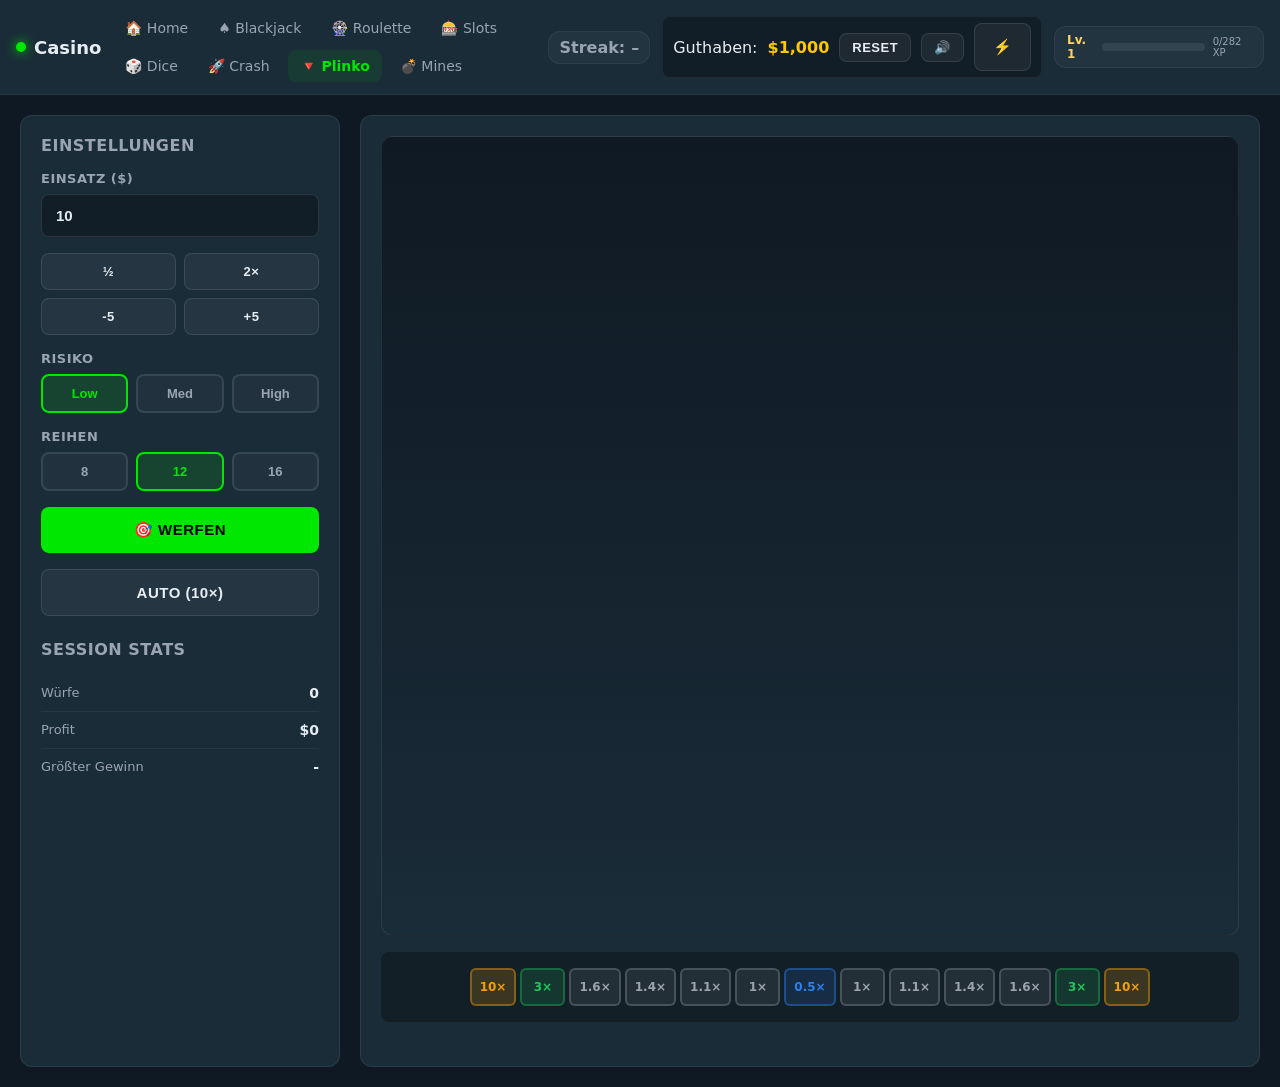
<file: plinko.html>
<!DOCTYPE html>
<html lang="de">
<head>
  <meta charset="UTF-8" />
  <meta name="viewport" content="width=device-width, initial-scale=1.0" />
  <title>Plinko - Casino</title>
  <style>
    :root { --bg:#0f1923; --panel:#1a2c38; --muted:#9aa4b2; --text:#e6edf3; --accent:#00e701; --accent-2:#00b929; --danger:#ff003f; --ok:#00e701; --gold:#ffc800; }
    *{box-sizing:border-box}
    html, body { height: 100%; }
    body { margin:0; font-family: 'Inter', system-ui, -apple-system, Segoe UI, Roboto, Arial, sans-serif; background: #0f1923; color: var(--text); }
    body.reduce-motion * { animation: none !important; transition: none !important; }

    .topbar { display:flex; align-items:center; gap:12px; justify-content:space-between; padding:12px 16px; border-bottom:1px solid rgba(255,255,255,.05); background: #1a2c38; position: sticky; top: 0; backdrop-filter: blur(6px); z-index:100; }
    .brand { font-weight:800; display:flex; align-items:center; gap:8px; font-size:18px; }
    .brand .dot{ width:10px; height:10px; border-radius:50%; background: var(--accent); box-shadow: 0 0 12px var(--accent) }
    .nav { display:flex; gap:6px; flex-wrap:wrap; align-items:center; }
    .nav a { color: var(--muted); text-decoration:none; padding:8px 12px; border-radius:8px; transition: all 0.2s; font-size:14px; font-weight:500; }
    .nav a:hover { background: rgba(255,255,255,.05); color: var(--text); }
    .nav a.active { background: rgba(0,231,1,.08); color: var(--accent); font-weight:700; }
    .balance { display:flex; align-items:center; gap:10px; background: rgba(0,0,0,0.3); border:1px solid rgba(255,255,255,0.05); padding:6px 10px; border-radius:8px; }
    .balance .amount { color: var(--gold); font-weight:800; font-size:16px; }

    main { padding: 20px; display:grid; grid-template-columns: 320px 1fr; gap:20px; position: relative; max-width: 1400px; margin: 0 auto; }
    @media (max-width: 1000px) { main { grid-template-columns: 1fr; } }
    .panel { background: #1a2c38; border:1px solid rgba(255,255,255,0.08); border-radius: 12px; padding: 20px; }
    .panel h3 { margin:0 0 16px 0; font-size:16px; color: var(--muted); font-weight:600; text-transform:uppercase; letter-spacing:0.5px; }
    .controls { display:flex; flex-direction:column; gap: 16px; }
    .control-group { display:flex; flex-direction:column; gap:8px; }
    .control-group label { color: var(--muted); font-size:13px; font-weight:600; text-transform:uppercase; letter-spacing:0.5px; }
    .input { background: rgba(0,0,0,0.3); border:1px solid rgba(255,255,255,0.1); color: var(--text); padding:12px 14px; border-radius:8px; font-size:15px; font-weight:600; transition: all 0.2s; }
    .input:focus { outline:none; border-color: var(--accent); background: rgba(0,0,0,0.4); }
    .btn { background: var(--accent); color:#000; border: none; padding: 14px 18px; border-radius:8px; font-weight:700; cursor:pointer; transition: all 0.2s; font-size:15px; text-transform:uppercase; letter-spacing:0.5px; }
    .btn:hover { filter: brightness(1.1); transform: translateY(-1px); }
    .btn:active { transform: translateY(0px); }
    .btn:disabled { opacity:.4; cursor:not-allowed; transform: none; }
    .btn.danger { background: var(--danger); }
    .btn.secondary { background: rgba(255,255,255,0.05); border: 1px solid rgba(255,255,255,.1); color: var(--text); font-size:13px; padding:6px 12px; }
    .btn.secondary:hover { background: rgba(255,255,255,0.08); }
    .btn.ghost { background: rgba(255,255,255,0.05); border: 1px solid rgba(255,255,255,.1); color: var(--text); }
    .btn.ghost:hover { background: rgba(255,255,255,0.08); }
    .muted { color: var(--muted); font-size:13px; }
    .msg { min-height:24px; font-weight:700; font-size:14px; padding:8px; border-radius:6px; text-align:center; }
    .msg.win { background: rgba(0,231,1,.1); color: var(--accent); }
    .msg.lose { background: rgba(255,0,63,.1); color: var(--danger); }

    .plinko-container { position:relative; }
    .plinko-board { position:relative; width:100%; height:800px; background: linear-gradient(180deg, #0f1923 0%, #1a2c38 100%); border:1px solid rgba(255,255,255,.08); border-radius:12px; overflow:hidden; }
    #plinko-canvas { display:block; width:100%; height:100%; }
    .multipliers { display:flex; justify-content:center; gap:4px; padding:16px; background: rgba(0,0,0,0.3); border-radius:8px; margin-top:16px; flex-wrap:wrap; }
    .mult-slot { min-width:45px; padding:10px 8px; text-align:center; border-radius:6px; font-weight:800; font-size:12px; border:2px solid; transition: all 0.3s; }
    .mult-slot.low-0 { background: rgba(47,128,237,.15); border-color:rgba(47,128,237,.4); color:#2f80ed }
    .mult-slot.low-1 { background: rgba(156,163,175,.12); border-color:rgba(156,163,175,.3); color:#9ca3af }
    .mult-slot.low-2 { background: rgba(34,197,94,.15); border-color:rgba(34,197,94,.35); color:#22c55e }
    .mult-slot.low-3 { background: rgba(245,158,11,.18); border-color:rgba(245,158,11,.4); color:#f59e0b }
    .mult-slot.med-0 { background: rgba(239,68,68,.2); border-color:rgba(239,68,68,.4); color:#ef4444 }
    .mult-slot.med-1 { background: rgba(156,163,175,.12); border-color:rgba(156,163,175,.3); color:#9ca3af }
    .mult-slot.med-2 { background: rgba(34,197,94,.15); border-color:rgba(34,197,94,.35); color:#22c55e }
    .mult-slot.med-3 { background: rgba(245,158,11,.18); border-color:rgba(245,158,11,.4); color:#f59e0b }
    .mult-slot.med-4 { background: rgba(168,85,247,.2); border-color:rgba(168,85,247,.4); color:#a855f7 }
    .mult-slot.high-0 { background: rgba(225,29,72,.25); border-color:rgba(225,29,72,.5); color:#e11d48 }
    .mult-slot.high-1 { background: rgba(239,68,68,.2); border-color:rgba(239,68,68,.4); color:#ef4444 }
    .mult-slot.high-2 { background: rgba(156,163,175,.12); border-color:rgba(156,163,175,.3); color:#9ca3af }
    .mult-slot.high-3 { background: rgba(245,158,11,.18); border-color:rgba(245,158,11,.4); color:#f59e0b }
    .mult-slot.high-4 { background: rgba(168,85,247,.2); border-color:rgba(168,85,247,.4); color:#a855f7 }
    .mult-slot.high-5 { background: rgba(249,115,22,.25); border-color:rgba(249,115,22,.5); color:#f97316 }
    .mult-slot.hit { animation: slotPulse 500ms ease-out; transform: scale(1.15); }
    @keyframes slotPulse { 0%{ transform:scale(1.15); box-shadow: 0 0 30px currentColor; } 100%{ transform:scale(1); } }

    .quick-bets { display:grid; grid-template-columns: repeat(2, 1fr); gap:8px; }
    .quick-bets .btn { padding:10px; font-size:13px; }
    .option-select { display:flex; gap:8px; }
    .option-btn { flex:1; padding:10px 14px; border-radius:8px; border:2px solid rgba(255,255,255,.1); background:rgba(255,255,255,.03); color:var(--muted); cursor:pointer; font-weight:700; font-size:13px; transition: all 0.2s; text-align:center; }
    .option-btn:hover { background:rgba(255,255,255,.06); }
    .option-btn.active { background:rgba(0,231,1,.12); color: var(--accent); border-color: var(--accent); }

    .stats-row { display:flex; justify-content:space-between; padding:10px 0; border-bottom:1px solid rgba(255,255,255,.05); }
    .stats-row:last-child { border-bottom:none; }
    .stats-label { color: var(--muted); font-size:13px; }
    .stats-value { color: var(--text); font-weight:700; font-size:14px; }

    .amount.flash-up { animation: amtUp 750ms ease-out; }
    .amount.flash-down { animation: amtDown 750ms ease-out; }
    @keyframes amtUp { 0%{ color:#fff } 20%{ color:#00e701; transform: scale(1.08) } 100%{ color: var(--gold); transform: scale(1) } }
    @keyframes amtDown { 0%{ color:#fff } 20%{ color:#ff003f; transform: scale(0.96) } 100%{ color: var(--gold); transform: scale(1) } }

    #fx-canvas{ position:absolute; inset:0; pointer-events:none; z-index:10 }
  </style>
</head>
<body>
  <header class="topbar">
    <div class="brand">
      <span class="dot"></span> 
      <span>Casino</span>
    </div>
    <nav class="nav">
      <a href="home.html">🏠 Home</a>
      <a href="index.html">♠️ Blackjack</a>
      <a href="roulette.html">🎡 Roulette</a>
      <a href="slots.html">🎰 Slots</a>
      <a href="dice.html">🎲 Dice</a>
      <a href="crash.html">🚀 Crash</a>
      <a href="plinko.html" class="active">🔻 Plinko</a>
      <a href="mines.html">💣 Mines</a>
    </nav>
    <div class="balance">
      <span>Guthaben:</span>
      <span class="amount" id="bankroll">$1,000</span>
      <button class="btn secondary" id="reset-bank">Reset</button>
      <button class="btn secondary" id="mute-toggle" aria-pressed="false" title="Ton an/aus">🔊</button>
      <button class="btn ghost" id="motion-toggle" title="Animationen reduzieren">⚡</button>
    </div>
  </header>
  <main>
    <aside class="panel">
      <h3>Einstellungen</h3>
      <div class="controls">
        <div class="control-group">
          <label>Einsatz ($)</label>
          <input type="number" id="pl-bet" class="input" value="10" min="0.01" step="0.01"/>
        </div>
        <div class="quick-bets">
          <button class="btn ghost" data-qb="half">½</button>
          <button class="btn ghost" data-qb="double">2×</button>
          <button class="btn ghost" data-qb="-5">-5</button>
          <button class="btn ghost" data-qb="+5">+5</button>
        </div>
        <div class="control-group">
          <label>Risiko</label>
          <div class="option-select">
            <button class="option-btn active" data-risk="low">Low</button>
            <button class="option-btn" data-risk="medium">Med</button>
            <button class="option-btn" data-risk="high">High</button>
          </div>
        </div>
        <div class="control-group">
          <label>Reihen</label>
          <div class="option-select">
            <button class="option-btn" data-rows="8">8</button>
            <button class="option-btn active" data-rows="12">12</button>
            <button class="option-btn" data-rows="16">16</button>
          </div>
        </div>
        <button class="btn" id="pl-drop" style="width:100%">🎯 Werfen</button>
        <button class="btn ghost" id="pl-auto" data-active="false" style="width:100%">Auto (10×)</button>
      </div>
      <div style="margin-top:24px">
        <h3>Session Stats</h3>
        <div class="stats-row">
          <span class="stats-label">Würfe</span>
          <span class="stats-value" id="stat-drops">0</span>
        </div>
        <div class="stats-row">
          <span class="stats-label">Profit</span>
          <span class="stats-value" id="stat-profit">$0</span>
        </div>
        <div class="stats-row">
          <span class="stats-label">Größter Gewinn</span>
          <span class="stats-value" id="stat-best">-</span>
        </div>
      </div>
    </aside>
    <section class="panel plinko-container">
      <div class="plinko-board">
        <canvas id="plinko-canvas"></canvas>
      </div>
      <div class="multipliers" id="pl-multipliers"></div>
      <div class="msg" id="pl-msg"></div>
    </section>
    <canvas id="fx-canvas"></canvas>
  </main>
  <script src="casino-addictive.js"></script>
  <script>
    'use strict';
    const $=(s)=>document.querySelector(s); const $$=(s)=>Array.from(document.querySelectorAll(s)); const fmt=(n)=>`$${Number(n).toLocaleString()}`;
    const BANK_KEY='casino_bankroll_v1'; const START_BANK=1000; let bankroll=loadBank(); const bankrollEl=$('#bankroll');
    const BUS = ('BroadcastChannel' in window) ? new BroadcastChannel('casino_bankroll_bus') : null;
    function loadBank(){ try{ const n=Number(localStorage.getItem(BANK_KEY)); if(Number.isFinite(n)&&n>=0) return Math.floor(n);}catch{} return START_BANK; }
    function saveBank(){ try{ localStorage.setItem(BANK_KEY, String(bankroll)); }catch{} }
    function updateBankEl(){ bankrollEl.textContent = fmt(bankroll); }
    function broadcastBank(){ try{ BUS && BUS.postMessage({ t:'bank', v: bankroll }); }catch{} }
    function credit(delta){ bankroll=Math.max(0, bankroll+delta); updateBankEl(); bankrollEl.classList.remove('flash-up','flash-down'); void bankrollEl.offsetWidth; bankrollEl.classList.add(delta>=0?'flash-up':'flash-down'); saveBank(); broadcastBank(); }
    window.addEventListener('storage', (e)=>{ if(e.key===BANK_KEY){ const n=Number(e.newValue||''); if(Number.isFinite(n)){ bankroll = Math.max(0, Math.floor(n)); updateBankEl(); } } });
    if(BUS){ BUS.addEventListener('message', (ev)=>{ const d=ev.data; if(d && d.t==='bank'){ const n=Number(d.v); if(Number.isFinite(n) && n!==bankroll){ bankroll = Math.max(0, Math.floor(n)); updateBankEl(); } } }); }
    credit(0);
    $('#reset-bank').addEventListener('click', ()=>{ bankroll=START_BANK; credit(0); });
    $('#motion-toggle').addEventListener('click', ()=>{ document.body.classList.toggle('reduce-motion'); });

    const MUTE_KEY='casino_mute_v1'; const MuteBtn=$('#mute-toggle');
    const Sound=(()=>{ let ctx=null; let muted=(function(){ try{ return localStorage.getItem(MUTE_KEY)==='1'; }catch{} return false; })(); function saveMute(){ try{ localStorage.setItem(MUTE_KEY, muted?'1':'0'); }catch{} } function ensure(){ if(!ctx){ const AC=window.AudioContext||window.webkitAudioContext; try{ ctx=new AC(); }catch{} } } function envGain(g){ const gain=ctx.createGain(); gain.gain.value=g; gain.connect(ctx.destination); return gain; } function tone(f=440,d=0.12,t='sine',v=0.05){ if(muted||!ctx) return; const o=ctx.createOscillator(); const g=envGain(v); o.type=t; o.frequency.value=f; o.connect(g); const tt=ctx.currentTime; o.start(tt); o.stop(tt+d); } function click(){ tone(660,0.06,'square',0.03) } function win(){ tone(880,0.1,'sine',0.06); setTimeout(()=>tone(1320,0.12,'sine',0.06),90)} function lose(){ tone(220,0.18,'sawtooth',0.05) } function peg(){ tone(550+Math.random()*200, 0.04, 'sine', 0.02); } function update(){ MuteBtn.setAttribute('aria-pressed', muted?'true':'false'); MuteBtn.textContent = muted?'🔇':'🔊'; } update(); return { toggle(){ ensure(); muted=!muted; saveMute(); update(); }, play(n){ ensure(); if(muted) return; if(n==='click') click(); else if(n==='win') win(); else if(n==='lose') lose(); else if(n==='peg') peg(); } }; })();
    MuteBtn.addEventListener('click', ()=>Sound.toggle());

    const fxCanvas=$('#fx-canvas');
    const FX=(()=>{ const ctx=fxCanvas.getContext('2d'); let ps=[]; let running=false; let raf=0; function resize(){ const r=fxCanvas.getBoundingClientRect(); fxCanvas.width=Math.floor(r.width*devicePixelRatio); fxCanvas.height=Math.floor(r.height*devicePixelRatio);} window.addEventListener('resize',resize); resize(); function randColor(){ const cs=['#22d3ee','#0ea5e9','#10b981','#f59e0b','#ef4444','#eab308','#a78bfa','#f472b6']; return cs[Math.floor(Math.random()*cs.length)]; } function spawn(n=120){ const w=fxCanvas.width,h=fxCanvas.height; for(let i=0;i<n;i++){ ps.push({ x:w/2+(Math.random()*w/3-w/6), y:-20*devicePixelRatio, vx:(Math.random()-0.5)*3*devicePixelRatio, vy:(2+Math.random()*2)*devicePixelRatio, g:0.08*devicePixelRatio, s:(2+Math.random()*3)*devicePixelRatio, c:randColor(), a:1, rot:Math.random()*Math.PI, vr:(Math.random()-0.5)*0.2 }); } } function step(){ if(!running) return; const w=fxCanvas.width,h=fxCanvas.height; ctx.clearRect(0,0,w,h); ps.forEach(p=>{ p.vy+=p.g; p.x+=p.vx; p.y+=p.vy; p.rot+=p.vr; p.a=Math.max(0,p.a-0.005); ctx.save(); ctx.globalAlpha=p.a; ctx.translate(p.x,p.y); ctx.rotate(p.rot); ctx.fillStyle=p.c; ctx.fillRect(-p.s,-p.s/2,p.s*2,p.s); ctx.restore(); }); ps=ps.filter(p=>p.y<h+40&&p.a>0.01); if(ps.length===0){ running=false; cancelAnimationFrame(raf); return; } raf=requestAnimationFrame(step);} function burst(intensity=1){ resize(); spawn(Math.floor(120*intensity)); if(!running){ running=true; step(); } } return { burst }; })();

    // Plinko Game - Enhanced Multi-Ball Version
    const betIn=$('#pl-bet'); const dropBtn=$('#pl-drop'); const autoBtn=$('#pl-auto'); const msg=$('#pl-msg'); const multEl=$('#pl-multipliers');
    const canvas=$('#plinko-canvas'); const ctx=canvas.getContext('2d');
    const quickBtns=$$('.quick-bets .btn'); const riskBtns=$$('.option-btn[data-risk]'); const rowsBtns=$$('.option-btn[data-rows]');
    const statDrops=$('#stat-drops'), statProfit=$('#stat-profit'), statBest=$('#stat-best');

    let risk='low'; let rows=12; let autoMode=false; let autoCount=0;
    let sessionDrops=0, sessionProfit=0, sessionBest=0;
    
    // Multi-ball system
    let balls = [];
    let pegs = [];
    let pegGlows = new Map(); // Track peg glow effects
    let animationRunning = false;
    let animationFrame = null;

    // Stake-like multipliers (more realistic)
    const multipliers = {
      low: {
        8: [5.6, 2.1, 1.1, 1, 0.5, 1, 1.1, 2.1, 5.6],
        12: [10, 3, 1.6, 1.4, 1.1, 1, 0.5, 1, 1.1, 1.4, 1.6, 3, 10],
        16: [16, 9, 2, 1.4, 1.4, 1.2, 1.1, 1, 0.5, 1, 1.1, 1.2, 1.4, 1.4, 2, 9, 16]
      },
      medium: {
        8: [13, 3, 1.3, 0.7, 0.4, 0.7, 1.3, 3, 13],
        12: [33, 11, 4, 2, 1.1, 0.6, 0.3, 0.6, 1.1, 2, 4, 11, 33],
        16: [110, 41, 10, 5, 3, 1.5, 1, 0.5, 0.3, 0.5, 1, 1.5, 3, 5, 10, 41, 110]
      },
      high: {
        8: [29, 4, 1.5, 0.3, 0.2, 0.3, 1.5, 4, 29],
        12: [170, 24, 8.1, 2, 0.7, 0.2, 0.2, 0.2, 0.7, 2, 8.1, 24, 170],
        16: [1000, 130, 26, 9, 4, 2, 0.2, 0.2, 0.2, 0.2, 0.2, 2, 4, 9, 26, 130, 1000]
      }
    };

    function resize(){ 
      const r=canvas.getBoundingClientRect(); 
      canvas.width=r.width; 
      canvas.height=r.height; 
      calculatePegs();
    }
    window.addEventListener('resize', resize); 
    resize();

    function calculatePegs(){
      pegs = [];
      const w=canvas.width, h=canvas.height-80; 
      const mults=multipliers[risk][rows];
      const cols=mults.length;
      
      const startY = 80;
      const yGap = (h - startY - 60) / rows;
      const maxWidth = w * 0.7;
      
      // Calculate peg positions
      for(let r=0; r<=rows; r++){
        const pegsInRow = r + 3;
        const rowWidth = (pegsInRow / (rows + 3)) * maxWidth;
        const xGap = pegsInRow > 1 ? rowWidth / (pegsInRow - 1) : 0;
        const startX = (w - rowWidth) / 2;
        
        for(let c=0; c<pegsInRow; c++){
          pegs.push({
            x: startX + c * xGap,
            y: startY + r * yGap,
            radius: 5
          });
        }
      }
    }

    function drawBoard(){
      const w=canvas.width, h=canvas.height; 
      ctx.clearRect(0,0,w,h);
      
      // Draw pegs with glow
      pegs.forEach((peg, idx) => {
        const glowIntensity = pegGlows.get(idx) || 0;
        
        // Outer glow
        if(glowIntensity > 0){
          const gradient = ctx.createRadialGradient(peg.x, peg.y, 0, peg.x, peg.y, 15 * glowIntensity);
          gradient.addColorStop(0, `rgba(0,231,1,${0.6 * glowIntensity})`);
          gradient.addColorStop(0.5, `rgba(0,231,1,${0.3 * glowIntensity})`);
          gradient.addColorStop(1, 'rgba(0,231,1,0)');
          ctx.fillStyle = gradient;
          ctx.beginPath();
          ctx.arc(peg.x, peg.y, 15, 0, Math.PI*2);
          ctx.fill();
        }
        
        // Base glow
        const baseGradient = ctx.createRadialGradient(peg.x, peg.y, 0, peg.x, peg.y, 10);
        baseGradient.addColorStop(0, 'rgba(0,231,1,0.3)');
        baseGradient.addColorStop(0.5, 'rgba(0,231,1,0.15)');
        baseGradient.addColorStop(1, 'rgba(0,231,1,0)');
        ctx.fillStyle = baseGradient;
        ctx.beginPath();
        ctx.arc(peg.x, peg.y, 10, 0, Math.PI*2);
        ctx.fill();
        
        // Peg
        ctx.fillStyle = glowIntensity > 0 ? `rgba(255,255,255,${0.8 + 0.2 * glowIntensity})` : 'rgba(255,255,255,0.8)';
        ctx.shadowColor = `rgba(0,231,1,${0.6 + 0.4 * glowIntensity})`;
        ctx.shadowBlur = 10 + 10 * glowIntensity;
        ctx.beginPath();
        ctx.arc(peg.x, peg.y, peg.radius, 0, Math.PI*2);
        ctx.fill();
        ctx.shadowBlur = 0;
      });
      
      // Draw balls
      balls.forEach(ball => {
        // Trail
        ball.trail.forEach((p, i) => {
          const alpha = (i / ball.trail.length) * 0.7;
          const hue = ball.hue || 45;
          ctx.fillStyle = `hsla(${hue}, 100%, 50%, ${alpha})`;
          ctx.beginPath();
          ctx.arc(p.x, p.y, 3 * (1 + i/ball.trail.length * 0.5), 0, Math.PI*2);
          ctx.fill();
        });
        
        // Ball glow
        const ballGrad = ctx.createRadialGradient(ball.x, ball.y, 0, ball.x, ball.y, 14);
        ballGrad.addColorStop(0, `hsla(${ball.hue || 45}, 100%, 60%, 0.9)`);
        ballGrad.addColorStop(0.7, `hsla(${ball.hue || 45}, 100%, 50%, 0.4)`);
        ballGrad.addColorStop(1, 'rgba(255,200,0,0)');
        ctx.fillStyle = ballGrad;
        ctx.beginPath();
        ctx.arc(ball.x, ball.y, 14, 0, Math.PI*2);
        ctx.fill();
        
        // Ball core
        ctx.fillStyle = `hsl(${ball.hue || 45}, 100%, 50%)`; 
        ctx.shadowColor = `hsl(${ball.hue || 45}, 100%, 50%)`;
        ctx.shadowBlur = 20;
        ctx.beginPath(); 
        ctx.arc(ball.x, ball.y, 8, 0, Math.PI*2); 
        ctx.fill();
        ctx.shadowBlur = 0;
      });
      
      // Decay peg glows
      pegGlows.forEach((value, key) => {
        const newValue = Math.max(0, value - 0.05);
        if(newValue > 0) pegGlows.set(key, newValue);
        else pegGlows.delete(key);
      });
    }

    function animate(){
      if(!animationRunning) return;
      
      const w = canvas.width;
      const h = canvas.height - 80;
      const mults = multipliers[risk][rows];
      const cols = mults.length;
      const startY = 80;
      const yGap = (h - startY - 60) / rows;
      const maxWidth = w * 0.7;
      
      // Physics update
      balls.forEach(ball => {
        // Gravity
        ball.vy += 0.3;
        
        // Friction
        ball.vx *= 0.985;
        ball.vy *= 0.995;
        
        // Update position
        ball.x += ball.vx;
        ball.y += ball.vy;
        
        // Trail
        ball.trail.push({x: ball.x, y: ball.y});
        if(ball.trail.length > 25) ball.trail.shift();
        
        // Wall collision
        if(ball.x < ball.radius) {
          ball.x = ball.radius;
          ball.vx *= -0.7;
        }
        if(ball.x > w - ball.radius) {
          ball.x = w - ball.radius;
          ball.vx *= -0.7;
        }
        
        // Peg collision
        pegs.forEach((peg, idx) => {
          const dx = ball.x - peg.x;
          const dy = ball.y - peg.y;
          const dist = Math.sqrt(dx*dx + dy*dy);
          const minDist = ball.radius + peg.radius + 2;
          
          if(dist < minDist && !ball.hitPegs.has(idx)){
            ball.hitPegs.add(idx);
            
            // TRUE 50/50 bounce - links oder rechts mit exakt 50% Wahrscheinlichkeit
            const goRight = Math.random() < 0.5;
            const bounceAngle = goRight ? Math.PI / 4 : (3 * Math.PI / 4); // 45° rechts oder 135° links
            const bounceSpeed = 3.0; // Konstante Geschwindigkeit für konsistente Verteilung
            
            ball.vx = Math.cos(bounceAngle) * bounceSpeed;
            ball.vy = Math.sin(bounceAngle) * bounceSpeed;
            
            // Push ball away from peg
            const pushDist = minDist - dist;
            const angle = Math.atan2(dy, dx);
            ball.x += Math.cos(angle) * pushDist;
            ball.y += Math.sin(angle) * pushDist;
            
            // Visual & audio feedback
            pegGlows.set(idx, 1.0);
            Sound.play('peg');
          }
        });
        
        // Check if finished
        if(ball.y > h + 30 && !ball.finished){
          ball.finished = true;
          finishBall(ball);
        }
      });
      
      // Ball-to-ball collision
      for(let i = 0; i < balls.length; i++){
        for(let j = i + 1; j < balls.length; j++){
          const b1 = balls[i], b2 = balls[j];
          if(b1.finished || b2.finished) continue;
          
          const dx = b2.x - b1.x;
          const dy = b2.y - b1.y;
          const dist = Math.sqrt(dx*dx + dy*dy);
          const minDist = b1.radius + b2.radius;
          
          if(dist < minDist){
            const angle = Math.atan2(dy, dx);
            const overlap = minDist - dist;
            
            b1.x -= Math.cos(angle) * overlap * 0.5;
            b1.y -= Math.sin(angle) * overlap * 0.5;
            b2.x += Math.cos(angle) * overlap * 0.5;
            b2.y += Math.sin(angle) * overlap * 0.5;
            
            const v1x = b1.vx, v1y = b1.vy;
            b1.vx = (v1x + b2.vx) * 0.5;
            b1.vy = (v1y + b2.vy) * 0.5;
            b2.vx = (v1x + b2.vx) * 0.5;
            b2.vy = (v1y + b2.vy) * 0.5;
          }
        }
      }
      
      // Remove finished balls after delay
      balls = balls.filter(b => !b.finished || Date.now() - b.finishTime < 500);
      
      drawBoard();
      
      if(balls.length > 0 || pegGlows.size > 0){
        animationFrame = requestAnimationFrame(animate);
      } else {
        animationRunning = false;
      }
    }

    function finishBall(ball){
      const w = canvas.width;
      const h = canvas.height - 80;
      const mults = multipliers[risk][rows];
      const cols = mults.length;
      const startY = 80;
      const yGap = (h - startY - 60) / rows;
      const maxWidth = w * 0.7;
      
      const startX = (w - maxWidth) / 2;
      const slotWidth = maxWidth / cols;
      const slot = Math.floor((ball.x - startX) / slotWidth);
      const idx = Math.max(0, Math.min(cols-1, slot));
      const mult = mults[idx];
      const payout = Math.round(ball.bet * mult * 100) / 100;
      const profit = Math.round((payout - ball.bet) * 100) / 100;
      
      ball.finishTime = Date.now();
      
      credit(payout);
      sessionDrops++;
      sessionProfit += profit;
      if(profit > sessionBest) sessionBest = profit;
      
      statDrops.textContent = sessionDrops;
      statProfit.textContent = fmt(sessionProfit);
      statBest.textContent = sessionBest > 0 ? fmt(sessionBest) : '-';
      
      msg.className = 'msg ' + (profit > 0 ? 'win' : 'lose');
      msg.textContent = profit > 0 ? `🎉 Gewinn ${fmt(profit)} (${mult}×)` : `Verlust ${fmt(Math.abs(profit))} (${mult}×)`;
      
      if(profit > 0){ 
        Sound.play('win'); 
        if(mult >= 10) FX.burst(Math.min(1.5, mult / 20)); 
        if(mult >= 10 && window.CasinoAddictive) CasinoAddictive.screenShake(Math.min(1.0, mult / 30));
        if(window.CasinoAddictive){
          CasinoAddictive.Streak.win(); 
          CasinoAddictive.Level.addXP(Math.floor(profit)); 
          CasinoAddictive.Stats.recordWin(payout, profit);
        }
      } else { 
        Sound.play('lose'); 
        if(window.CasinoAddictive){
          CasinoAddictive.Streak.lose(); 
          CasinoAddictive.Stats.recordLoss(ball.bet);
        }
      }
      if(window.CasinoAddictive){CasinoAddictive.Stats.recordBet(ball.bet);}
      
      $$('.mult-slot')[idx].classList.add('hit'); 
      setTimeout(() => { $$('.mult-slot')[idx].classList.remove('hit'); }, 500);
    }

    function renderMultipliers(){
      const mults=multipliers[risk][rows];
      multEl.innerHTML = mults.map((m,i)=>{
        let className = risk + '-';
        if(risk==='low'){
          if(m>=10) className+='3';
          else if(m>=2) className+='2';
          else if(m>=1) className+='1';
          else className+='0';
        } else if(risk==='medium'){
          if(m>=20) className+='4';
          else if(m>=5) className+='3';
          else if(m>=2) className+='2';
          else if(m>=1) className+='1';
          else className+='0';
        } else {
          if(m>=100) className+='5';
          else if(m>=20) className+='4';
          else if(m>=5) className+='3';
          else if(m>=1) className+='2';
          else if(m>=0.3) className+='1';
          else className+='0';
        }
        return `<div class="mult-slot ${className}" data-slot="${i}">${m}×</div>`;
      }).join('');
    }
    renderMultipliers();

    riskBtns.forEach(b=> b.addEventListener('click',()=>{ 
      if(balls.length > 0) return;
      riskBtns.forEach(x=>x.classList.remove('active')); 
      b.classList.add('active'); 
      risk=b.dataset.risk; 
      renderMultipliers(); 
      calculatePegs();
      drawBoard();
      Sound.play('click');
    }));

    rowsBtns.forEach(b=> b.addEventListener('click',()=>{ 
      if(balls.length > 0) return;
      rowsBtns.forEach(x=>x.classList.remove('active')); 
      b.classList.add('active'); 
      rows=Number(b.dataset.rows); 
      renderMultipliers(); 
      calculatePegs();
      drawBoard();
      Sound.play('click');
    }));

    quickBtns.forEach(b=> b.addEventListener('click',()=>{ 
      const k=b.getAttribute('data-qb'); 
      let v=Math.max(0.01, Number(betIn.value)||0); 
      if(k==='-5') v=Math.max(0.01, v-5); 
      else if(k==='+5') v+=5; 
      else if(k==='half') v=Math.max(0.01, v/2); 
      else if(k==='double') v*=2; 
      v=Math.max(0.01, Math.min(v, bankroll)); 
      betIn.value=v.toFixed(2); 
      Sound.play('click'); 
    }));

    dropBtn.addEventListener('click', ()=>{ 
      const bet=Math.max(0.01, Number(betIn.value)||0); 
      if(bet>bankroll){ 
        msg.textContent='Zu wenig Guthaben.'; 
        msg.className='msg lose';
        return; 
      }
      
      if(balls.filter(b => !b.finished).length >= 10){
        msg.textContent='Max 10 Bälle gleichzeitig!';
        msg.className='msg';
        return;
      }
      
      dropBall(bet); 
    });

    autoBtn.addEventListener('click', ()=>{ 
      autoMode=!autoMode; 
      autoBtn.dataset.active=String(autoMode); 
      autoBtn.textContent=autoMode?'⏹ Stop Auto':'Auto (10×)'; 
      if(autoMode){ 
        autoCount=0; 
        dropAuto(); 
      } 
    });

    function dropAuto(){ 
      if(!autoMode) return; 
      const bet=Math.max(0.01, Number(betIn.value)||0); 
      if(bet>bankroll || autoCount>=10){ 
        autoMode=false; 
        autoBtn.dataset.active='false'; 
        autoBtn.textContent='Auto (10×)'; 
        return; 
      } 
      autoCount++; 
      dropBall(bet);
      
      if(autoMode){
        setTimeout(dropAuto, 300);
      }
    }

    function dropBall(bet){
      credit(-bet); 
      Sound.play('click');
      
      const w = canvas.width;
      const hueOffset = balls.length * 30;
      
      const ball = {
        x: w/2 + (Math.random() - 0.5) * 20,
        y: 30,
        vx: (Math.random() - 0.5) * 0.5,
        vy: 0,
        radius: 8,
        bet: bet,
        trail: [],
        hitPegs: new Set(),
        finished: false,
        finishTime: 0,
        hue: (45 + hueOffset) % 360
      };

      balls.push(ball);

      if(!animationRunning){
        animationRunning = true;
        animate();
      }
    }
  </script>
</body>
</html>
</file>
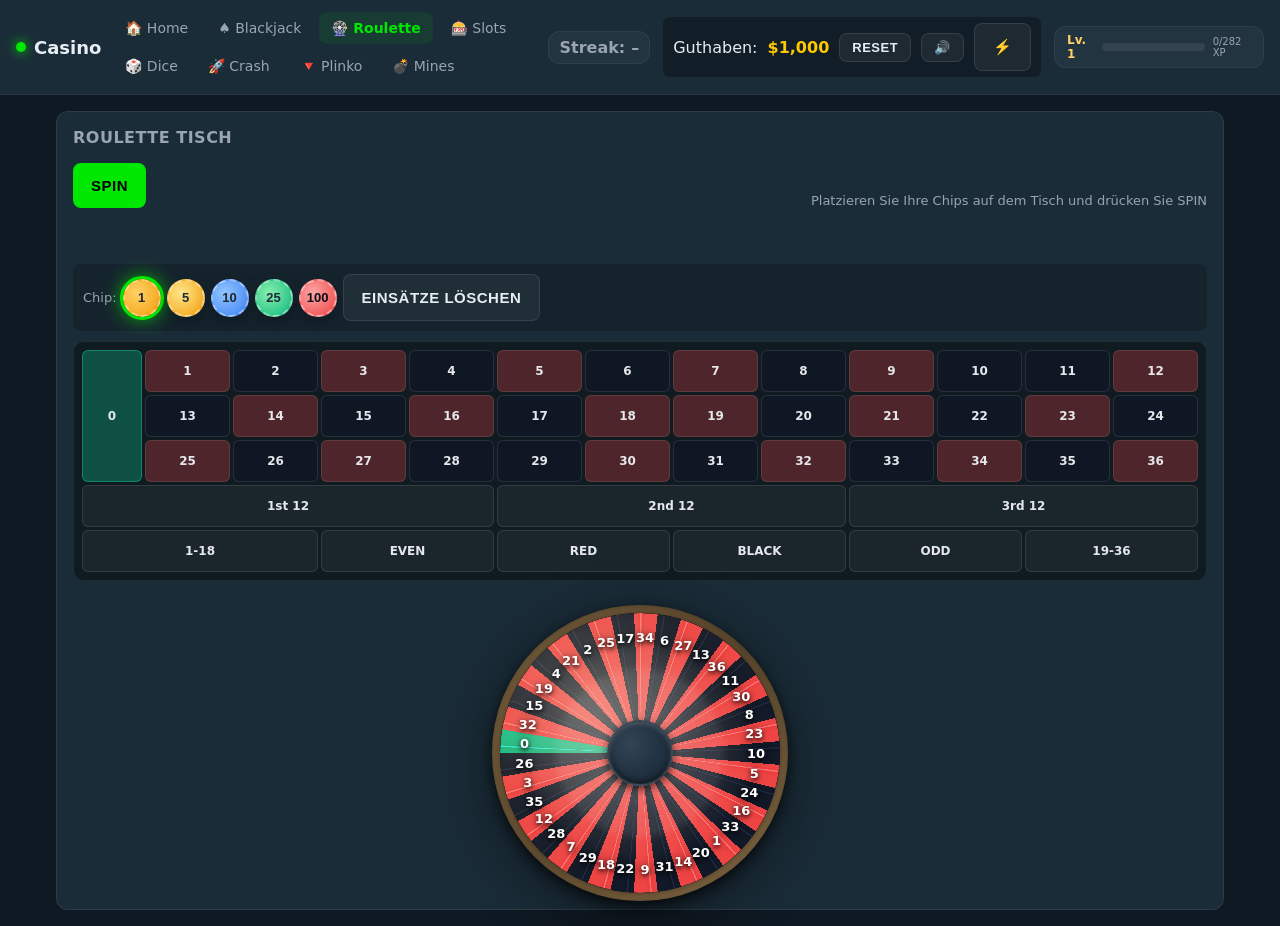
<file: roulette.html>
<!DOCTYPE html>
<html lang="de">
  <head>
    <meta charset="UTF-8" />
    <meta name="viewport" content="width=device-width, initial-scale=1.0" />
    <title>Roulette - Casino</title>
    <style>
      :root { --bg:#0f1923; --panel:#1a2c38; --muted:#9aa4b2; --text:#e6edf3; --accent:#00e701; --accent-2:#00b929; --danger:#ff003f; --ok:#00e701; --gold:#ffc800; }
      *{box-sizing:border-box}
  html, body { height:100%; }
  body { margin:0; font-family: 'Inter', system-ui, -apple-system, Segoe UI, Roboto, Arial, sans-serif; background: #0f1923; color: var(--text); }
      body.reduce-motion * { animation: none !important; transition: none !important; }
 
      .topbar { display:flex; align-items:center; gap:12px; justify-content:space-between; padding:12px 16px; border-bottom:1px solid rgba(255,255,255,.05); background: #1a2c38; position: sticky; top: 0; backdrop-filter: blur(6px); z-index:100; }
      .brand { font-weight:800; display:flex; align-items:center; gap:8px; font-size:18px; }
      .brand .dot{ width:10px; height:10px; border-radius:50%; background: var(--accent); box-shadow: 0 0 12px var(--accent) }
      .nav { display:flex; gap:6px; flex-wrap:wrap; align-items:center; }
      .nav a { color: var(--muted); text-decoration:none; padding:8px 12px; border-radius:8px; transition: all 0.2s; font-size:14px; font-weight:500; }
      .nav a:hover { background: rgba(255,255,255,.05); color: var(--text); }
      .nav a.active { background: rgba(0,231,1,.08); color: var(--accent); font-weight:700; }
      .balance { display:flex; align-items:center; gap:10px; background: rgba(0,0,0,0.3); border:1px solid rgba(255,255,255,0.05); padding:6px 10px; border-radius:8px; }
      .balance .amount { color: var(--gold); font-weight:800; font-size:16px; }
 
  main { padding: 16px; display:flex; flex-direction:column; gap:16px; position: relative; max-width: 1200px; margin: 0 auto; }
  .panel { background: #1a2c38; border:1px solid rgba(255,255,255,0.08); border-radius: 12px; padding: 16px; }
  .panel h3 { margin:0 0 16px 0; font-size:16px; color: var(--muted); font-weight:600; text-transform:uppercase; letter-spacing:0.5px; }
      .controls { display:flex; flex-direction:column; gap: 16px; }
      .control-group { display:flex; flex-direction:column; gap:8px; }
      .control-group label { color: var(--muted); font-size:13px; font-weight:600; text-transform:uppercase; letter-spacing:0.5px; }
      .input { background: rgba(0,0,0,0.3); border:1px solid rgba(255,255,255,0.1); color: var(--text); padding:12px 14px; border-radius:8px; font-size:15px; font-weight:600; transition: all 0.2s; width:100%; }
      .input:focus { outline:none; border-color: var(--accent); background: rgba(0,0,0,0.4); }
      .btn { background: var(--accent); color:#000; border: none; padding: 14px 18px; border-radius:8px; font-weight:700; cursor:pointer; transition: all 0.2s; font-size:15px; text-transform:uppercase; letter-spacing:0.5px; }
      .btn:hover { filter: brightness(1.1); transform: translateY(-1px); }
      .btn:active { transform: translateY(0px); }
      .btn:disabled { opacity:.4; cursor:not-allowed; transform: none; }
      .btn.danger { background: var(--danger); }
      .btn.secondary { background: rgba(255,255,255,0.05); border: 1px solid rgba(255,255,255,.1); color: var(--text); font-size:13px; padding:6px 12px; }
      .btn.secondary:hover { background: rgba(255,255,255,0.08); }
      .btn.ghost { background: rgba(255,255,255,0.05); border: 1px solid rgba(255,255,255,.1); color: var(--text); }
      .btn.ghost:hover { background: rgba(255,255,255,0.08); }
      .muted { color: var(--muted); font-size:13px; }
      .msg { min-height:24px; font-weight:700; font-size:14px; padding:8px; border-radius:6px; text-align:center; }
      .msg.win { background: rgba(0,231,1,.1); color: var(--accent); }
      .msg.lose { background: rgba(255,0,63,.1); color: var(--danger); }
      .badge { padding:4px 12px; border-radius:6px; background: rgba(255,255,255,0.08); font-size:13px; font-weight:600; }
 
      .roulette-out { display:flex; flex-direction:column; gap:12px; margin-top:16px; }
      .result-display { display:flex; align-items:center; gap:12px; padding:16px; background: rgba(0,0,0,0.3); border-radius:8px; border:1px solid rgba(255,255,255,0.08); }
      .spinner { width: 36px; height: 36px; border-radius: 50%; border: 3px solid rgba(255,255,255,.15); border-top-color: var(--accent); animation: spin 900ms linear infinite }
      @keyframes spin { to { transform: rotate(360deg) } }
      .hide { display:none !important }
 
      /* balance flash and pop-in */
      .amount.flash-up { animation: amtUp 750ms ease-out; }
      .amount.flash-down { animation: amtDown 750ms ease-out; }
      @keyframes amtUp { 0%{ color:#fff } 20%{ color:#00e701; transform: scale(1.08) } 100%{ color: var(--gold); transform: scale(1) } }
      @keyframes amtDown { 0%{ color:#fff } 20%{ color:#ff003f; transform: scale(0.96) } 100%{ color: var(--gold); transform: scale(1) } }
      @keyframes popIn { 0%{ transform: scale(.8); opacity:.2 } 60%{ transform: scale(1.08); opacity:1 } 100%{ transform: scale(1) } }
      .pop { animation: popIn 350ms ease-out; }
 
      #fx-canvas{ position:absolute; inset:0; pointer-events:none }
 
    /* --- Betting Mat Only --- */
  .roulette-layout { display:flex; flex-direction:column; gap:12px; margin-top:12px; }
  .betting-area { width:100%; max-width:100%; }
 
  /* Betting mat (restored) */
  .betting-area { display:flex; flex-direction:column; gap:10px; flex:1; min-height:0; }
  .chip-toolbar { display:flex; gap:6px; align-items:center; flex-wrap:wrap; padding:10px; background: rgba(0,0,0,0.2); border-radius:8px; }
  .chip-btn { position:relative; width: 38px; height: 38px; border-radius:50%; border:2px dashed rgba(255,255,255,.4); background: radial-gradient(circle at 35% 35%, #ffd166, #f59e0b); color:#1f2937; font-weight:800; cursor:pointer; box-shadow: 0 6px 16px rgba(0,0,0,.25); transition: all 0.2s; font-size:13px; }
  .chip-btn:hover { transform: translateY(-2px); box-shadow: 0 8px 20px rgba(0,0,0,.35); }
  .chip-btn[data-chip="5"]{ background: radial-gradient(circle at 35% 35%, #fde68a, #f59e0b); }
  .chip-btn[data-chip="10"]{ background: radial-gradient(circle at 35% 35%, #93c5fd, #3b82f6); }
  .chip-btn[data-chip="25"]{ background: radial-gradient(circle at 35% 35%, #86efac, #10b981); }
  .chip-btn[data-chip="100"]{ background: radial-gradient(circle at 35% 35%, #fca5a5, #ef4444); color:#0b0f16 }
  .chip-btn.active { outline:3px solid var(--accent); box-shadow: 0 0 20px var(--accent); }
  .betting-mat { display:grid; grid-template-columns: 60px repeat(12, minmax(44px, 1fr)); gap:3px; background: rgba(0,0,0,0.4); border:1px solid rgba(255,255,255,.08); border-radius:10px; padding:8px; width:100%; max-width:100%; overflow:hidden; }
  .cell { position:relative; min-height:42px; display:flex; align-items:center; justify-content:center; border:1px solid rgba(255,255,255,.1); border-radius:6px; color:#e5e7eb; font-weight:700; cursor:pointer; user-select:none; background: rgba(255,255,255,.02); font-size:12px; transition: all 0.2s; }
  .cell.zero { grid-row: 1 / span 3; background: rgba(16,185,129,.35); border-color: rgba(16,185,129,.55); }
  .cell.red { background: rgba(239,68,68,.28); }
  .cell.black { background: rgba(17,24,39,.7); }
  .cell:hover { filter: brightness(1.15); transform: scale(1.02); }
  .outside { background: rgba(255,255,255,.05); font-weight:700; }
  .stack { position:absolute; bottom:4px; right:6px; background: rgba(0,0,0,.55); border:1px solid rgba(255,255,255,.18); border-radius:999px; padding:2px 6px; font-size:12px }
  .chip { position:absolute; top:50%; left:50%; transform: translate(-50%,-50%); width:32px; height:32px; border-radius:50%; border:2px dashed rgba(255,255,255,.6); background: radial-gradient(circle at 35% 35%, #ffd166, #f59e0b); color:#1f2937; font-weight:900; font-size:12px; display:flex; align-items:center; justify-content:center; pointer-events:none; box-shadow: 0 8px 16px rgba(0,0,0,.35) }
  .chip.small { width:26px; height:26px; font-size:11px }
  .mat-caption { color: var(--muted); font-size:12px }
 
  /* Roulette ball styling */
  .roulette-ball { position:absolute; width:14px; height:14px; border-radius:50%; background:radial-gradient(circle at 30% 30%, #ffffff, #f5f5f5 40%, #d0d0d0 70%, #a0a0a0); box-shadow: 0 3px 8px rgba(0,0,0,0.6), inset -2px -2px 4px rgba(0,0,0,0.3), inset 2px 2px 4px rgba(255,255,255,0.8); z-index:100; pointer-events:none; will-change:transform; }
  .roulette-ball.fast { filter: blur(1.5px); }
  .roulette-ball.medium { filter: blur(0.8px); }
  .roulette-ball.slow { filter: blur(0px); }
 
  /* Enhanced wheel styling */
  .wheel { overflow:visible !important; filter: drop-shadow(0 12px 28px rgba(0,0,0,0.45)); }
 
  /* Ambient casino lighting overlay */
  @keyframes ambientGlow {
    0%, 100% { opacity: 0.15; }
    50% { opacity: 0.25; }
  }
 
  /* Spinning speed blur effect */
  .dial.spinning-fast { filter: blur(0.5px); }
  .dial.spinning-medium { filter: blur(0.3px); }
  .dial.spinning-slow { filter: blur(0px); }
    </style>
  </head>
  <body>
    <header class="topbar">
      <div class="brand">
        <span class="dot"></span>
        <span>Casino</span>
      </div>
      <nav class="nav">
        <a href="home.html">🏠 Home</a>
        <a href="index.html">♠️ Blackjack</a>
        <a href="roulette.html" class="active">🎡 Roulette</a>
        <a href="slots.html">🎰 Slots</a>
        <a href="dice.html">🎲 Dice</a>
        <a href="crash.html">🚀 Crash</a>
        <a href="plinko.html">🔻 Plinko</a>
        <a href="mines.html">💣 Mines</a>
      </nav>
      <div class="balance">
        <span>Guthaben:</span>
        <span class="amount" id="bankroll">$1,000</span>
        <button class="btn secondary" id="reset-bank">Reset</button>
        <button class="btn secondary" id="mute-toggle" aria-pressed="false" title="Ton an/aus">🔊</button>
        <button class="btn ghost" id="motion-toggle" title="Animationen reduzieren">⚡</button>
      </div>
    </header>
    <main>
      <section class="panel" id="game-roulette">
        <h3>Roulette Tisch</h3>
        <div style="display:flex;gap:16px;flex-wrap:wrap;align-items:end;margin-bottom:20px;">
          <div class="control-group" style="min-width:120px;display:none;">
            <label>Wette ($)</label>
            <input type="number" id="rl-bet" class="input" value="5" min="1" step="1" />
          </div>
          <div class="control-group" style="min-width:180px;display:none;">
            <label>Typ</label>
            <select id="rl-type" class="input">
              <option value="red">Red (x1.8)</option>
              <option value="black">Black (x1.8)</option>
              <option value="odd">Ungerade (x1.8)</option>
              <option value="even">Gerade (x1.8)</option>
              <option value="number">Zahl (x32.4)</option>
            </select>
          </div>
          <div class="control-group" id="rl-number-wrap" hidden style="min-width:120px;display:none;">
            <label>Zahl (0–36)</label>
            <input type="number" id="rl-number" class="input" value="7" min="0" max="36"/>
          </div>
          <button class="btn" id="rl-spin">SPIN</button>
          <div class="muted" style="margin-left:auto;">Platzieren Sie Ihre Chips auf dem Tisch und drücken Sie SPIN</div>
        </div>
        <div class="msg" id="rl-msg"></div>
        <div class="roulette-layout">
          <div class="betting-area">
            <div class="chip-toolbar">
              <span class="muted">Chip:</span>
              <button class="chip-btn active" data-chip="1">1</button>
              <button class="chip-btn" data-chip="5">5</button>
              <button class="chip-btn" data-chip="10">10</button>
              <button class="chip-btn" data-chip="25">25</button>
              <button class="chip-btn" data-chip="100">100</button>
              <button class="btn ghost" id="clear-bets">Einsätze löschen</button>
            </div>
            <div class="betting-mat" id="betting-mat" aria-label="Setzfeld"></div>
          </div>
          <div style="display:flex;justify-content:center;margin-top:20px;">
            <div class="wheel" id="wheel-vis" aria-label="Roulette-Rad" style="width:280px;height:280px;position:relative;border-radius:50%;background:radial-gradient(circle,#d4c097,#b8913f 70%);box-shadow:0 8px 22px rgba(0,0,0,.5),inset 0 0 16px rgba(0,0,0,.4);"></div>
          </div>
        </div>
      </section>
      <canvas id="fx-canvas"></canvas>
    </main>
    <script>
      'use strict';
      const $ = (s)=>document.querySelector(s); const $$=(s)=>Array.from(document.querySelectorAll(s)); const fmt=(n)=>`$${Number(n).toLocaleString()}`;
      const BANK_KEY='casino_bankroll_v1'; const START_BANK=1000; let bankroll=loadBank(); const bankrollEl=$('#bankroll');
      function loadBank(){ try{ const n=Number(localStorage.getItem(BANK_KEY)); if(Number.isFinite(n)&&n>=0) return Math.floor(n);}catch{} return START_BANK; }
      function saveBank(){ try{ localStorage.setItem(BANK_KEY, String(bankroll)); }catch{} }
      function credit(delta){ bankroll=Math.max(0, bankroll+delta); bankrollEl.textContent=fmt(bankroll); bankrollEl.classList.remove('flash-up','flash-down'); void bankrollEl.offsetWidth; bankrollEl.classList.add(delta>=0?'flash-up':'flash-down'); saveBank(); }
      credit(0);
      $('#reset-bank').addEventListener('click', ()=>{ bankroll=START_BANK; credit(0); Sound.play('click'); });
      $('#motion-toggle').addEventListener('click', ()=>{ document.body.classList.toggle('reduce-motion'); });
 
      const MUTE_KEY='casino_mute_v1'; const MuteBtn=$('#mute-toggle');
      const Sound=(()=>{ let ctx=null; let muted=(function(){ try{ return localStorage.getItem(MUTE_KEY)==='1'; }catch{} return false; })();
        function saveMute(){ try{ localStorage.setItem(MUTE_KEY, muted?'1':'0'); }catch{} }
        function ensure(){ if(!ctx){ const AC=window.AudioContext||window.webkitAudioContext; try{ ctx=new AC(); }catch{} } }
        function envGain(g){ const gain=ctx.createGain(); gain.gain.value=g; gain.connect(ctx.destination); return gain; }
        function tone(f=440,d=0.12,t='sine',v=0.05){ if(muted||!ctx) return; const o=ctx.createOscillator(); const g=envGain(v); o.type=t; o.frequency.value=f; o.connect(g); const tt=ctx.currentTime; o.start(tt); o.stop(tt+d); }
        function click(){ tone(660,0.06,'square',0.03) } function win(){ tone(880,0.1,'sine',0.06); setTimeout(()=>tone(1320,0.12,'sine',0.06),90)} function lose(){ tone(220,0.18,'sawtooth',0.05) }
        function update(){ MuteBtn.setAttribute('aria-pressed', muted?'true':'false'); MuteBtn.textContent = muted?'🔇':'🔊'; }
        update();
        return { toggle(){ ensure(); muted=!muted; saveMute(); update(); }, play(n){ ensure(); if(muted) return; if(n==='click') click(); else if(n==='win') win(); else if(n==='lose') lose(); } };
      })();
      MuteBtn.addEventListener('click', ()=>Sound.toggle());
 
      const fxCanvas=$('#fx-canvas');
      const FX=(()=>{ const ctx=fxCanvas.getContext('2d'); let ps=[]; let running=false; let raf=0; function resize(){ const r=fxCanvas.getBoundingClientRect(); fxCanvas.width=Math.floor(r.width*devicePixelRatio); fxCanvas.height=Math.floor(r.height*devicePixelRatio);} window.addEventListener('resize',resize); resize(); function randColor(){ const cs=['#22d3ee','#0ea5e9','#10b981','#f59e0b','#ef4444','#eab308','#a78bfa','#f472b6']; return cs[Math.floor(Math.random()*cs.length)]; } function spawn(n=120){ const w=fxCanvas.width,h=fxCanvas.height; for(let i=0;i<n;i++){ ps.push({ x:w/2+(Math.random()*w/3-w/6), y:-20*devicePixelRatio, vx:(Math.random()-0.5)*3*devicePixelRatio, vy:(2+Math.random()*2)*devicePixelRatio, g:0.08*devicePixelRatio, s:(2+Math.random()*3)*devicePixelRatio, c:randColor(), a:1, rot:Math.random()*Math.PI, vr:(Math.random()-0.5)*0.2 }); } } function step(){ if(!running) return; const w=fxCanvas.width,h=fxCanvas.height; ctx.clearRect(0,0,w,h); ps.forEach(p=>{ p.vy+=p.g; p.x+=p.vx; p.y+=p.vy; p.rot+=p.vr; p.a=Math.max(0,p.a-0.005); ctx.save(); ctx.globalAlpha=p.a; ctx.translate(p.x,p.y); ctx.rotate(p.rot); ctx.fillStyle=p.c; ctx.fillRect(-p.s,-p.s/2,p.s*2,p.s); ctx.restore(); }); ps=ps.filter(p=>p.y<h+40&&p.a>0.01); if(ps.length===0){ running=false; cancelAnimationFrame(raf); return; } raf=requestAnimationFrame(step);} function burst(intensity=1){ resize(); spawn(Math.floor(120*intensity)); if(!running){ running=true; step(); } } return { burst }; })();
 
      // Roulette logic
      const betIn=$('#rl-bet'), typeSel=$('#rl-type'), numberWrap=$('#rl-number-wrap'), numberIn=$('#rl-number');
      const spinBtn=$('#rl-spin'), msg=$('#rl-msg');
     
  // (Wheel removed)
     
      // --- Betting mat ---
      // --- Betting mat logic (restored) ---
      typeSel.addEventListener('change', ()=>{ numberWrap.hidden = typeSel.value!=='number'; });
      const bettingMat=$('#betting-mat');
      const chipToolbarBtns=$$('.chip-btn');
      const clearBetsBtn=$('#clear-bets');
      let currentChip=1;
      chipToolbarBtns.forEach(b=>{
        b.addEventListener('click',()=>{
          chipToolbarBtns.forEach(x=>x.classList.remove('active'));
            b.classList.add('active');
            currentChip=Number(b.dataset.chip||'1');
            betIn.value=String(currentChip);
            Sound.play('click');
        });
      });
      function matCell(label, cls='', attrs={}){ const d=document.createElement('div'); d.className=`cell ${cls}`.trim(); d.textContent=label; Object.entries(attrs).forEach(([k,v])=>d.setAttribute(k,v)); return d; }
 
  // European roulette wheel order (realistic casino layout)
  const WHEEL_ORDER=[0,32,15,19,4,21,2,25,17,34,6,27,13,36,11,30,8,23,10,5,24,16,33,1,20,14,31,9,22,18,29,7,28,12,35,3,26];
 
  // Standard European/French roulette colors (verified correct)
  const RED_NUMBERS = [1,3,5,7,9,12,14,16,18,19,21,23,25,27,30,32,34,36];
  const BLACK_NUMBERS = [2,4,6,8,10,11,13,15,17,20,22,24,26,28,29,31,33,35];
 
  // Create color map based on actual roulette colors
  const COLOR_MAP = {};
  for(let i = 0; i <= 36; i++){
    if(i === 0) {
      COLOR_MAP[i] = 'green';
    } else if(RED_NUMBERS.includes(i)) {
      COLOR_MAP[i] = 'red';
    } else {
      COLOR_MAP[i] = 'black';
    }
  }
 
  function isRed(n){ return COLOR_MAP[n] === 'red'; }
 
      function createMat(){
        if(!bettingMat) return;
        // Column 0: zero spanning 3 rows
        const zero=matCell('0','zero outside',{'data-bet':'number','data-key':'0'}); bettingMat.appendChild(zero);
        // Left-to-right ascending rows instead of bottom-to-top column grouping
        const grid=[
          Array.from({length:12},(_,i)=>1+i),        // 1..12
          Array.from({length:12},(_,i)=>13+i),       // 13..24
          Array.from({length:12},(_,i)=>25+i)        // 25..36
        ];
        for(let r=0; r<3; r++){
          for(let c=0; c<12; c++){
            const n=grid[r][c];
            const cls = (n===0)?'zero':(isRed(n)?'red':'black');
            const cell = matCell(String(n), cls, { 'data-bet':'number', 'data-key':String(n) });
            bettingMat.appendChild(cell);
          }
        }
        const outs=[
          {label:'1st 12', bet:'dozen', key:'1', span:5},
          {label:'2nd 12', bet:'dozen', key:'2', span:4},
          {label:'3rd 12', bet:'dozen', key:'3', span:4},
          {label:'1-18', bet:'low', key:'low', span:3},
          {label:'EVEN', bet:'even', key:'even', span:2},
          {label:'RED', bet:'color', key:'red', span:2},
          {label:'BLACK', bet:'color', key:'black', span:2},
          {label:'ODD', bet:'odd', key:'odd', span:2},
          {label:'19-36', bet:'high', key:'high', span:2},
        ];
        outs.forEach(o=>{
          const d=matCell(o.label,'outside',{'data-bet':o.bet,'data-key':o.key, style:`grid-column: span ${o.span}`}); bettingMat.appendChild(d);
        });
      }
      createMat();
      const betMap=new Map(); // key -> {type,key,amount,el}
      function betKey(type,key){ return `${type}:${key}`; }
      function pop(el){ el.classList.remove('pop'); void el.offsetWidth; el.classList.add('pop'); setTimeout(()=>el.classList.remove('pop'),350); }
      function placeChipOn(cell, type, key, amt){
        const k=betKey(type,key);
        const existing=betMap.get(k);
        if(existing){ existing.amount += amt; const s=existing.el.querySelector('.stack'); if(s) s.textContent = fmt(existing.amount); pop(existing.el); return; }
        const wrap=document.createElement('div'); wrap.className='chip-wrap'; wrap.style.position='absolute'; wrap.style.inset='0';
        const chip=document.createElement('div'); chip.className='chip'; chip.textContent=amt; wrap.appendChild(chip);
        const stack=document.createElement('div'); stack.className='stack'; stack.textContent=fmt(amt); wrap.appendChild(stack);
        cell.appendChild(wrap);
        betMap.set(k,{type,key,amount:amt,el:wrap});
        pop(chip);
      }
      function clearBets(){ betMap.forEach(b=>b.el.remove()); betMap.clear(); }
      if(clearBetsBtn) clearBetsBtn.addEventListener('click',()=>{ clearBets(); Sound.play('click'); });
      if(bettingMat) bettingMat.addEventListener('click', (e)=>{
        const cell=e.target.closest('.cell'); if(!cell) return;
        const type=cell.getAttribute('data-bet'); const key=cell.getAttribute('data-key'); if(!type||!key) return;
        const amt=currentChip;
        if(amt<1) return; if(amt>bankroll){ msg.textContent='Zu wenig Guthaben für diesen Einsatz.'; return; }
        placeChipOn(cell, type, key, amt);
      });
      function totalPlacedBet(){ let t=0; betMap.forEach(b=> t+=b.amount); return t; }
      function resolvePayout(n){
        const c=color(n);
        const colorEn = COLOR_MAP[n] || 'green';
        let win=0;
        betMap.forEach(b=>{
          const amt=b.amount; const t=b.type; const k=b.key;
          if(t==='number'){
            const target=Number(k);
            if(target===n) win += amt*32.4;
          }
          else if(t==='color'){
            if(n!==0 && k===colorEn) win += amt*1.8;
          }
          else if(t==='even'){
            if(n!==0 && (n%2===0)) win += amt*1.8;
          }
          else if(t==='odd'){
            if(n!==0 && (n%2===1)) win += amt*1.8;
          }
          else if(t==='low'){
            if(n>=1 && n<=18) win += amt*1.8;
          }
          else if(t==='high'){
            if(n>=19 && n<=36) win += amt*1.8;
          }
          else if(t==='dozen'){
            const d=Number(k);
            if((d===1 && n>=1&&n<=12) || (d===2 && n>=13&&n<=24) || (d===3 && n>=25&&n<=36)) win+=amt*2.7;
          }
        });
        return win;
      }
  function color(n){ if(n===0) return 'grün'; return COLOR_MAP[n] === 'red' ? 'rot' : 'schwarz'; }
      function spin(){ return Math.floor(Math.random()*37); }
      // Build animated wheel with alternating colors
      const wheelVis=$('#wheel-vis');
      function buildWheel(){
        if(!wheelVis) return;
        const seg=360/37; wheelVis.innerHTML='';
       
        // Outer wooden rim with grain texture
        const woodRim=document.createElement('div');
        woodRim.style.cssText='position:absolute;inset:-8px;border-radius:50%;background:linear-gradient(135deg, #8b6f47 0%, #6b5435 50%, #8b6f47 100%);box-shadow:inset 0 2px 8px rgba(0,0,0,0.4), 0 4px 12px rgba(0,0,0,0.5);';
        wheelVis.appendChild(woodRim);
       
        // Solid base color dial with enhanced depth
        const dial=document.createElement('div');
        dial.className='dial';
        dial.style.cssText='position:absolute;inset:0;border-radius:50%;background:radial-gradient(circle at 40% 40%, #1d2a36, #141f2a 60%, #0a0f14);box-shadow:inset 0 0 25px rgba(0,0,0,.85),inset 0 8px 16px rgba(0,0,0,.6),0 0 8px rgba(0,0,0,.5);overflow:hidden;';
       
        // Colored sectors layer
        const sectors=document.createElement('div');
        sectors.style.cssText='position:absolute;inset:0;border-radius:50%;';
        {
          const red='#ef4444', black='#111827', green='#10b981';
          const stops=[];
          for(let i=0;i<WHEEL_ORDER.length;i++){
            const n=WHEEL_ORDER[i];
            const col = (n===0)?green:(isRed(n)?red:black);
            const a0=(i*seg).toFixed(6), a1=((i+1)*seg).toFixed(6);
            stops.push(`${col} ${a0}deg ${a1}deg`);
          }
          sectors.style.background=`conic-gradient(from -90deg, ${stops.join(',')})`;
        }
        dial.appendChild(sectors);
       
        // Enhanced metallic spokes/separators with reflections
        const spokes=document.createElement('div');
        spokes.style.cssText='position:absolute;inset:0;border-radius:50%;transform:rotate(0deg);background:repeating-conic-gradient(rgba(200,200,200,.75) 0deg, rgba(255,255,255,.85) 0.3deg, rgba(180,180,180,.7) 0.7deg, transparent 0.7deg, transparent 9.73deg);mix-blend-mode:overlay;pointer-events:none;filter:drop-shadow(0 1px 2px rgba(0,0,0,0.5));';
        dial.appendChild(spokes);
       
        // Glossy overlay for shine effect
        const glossLayer=document.createElement('div');
        glossLayer.style.cssText='position:absolute;inset:0;border-radius:50%;background:radial-gradient(circle at 35% 35%, rgba(255,255,255,0.2) 0%, transparent 45%);pointer-events:none;';
        dial.appendChild(glossLayer);
       
        // Subtle blur ring for depth
        const blurRing=document.createElement('div');
        blurRing.style.cssText='position:absolute;inset:0;border-radius:50%;background:radial-gradient(circle, rgba(255,255,255,.08) 0 40%, transparent 45% 100%);pointer-events:none;';
        dial.appendChild(blurRing);
       
        // Inner glow for dimensional lighting
        const innerGlow=document.createElement('div');
        innerGlow.style.cssText='position:absolute;inset:0;border-radius:50%;background:radial-gradient(circle at 50% 50%, rgba(255,255,255,.12), transparent 60%);pointer-events:none;';
        dial.appendChild(innerGlow);
       
        // Ambient casino light effect (subtle pulsing)
        const ambientLight=document.createElement('div');
        ambientLight.style.cssText='position:absolute;inset:0;border-radius:50%;background:radial-gradient(circle at 30% 30%, rgba(255,223,150,0.15), transparent 70%);pointer-events:none;animation:ambientGlow 4s ease-in-out infinite;';
        dial.appendChild(ambientLight);
       
        // Center hub with metallic finish
        const hub=document.createElement('div');
        hub.style.cssText='position:absolute;top:50%;left:50%;width:66px;height:66px;transform:translate(-50%,-50%);border-radius:50%;background:radial-gradient(circle at 35% 35%, #334455, #223344 50%, #182632);box-shadow:0 3px 10px rgba(0,0,0,.7),inset 0 2px 4px rgba(255,255,255,0.2),inset 0 -2px 6px rgba(0,0,0,.6);border:2px solid rgba(255,255,255,0.1);pointer-events:none;';
        dial.appendChild(hub);
       
        wheelVis.appendChild(dial);
       
        // Number ring with enhanced visibility
        const nums=document.createElement('div');
        nums.className='nums';
        nums.style.cssText='position:absolute;inset:0;border-radius:50%;pointer-events:none;font-size:13px;font-weight:800;color:#ffffff;text-shadow:0 2px 4px rgba(0,0,0,.9), 0 0 8px rgba(0,0,0,0.5);';
        const radius = Math.min(wheelVis.clientWidth, wheelVis.clientHeight)/2 - 24;
        for(let i=0;i<WHEEL_ORDER.length;i++){
          const n=WHEEL_ORDER[i];
          const a=-90 + (i+0.5)*seg;
          const el=document.createElement('div');
          el.textContent=String(n);
          el.style.cssText=`position:absolute;top:50%;left:50%;transform:rotate(${a}deg) translateY(-${radius}px) rotate(${-a}deg) translate(-50%,-50%);width:26px;height:22px;display:flex;align-items:center;justify-content:center;`;
          nums.appendChild(el);
        }
        dial.appendChild(nums);
        // Create ball element
        const ball=document.createElement('div');
        ball.className='roulette-ball';
        ball.style.position='absolute';
        ball.style.top='0';
        ball.style.left='0';
        ball.style.display='none';
        wheelVis.appendChild(ball);
      }
      buildWheel();
      let animFrame=null;
      let lastSpinResult = null;
     
      function spinBall(){
        // Ball physics will determine result
        const seg=360/37;
       
        const dial=wheelVis.querySelector('.dial');
        const ball=wheelVis.querySelector('.roulette-ball');
        const nums=dial?dial.querySelector('.nums'):null;
        const dur=3500; // Longer duration for realistic physics
        const wheelCenter = wheelVis.clientWidth/2;
       
        // Show and reset ball
        if(ball){
          ball.style.display='block';
          ball.classList.remove('fast','medium','slow');
          // Reset ball position before animation
          ball.style.transform='translate(0,0)';
        }
       
        // Physics-based ball animation - ball determines result
        if(ball){
          const startTime = performance.now();
          const ballSize = 14; // Ball diameter
          const startRadius = wheelCenter - 10; // Closer to outer edge
          const endRadius = wheelCenter - 35; // End at pocket level
          const ballSpins = 12 + Math.random() * 4; // Random number of spins
         
          // Determine winning number randomly and use it directly
          const winningNumber = Math.floor(Math.random() * 37); // Random number 0-36
         
          // Find which pocket index this number is in on the wheel
          const winningPocketIndex = WHEEL_ORDER.indexOf(winningNumber);
         
          // Calculate angle - add 180 to flip to correct side
          const pocketCenterAngleInWheel = (winningPocketIndex + 0.5) * seg + 180;
         
          // Store result immediately - this is what will be used for payout
          lastSpinResult = winningNumber;
         
          function animateBall(time){
            const elapsed = time - startTime;
            const progress = Math.min(elapsed / dur, 1);
           
            // Use same easing as wheel for synchronization
            const eased = 1 - Math.pow(1 - progress, 3);
           
            // Speed phases for motion blur
            if(progress < 0.3) ball.className = 'roulette-ball fast';
            else if(progress < 0.7) ball.className = 'roulette-ball medium';
            else ball.className = 'roulette-ball slow';
           
            // Spiral inward with physics
            const radius = startRadius - (startRadius - endRadius) * Math.pow(eased, 1.5);
           
            // Get current wheel rotation to know where pockets are
            const dialTransform = window.getComputedStyle(dial).transform;
            let currentWheelRot = 0;
            if(dialTransform && dialTransform !== 'none'){
              const matrix = dialTransform.match(/matrix\(([^)]+)\)/);
              if(matrix){
                const values = matrix[1].split(',').map(parseFloat);
                currentWheelRot = Math.atan2(values[1], values[0]) * (180 / Math.PI);
              }
            }
           
            // Calculate target angle in absolute space (where ball needs to end up)
            const targetAbsoluteAngle = pocketCenterAngleInWheel;
           
            // Ball spins counter-clockwise (negative direction for consistent rotation)
            const spinDistance = ballSpins * 360;
            const startAngle = targetAbsoluteAngle + spinDistance; // Start ahead
            let angle = startAngle - (spinDistance * eased); // Spin backwards to target
           
            // Smooth settling into pocket in final phase
            if(progress > 0.75){
              // Smoothly transition to exact pocket center in last 25%
              const settleProgress = (progress - 0.75) / 0.25;
              const settleEase = settleProgress * settleProgress * (3 - 2 * settleProgress); // Smoothstep
             
              // Interpolate to exact target angle
              angle = angle + (targetAbsoluteAngle - angle) * settleEase;
             
              // Very gentle final wobbles that fade out
              if(progress < 0.95){
                const wobbleAmp = (1 - settleProgress) * 0.6;
                const wobble = Math.sin(elapsed * 35 / 100) * wobbleAmp;
                angle += wobble;
              }
             
              // Store result when settling starts (redundant now but keeping for safety)
              if(!lastSpinResult){
                lastSpinResult = winningNumber;
              }
            } else if(progress > 0.5){
              // Bouncing/vibration effects in middle stages
              const bounceFreq = 30 + (progress - 0.5) * 80;
              const bounceAmp = (1 - progress) * 2.5;
              const bounce = Math.sin(elapsed * bounceFreq / 100) * bounceAmp;
              angle += bounce;
            }
           
            // Position ball with smooth radius adjustment
            let finalRadius = radius;
            if(progress > 0.5 && progress < 0.75){
              // Radial vibration in middle phase
              const radialVib = Math.cos(elapsed * 50 / 100) * (1 - progress) * 1.2;
              finalRadius = radius + radialVib;
            }
           
            const rad = (angle * Math.PI) / 180;
            const x = wheelCenter + Math.cos(rad) * finalRadius - ballSize/2;
            const y = wheelCenter + Math.sin(rad) * finalRadius - ballSize/2;
            ball.style.transform = `translate(${x}px, ${y}px)`;
           
            if(progress < 1){
              animFrame = requestAnimationFrame(animateBall);
            } else {
              // Animation complete - position ball at the winning number
              const finalAngleInDial = pocketCenterAngleInWheel * Math.PI / 180;
              const finalX = Math.cos(finalAngleInDial) * endRadius;
              const finalY = Math.sin(finalAngleInDial) * endRadius;
             
              // Position ball
              const x = wheelCenter + finalX - ballSize/2;
              const y = wheelCenter + finalY - ballSize/2;
              ball.style.transform = `translate(${x}px, ${y}px)`;
             
              // Result is already set to winningNumber at the start
            }
          }
         
          if(animFrame) cancelAnimationFrame(animFrame);
          animFrame = requestAnimationFrame(animateBall);
        }
       
        return new Promise(res=> setTimeout(()=>{
          if(nums && lastSpinResult !== null){
            nums.querySelectorAll('div').forEach(d=>d.style.background='');
            const landedIdx = WHEEL_ORDER.indexOf(lastSpinResult);
            const landed=nums.querySelectorAll('div')[landedIdx];
            if(landed){ landed.style.background='rgba(255,255,255,.12)'; landed.style.borderRadius='4px'; setTimeout(()=>{ landed.style.background=''; },1200); }
          }
          res();
        },dur+100));
      }
 
      spinBtn.addEventListener('click', async ()=>{
  const placedTotal= totalPlacedBet();
  const usingMat = placedTotal>0;
 
  // Only allow betting via mat
  if(!usingMat || placedTotal === 0){
    msg.textContent='Bitte platzieren Sie Chips auf dem Tisch.';
    return;
  }
 
  const upfrontBet = placedTotal;
  if(upfrontBet>bankroll){ msg.textContent='Zu wenig Guthaben.'; return; }
  // Hide ball before spin starts
  const ball=wheelVis.querySelector('.roulette-ball');
  if(ball) ball.style.display='none';
  credit(-upfrontBet);
        // UI disable
        msg.textContent='Dreht…';
        spinBtn.disabled=true; if(clearBetsBtn) clearBetsBtn.disabled=true; if(bettingMat) bettingMat.style.pointerEvents='none';
 
        // Spin ball - ball physics determines result
        lastSpinResult = null;
        await spinBall();
       
        // Resolve based on where ball landed
        const n = lastSpinResult;
        if(n === null || n === undefined){
          msg.textContent='Fehler beim Spin.';
          spinBtn.disabled=false; if(clearBetsBtn) clearBetsBtn.disabled=false; if(bettingMat) bettingMat.style.pointerEvents='';
          return;
        }
        let win = resolvePayout(n);
        if(win>0){ const profit=win-upfrontBet; credit(win); msg.textContent='Gewinn '+fmt(profit)+' (Auszahlung '+fmt(win)+')'; if(win>=36){ FX.burst(1.2); } Sound.play('win'); if(window.CasinoAddictive){CasinoAddictive.Streak.win(); CasinoAddictive.Level.addXP(profit); CasinoAddictive.Stats.recordWin(win, profit); if(win>=500) CasinoAddictive.screenShake(1.0);} }
        else { msg.textContent='Verlust.'; Sound.play('lose'); if(window.CasinoAddictive){CasinoAddictive.Streak.lose(); CasinoAddictive.Stats.recordLoss(upfrontBet);} }
        clearBets();
        if(window.CasinoAddictive){CasinoAddictive.Stats.recordBet(upfrontBet);}
        spinBtn.disabled=false; betIn.disabled=false; typeSel.disabled=false; numberIn.disabled=false; if(clearBetsBtn) clearBetsBtn.disabled=false; if(bettingMat) bettingMat.style.pointerEvents='';
      });
    </script>
    <script src="casino-addictive.js"></script>
  </body>
</html>
</file>
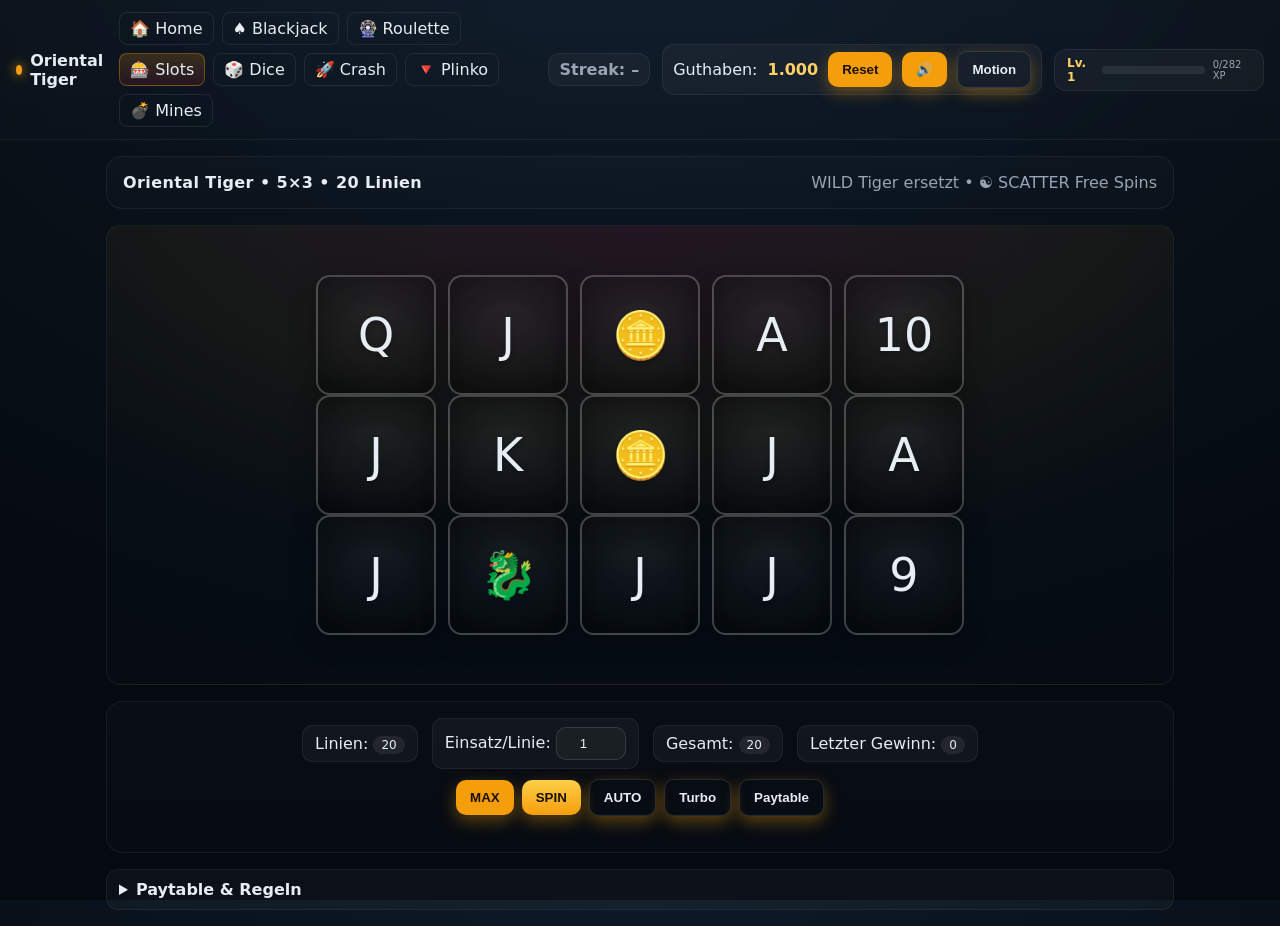
<file: slots.html>
<!DOCTYPE html>
<html lang="de">
  <head>
    <meta charset="UTF-8" />
    <meta name="viewport" content="width=device-width, initial-scale=1.0" />
    <title>Slots - Casino</title>
    <style>
      :root {
        --bg: #0a0f12;
        --panel: #0e1520;
        --muted: #9aa4b2;
        --text: #e6edf3;
        --accent: #e11d48; /* red */
        --accent-2: #f59e0b; /* gold */
        --gold: #ffd166;
        --green: #10b981;
      }
      *{box-sizing:border-box}
      html, body { height: 100%; }
      body { margin:0; font-family: system-ui, -apple-system, Segoe UI, Roboto, Arial, sans-serif; background: radial-gradient(1200px 800px at 50% -10%, #0e1b2a, #081018 60%, #050a10 100%); color: var(--text); }
      body.reduce-motion * { animation: none !important; transition: none !important; }

      .topbar { display:flex; align-items:center; gap:12px; justify-content:space-between; padding:12px 16px; border-bottom:1px solid rgba(255,255,255,.06); background: linear-gradient(180deg, rgba(255,255,255,.02), rgba(255,255,255,.01)); position: sticky; top: 0; backdrop-filter: blur(6px); }
      .brand { font-weight:800; display:flex; align-items:center; gap:8px }
      .brand .dot{ width:10px; height:10px; border-radius:50%; background: var(--accent-2); box-shadow: 0 0 12px var(--accent-2) }
      .nav { display:flex; gap:8px; flex-wrap:wrap; align-items:center; }
      .nav a { color: var(--text); text-decoration:none; padding:6px 10px; border-radius:8px; border:1px solid rgba(255,255,255,.08); }
      .nav a:hover { background: rgba(255,255,255,.06); }
      .nav a.active { background: linear-gradient(180deg, rgba(245,158,11,.18), rgba(225,29,72,.12)); border-color: rgba(245,158,11,.35); }
      .balance { display:flex; align-items:center; gap:10px; background: rgba(255,255,255,0.04); border:1px solid rgba(255,255,255,0.06); padding:6px 10px; border-radius:12px; }
      .balance .amount { color: var(--gold); font-weight:800; }

      main { padding: 16px; display:grid; gap:16px; position: relative; max-width: 1100px; margin: 0 auto; }
      .panel { background: linear-gradient(180deg, rgba(255,255,255,0.02), rgba(255,255,255,0.01)); border:1px solid rgba(255,255,255,0.06); border-radius: 16px; padding: 16px; }

      .title-row { display:flex; align-items:center; justify-content:space-between; gap:12px }
      .title-row .title { font-weight: 900; letter-spacing:.4px }

      /* Reels area */
      .reels-wrap { padding: 14px; border-radius: 14px; border: 1px solid rgba(255,255,255,.06); background:
        radial-gradient(800px 400px at 50% -10%, rgba(225,29,72,.12), rgba(245,158,11,.06) 60%, rgba(8,16,24,.4));
        min-height: 460px; display:flex; align-items:center; justify-content:center; position: relative; z-index: 1; }
      .reels { display:grid; grid-template-columns: repeat(5, 120px); gap:12px; width:max-content; margin: 0 auto; place-content: center; }
      .col { display:grid; grid-template-rows: repeat(3, 120px); gap:12px; }
      .cell { width:120px; height:120px; display:grid; place-items:center; border-radius:14px; border: 2px solid rgba(255,255,255,.22); background:
        radial-gradient(140px 100px at 50% 30%, rgba(255,255,255,.06), rgba(0,0,0,.22));
        box-shadow: inset 0 0 60px rgba(0,0,0,.35), 0 8px 26px rgba(0,0,0,.25);
        position: relative; overflow: hidden; }
      /* Bildsymbol-Overlay */
      .cell::after{ content:''; position:absolute; inset:10px; background: var(--sym-img) center/contain no-repeat; pointer-events:none; filter: drop-shadow(0 2px 2px rgba(0,0,0,.35)); }
      /* Fallback-Text, wenn kein Bild vorhanden ist */
      .cell[data-has-img="true"] .txt{ display:none }
      .cell .txt{ font-size:46px; filter: drop-shadow(0 2px 2px rgba(0,0,0,.3)); }
      .cell .glyph { font-size:46px; filter: drop-shadow(0 2px 2px rgba(0,0,0,.3)); }
      .cell .label { position:absolute; bottom:6px; right:8px; font-size:11px; color: rgba(255,255,255,.7) }
      .cell.wild { border-color: rgba(245,158,11,.45); box-shadow: 0 0 16px rgba(245,158,11,.35), inset 0 0 60px rgba(245,158,11,.15); }
      .cell.scatter { border-color: rgba(225,29,72,.45); box-shadow: 0 0 16px rgba(225,29,72,.35), inset 0 0 60px rgba(225,29,72,.15); }
      .cell.win { outline: 3px solid rgba(255,255,255,.35); animation: glow 600ms ease-in-out alternate 3; }
      @keyframes glow { from { box-shadow: 0 0 0 rgba(255,255,255,0); } to { box-shadow: 0 0 26px rgba(255,255,255,.35); } }

  /* Enhanced spin visuals */
  .reel.spinning { filter: saturate(1.15) contrast(1.05); }
  .reel.spinning .cell { animation: spinJitter 140ms linear infinite; filter: blur(0.4px) brightness(1.08); }
  @keyframes spinJitter { 0%{ transform: translateY(-2px) } 50%{ transform: translateY(2px) } 100%{ transform: translateY(-2px) } }
  .cell.pop { animation: popIn 220ms cubic-bezier(.2,.8,.3,1); }
  @keyframes popIn { 0%{ transform: scale(.85); opacity:.4 } 80%{ transform: scale(1.04) } 100%{ transform: scale(1); opacity:1 } }
  .cell.win { animation: winPulse 900ms ease-in-out infinite; }
  @keyframes winPulse { 0%{ box-shadow: 0 0 0 rgba(255,215,96,0); outline-color: rgba(255,215,96,.0) } 50%{ box-shadow: 0 0 24px rgba(255,215,96,.35); outline-color: rgba(255,215,96,.6) } 100%{ box-shadow: 0 0 0 rgba(255,215,96,0); outline-color: rgba(255,215,96,.0) } }

      .controls { display:flex; gap:12px; align-items:center; flex-wrap:wrap; justify-content:center; }
      .btn { background: var(--accent-2); color:#1b1000; border: none; padding: 10px 14px; border-radius:10px; font-weight:800; cursor:pointer; box-shadow: 0 6px 16px rgba(245,158,11,.35) }
      .btn.primary { background: linear-gradient(180deg, #ffcf4a, #f59e0b); color:#1b1000; }
      .btn.stop { background: linear-gradient(180deg, #ef4444, #b91c1c); color:#1b0000; }
      .btn:disabled { opacity:.5; cursor:not-allowed }
      .btn.ghost { background: transparent; border: 1px solid rgba(255,255,255,.12); color: var(--text); }
      .input { background: rgba(255,255,255,0.04); border:1px solid rgba(255,255,255,0.12); color: var(--text); padding:8px 10px; border-radius:10px; min-width: 70px; text-align:center }

      .hud { display:flex; gap:14px; align-items:center; flex-wrap:wrap; justify-content:center; }
      .stat { background: rgba(255,255,255,.04); border:1px solid rgba(255,255,255,.06); padding:8px 12px; border-radius:10px }
      .muted { color: var(--muted) }
      .msg { min-height: 20px; font-weight: 800; text-align: center; }
      .amount.flash-up { animation: amtUp 750ms ease-out; }
      .amount.flash-down { animation: amtDown 750ms ease-out; }
      @keyframes amtUp { 0%{ color:#fff } 20%{ color:#10b981; transform: scale(1.08) } 100%{ color: var(--gold); transform: scale(1) } }
      @keyframes amtDown { 0%{ color:#fff } 20%{ color:#ef4444; transform: scale(0.96) } 100%{ color: var(--gold); transform: scale(1) } }

      details.pay { background: rgba(255,255,255,.03); border: 1px solid rgba(255,255,255,.06); border-radius:12px; padding: 10px 12px; }
      details.pay summary { cursor: pointer; font-weight:800 }
      .paygrid { display:grid; grid-template-columns: 1fr 1fr; gap: 8px 16px; margin-top:10px; }
      .badge { padding:2px 8px; border-radius:999px; background: rgba(255,255,255,0.08); font-size:12px }

  #fx-canvas{ position:absolute; inset:0; pointer-events:none; z-index: 3 }

  /* Big win banner */
  #bigwin{ position:absolute; inset:0; display:grid; place-items:center; pointer-events:none; z-index:4; opacity:0; transform: scale(.9); transition: all 260ms ease; }
  #bigwin .inner{ font-weight:900; font-size:48px; color:#ffd166; text-shadow: 0 2px 6px rgba(0,0,0,.5), 0 0 24px rgba(255,209,102,.35); padding:10px 18px; border:2px solid rgba(255,209,102,.5); border-radius:14px; background: rgba(0,0,0,.25); }
  #bigwin.show{ opacity:1; transform: scale(1); }
    </style>
  </head>
  <body>
    <header class="topbar">
      <div class="brand"><span class="dot"></span> <span>Oriental Tiger</span></div>
      <nav class="nav">
        <a href="home.html">🏠 Home</a>
        <a href="index.html">♠️ Blackjack</a>
        <a href="roulette.html">🎡 Roulette</a>
        <a href="slots.html" class="active">🎰 Slots</a>
        <a href="dice.html">🎲 Dice</a>
        <a href="crash.html">🚀 Crash</a>
        <a href="plinko.html">🔻 Plinko</a>
        <a href="mines.html">💣 Mines</a>
      </nav>
      <div class="balance">
        <span>Guthaben:</span>
        <span class="amount" id="balance">$1,000</span>
        <button class="btn" id="reset-bank">Reset</button>
        <button class="btn" id="mute-toggle" aria-pressed="false" title="Ton an/aus">🔊</button>
        <button class="btn ghost" id="motion-toggle" title="Animationen reduzieren">Motion</button>
      </div>
    </header>

    <main>
      <div class="panel title-row">
        <div class="title">Oriental Tiger • 5×3 • 20 Linien</div>
        <div class="muted">WILD Tiger ersetzt • ☯ SCATTER Free Spins</div>
      </div>

      <section class="panel reels-wrap">
        <div class="reels" id="reels">
          <div id="bigwin" aria-hidden="true"><div class="inner">BIG WIN</div></div>
          <div class="reel" data-reel="0">
            <div class="cell" row="0"><div class="txt"></div></div>
            <div class="cell" row="1"><div class="txt"></div></div>
            <div class="cell" row="2"><div class="txt"></div></div>
          </div>
          <div class="reel" data-reel="1">
            <div class="cell" row="0"><div class="txt"></div></div>
            <div class="cell" row="1"><div class="txt"></div></div>
            <div class="cell" row="2"><div class="txt"></div></div>
          </div>
          <div class="reel" data-reel="2">
            <div class="cell" row="0"><div class="txt"></div></div>
            <div class="cell" row="1"><div class="txt"></div></div>
            <div class="cell" row="2"><div class="txt"></div></div>
          </div>
          <div class="reel" data-reel="3">
            <div class="cell" row="0"><div class="txt"></div></div>
            <div class="cell" row="1"><div class="txt"></div></div>
            <div class="cell" row="2"><div class="txt"></div></div>
          </div>
          <div class="reel" data-reel="4">
            <div class="cell" row="0"><div class="txt"></div></div>
            <div class="cell" row="1"><div class="txt"></div></div>
            <div class="cell" row="2"><div class="txt"></div></div>
          </div>
        </div>
      </section>

      <section class="panel">
        <div class="hud">
          <div class="stat">Linien: <span class="badge" id="linesDisplay">20</span></div>
          <div class="stat">Einsatz/Linie: <input id="betInput" class="input" type="number" value="1" min="1" max="10" step="1"/></div>
          <div class="stat">Gesamt: <span class="badge" id="totalBet">20</span></div>
          <div class="stat">Letzter Gewinn: <span class="badge" id="lastWin">0</span></div>
        </div>
        <div class="controls" style="margin-top:10px; gap:8px">
          <button class="btn" id="maxBtn">MAX</button>
          <button class="btn primary" id="spinBtn">SPIN</button>
          <button class="btn ghost" id="autoBtn" aria-pressed="false">AUTO</button>
          <button class="btn ghost" id="turboBtn" aria-pressed="false">Turbo</button>
          <button class="btn ghost" id="paytableBtn">Paytable</button>
        </div>
        <div class="msg" id="msg"></div>
      </section>

      <details class="pay">
        <summary>Paytable & Regeln</summary>
        <div class="paygrid" id="paytable"></div>
        <div class="muted" style="margin-top:8px">
          WILD Tiger ersetzt alle außer SCATTER und verdoppelt die Linienauszahlung (2×). SCATTER (☯) zahlt bei 3/4/5 mit 2×/10×/50× des Gesamteinsatzes und vergibt 10/15/20 Free Spins mit 2× Multiplikator. Gewinne werden von links nach rechts ausgezahlt.
        </div>
      </details>
      <canvas id="fx-canvas"></canvas>
    </main>

    <script>
      // Oriental Tiger Slot – modulare, testbare Implementierung (keine globalen Namen)
      (() => {
        'use strict';

        const LINES = 20;
        const MAX_BET_PER_LINE = 10;
        const SPIN_DELAYS_MS = [600, 900, 1200, 1500, 1800];
        const AUTO_SPIN_LIMIT = 100;

        const SYMBOLS = ['TIGER', 'SCATTER', 'DRAGON', 'COIN', 'A', 'K', 'Q', 'J', '10', '9'];
        const WILD = 'TIGER';
        const SCATTER = 'SCATTER';

        // Optional: Lokale/remote Symbolbilder. Lege Dateien in assets/symbols/ ab oder setze externe URLs.
        // Hinweis: Bitte nur lizenzfreie/erlaubte Assets nutzen. Default: leer -> es wird Emoji/Text verwendet.
        const ICONS = {
          // Beispiel lokale Pfade:
          // TIGER: 'assets/symbols/sym_TIGER.png',
          // SCATTER: 'assets/symbols/sym_SCATTER.png',
          // DRAGON: 'assets/symbols/sym_DRAGON.png',
          // COIN: 'assets/symbols/sym_COIN.png',
          // A: 'assets/symbols/sym_A.png', K:'assets/symbols/sym_K.png', Q:'assets/symbols/sym_Q.png', J:'assets/symbols/sym_J.png',
          // '10':'assets/symbols/sym_10.png', '9':'assets/symbols/sym_9.png'
        };
        // Fallback-Glyphen (Emoji/Text) falls kein Bild konfiguriert ist
        const GLYPHS = { TIGER:'🐯', SCATTER:'☯', DRAGON:'🐉', COIN:'🪙', A:'A', K:'K', Q:'Q', J:'J', '10':'10', '9':'9' };

        const paytable = {
          DRAGON: { 3: 10, 4: 50, 5: 200 },
          COIN:   { 3:  8, 4: 30, 5: 150 },
          A:      { 3:  6, 4: 20, 5: 100 },
          K:      { 3:  5, 4: 15, 5:  75 },
          Q:      { 3:  4, 4: 10, 5:  50 },
          J:      { 3:  3, 4:  8, 5:  30 },
          '10':   { 3:  2, 4:  5, 5:  20 },
          '9':    { 3:  1, 4:  3, 5:  10 }
        };
        const PAY_ORDER = ['DRAGON','COIN','A','K','Q','J','10','9'];
        const paylines = [
          [1,1,1,1,1],
          [0,0,0,0,0],
          [2,2,2,2,2],
          [0,1,2,1,0],
          [2,1,0,1,2],
          [0,0,1,0,0],
          [2,2,1,2,2],
          [1,0,0,0,1],
          [1,2,2,2,1],
          [0,1,0,1,0],
          [2,1,2,1,2],
          [1,0,1,0,1],
          [0,1,1,1,0],
          [2,1,1,1,2],
          [0,2,0,2,0],
          [2,0,2,0,2],
          [1,1,0,1,1],
          [1,1,2,1,1],
          [0,2,2,2,0],
          [2,0,0,0,2]
        ];

        const $  = (s) => document.querySelector(s);
        const $$ = (s) => Array.from(document.querySelectorAll(s));
        const fmt = (n) => n.toLocaleString('de-DE');

        const els = {
          spinBtn:      $('#spinBtn'),
          maxBtn:       $('#maxBtn'),
          autoBtn:      $('#autoBtn'),
          turboBtn:     $('#turboBtn'),
          betInput:     $('#betInput'),
          linesDisplay: $('#linesDisplay'),
          totalBet:     $('#totalBet'),
          balance:      (document.querySelector('#balance')||document.querySelector('#bankroll')),
          lastWin:      $('#lastWin'),
          paytableBtn:  $('#paytableBtn'),
          reels:        $$('.reel[data-reel]'),
          msg:          $('#msg'),
          bigwin:       $('#bigwin'),
          fxCanvas:     document.getElementById('fx-canvas')
        };

        // Shared Bank module (localStorage + BroadcastChannel sync)
        const BANK_KEY='casino_bankroll_v1'; const START_BANK=1000; const BUS=('BroadcastChannel' in window)? new BroadcastChannel('casino_bankroll_bus'): null;
        function bankLoad(){
          try{
            const cur = localStorage.getItem(BANK_KEY);
            if(cur!==null){ const n=Number(cur); if(Number.isFinite(n)&&n>=0) return Math.floor(n); }
            // Migration: adopt legacy keys if present
            const legacyKeys = ['bankroll','balance','casino_balance','casino_bankroll','wallet','money'];
            for(const k of legacyKeys){ const v = localStorage.getItem(k); if(v!=null){ const n=Number(v); if(Number.isFinite(n)&&n>=0){ localStorage.setItem(BANK_KEY, String(Math.floor(n))); return Math.floor(n); } } }
          }catch{}
          return START_BANK;
        }
        function bankSave(v){ try{ localStorage.setItem(BANK_KEY, String(v)); }catch{} }
        function bankSet(v){ v=Math.max(0, Math.floor(v)); bankSave(v); BUS&&BUS.postMessage({t:'bank', v}); updateBalanceDisplay(v, true); }
        function bankGet(){ return bankLoad(); }
        function bankCredit(delta){ const v=bankGet()+delta; bankSet(v); flashBalance(delta); }
        function flashBalance(delta){ if(!els.balance) return; els.balance.classList.remove('flash-up','flash-down'); void els.balance.offsetWidth; els.balance.classList.add(delta>=0?'flash-up':'flash-down'); }
  function updateBalanceDisplay(v, noFlash){ if(!els.balance) return; const val=(v??bankGet()); const s=val.toLocaleString('de-DE'); els.balance.textContent = s; if(!noFlash){ /* keep flash on credit only */ } }
        window.addEventListener('storage', (e)=>{ if(e.key===BANK_KEY){ const n=Number(e.newValue||''); if(Number.isFinite(n)){ updateBalanceDisplay(Math.max(0, Math.floor(n)), true); } } });
        BUS&&BUS.addEventListener('message', (ev)=>{ const d=ev.data; if(d&&d.t==='bank'){ const n=Number(d.v); if(Number.isFinite(n)) updateBalanceDisplay(Math.max(0, Math.floor(n)), true); } });

        function validateReelsStructure() {
          if (!els.reels || els.reels.length !== 5) return false;
          for (let i=0;i<5;i++) {
            const cells = els.reels[i].querySelectorAll('.cell[row]');
            if (!cells || cells.length !== 3) return false;
          }
          return true;
        }

        let state = {
          betPerLine: 1,
          lines: LINES,
          auto: false,
          autoSpinsDone: 0,
          spinning: false,
          freeSpins: 0,
          turbo: false
        };

        const baseWeights = {
          TIGER:   2,
          SCATTER: 2,
          DRAGON:  8,
          COIN:    10,
          A:       12,
          K:       12,
          Q:       12,
          J:       14,
          '10':    14,
          '9':     16
        };

        function buildReelStrips() {
          const makeStrip = (weights, jitter = 0) => {
            const arr = [];
            for (const sym of SYMBOLS) {
              let w = weights[sym] || 0;
              if (jitter) w = Math.max(1, w + Math.floor((Math.random()*3)-1));
              for (let i=0;i<w;i++) arr.push(sym);
            }
            for (let i=arr.length-1;i>0;i--) {
              const j = Math.floor(Math.random()*(i+1));
              [arr[i], arr[j]] = [arr[j], arr[i]];
            }
            return arr;
          };
          return [
            makeStrip(baseWeights, 0),
            makeStrip(baseWeights, 1),
            makeStrip(baseWeights, 1),
            makeStrip(baseWeights, 1),
            makeStrip(baseWeights, 2),
          ];
        }

        const reelStrips = buildReelStrips();

        function buildGridFromReels(stops) {
          const grid = Array.from({length:5}, () => Array(3).fill(''));
          for (let reel=0; reel<5; reel++) {
            const strip = reelStrips[reel];
            const len = strip.length;
            const start = stops[reel] % len;
            grid[reel][0] = strip[start];
            grid[reel][1] = strip[(start+1)%len];
            grid[reel][2] = strip[(start+2)%len];
          }
          return grid;
        }

        function randomStops() {
          return reelStrips.map(strip => Math.floor(Math.random()*strip.length));
        }

        function setCell(reel, row, symbol) {
          const reelEl = els.reels[reel];
          if (!reelEl) return;
          const cell = reelEl.querySelector(`.cell[row="${row}"]`);
          if (!cell) return;
          const txt = cell.querySelector('.txt');
          cell.setAttribute('data-symbol', symbol);
          cell.className = 'cell';
          cell.classList.add(`sym-${symbol}`);
          const url = ICONS[symbol];
          if (url) {
            cell.style.setProperty('--sym-img', `url("${url}")`);
            cell.setAttribute('data-has-img','true');
            if (txt) txt.textContent = '';
          } else {
            cell.style.removeProperty('--sym-img');
            cell.removeAttribute('data-has-img');
            if (txt) txt.textContent = GLYPHS[symbol] || symbol;
          }
        }

        function renderGrid(grid) {
          for (let r=0;r<5;r++) {
            for (let row=0; row<3; row++) {
              setCell(r, row, grid[r][row]);
            }
          }
        }

        function spinReels(finalGrid) {
          const intervals = [];
          els.reels.forEach((reelEl, idx) => {
            reelEl.classList.add('spinning');
            reelEl.setAttribute('data-state', 'spinning');
            const iv = setInterval(() => {
              for (let row=0; row<3; row++) {
                const strip = reelStrips[idx];
                const sym = strip[Math.floor(Math.random()*strip.length)];
                setCell(idx, row, sym);
              }
            }, 60);
            intervals.push(iv);
          });
          return new Promise((resolve) => {
            const delays = state.turbo ? [300, 450, 600, 750, 900] : SPIN_DELAYS_MS;
            delays.forEach((ms, reelIdx) => {
              setTimeout(() => {
                clearInterval(intervals[reelIdx]);
                for (let row=0; row<3; row++) {
                  setCell(reelIdx, row, finalGrid[reelIdx][row]);
                  const cell = els.reels[reelIdx].querySelector(`.cell[row="${row}"]`);
                  if (cell) { cell.classList.remove('pop'); void cell.offsetWidth; cell.classList.add('pop'); }
                }
                els.reels[reelIdx].classList.remove('spinning');
                els.reels[reelIdx].removeAttribute('data-state');
                if (reelIdx === 4) resolve();
              }, ms);
            });
          });
        }

        // Confetti FX
        const FX = (() => {
          const canvas = els.fxCanvas;
          if (!canvas) return { burst: () => {} };
          const ctx = canvas.getContext('2d');
          let ps = []; let running = false; let raf = 0;
          function resize(){ const r=canvas.getBoundingClientRect(); const dpr=Math.max(1, window.devicePixelRatio||1); canvas.width=Math.floor(r.width*dpr); canvas.height=Math.floor(r.height*dpr); }
          window.addEventListener('resize', resize); resize();
          const colors=['#f59e0b','#e11d48','#10b981','#a78bfa','#22d3ee','#ef4444'];
          function spawn(n){ const w=canvas.width,h=canvas.height; const dpr=Math.max(1, window.devicePixelRatio||1); for(let i=0;i<n;i++){ ps.push({ x:w/2+(Math.random()*w/3-w/6), y:h*0.25, vx:(Math.random()-0.5)*3*dpr, vy:(-2-Math.random()*2)*dpr, g:0.07*dpr, s:(2+Math.random()*3)*dpr, c:colors[Math.floor(Math.random()*colors.length)], a:1, rot:Math.random()*Math.PI, vr:(Math.random()-0.5)*0.2 }); } }
          function step(){ if(!running) return; const w=canvas.width,h=canvas.height; ctx.clearRect(0,0,w,h); ps.forEach(p=>{ p.vy+=p.g; p.x+=p.vx; p.y+=p.vy; p.rot+=p.vr; p.a=Math.max(0,p.a-0.006); ctx.save(); ctx.globalAlpha=p.a; ctx.translate(p.x,p.y); ctx.rotate(p.rot); ctx.fillStyle=p.c; ctx.fillRect(-p.s,-p.s/2,p.s*2,p.s); ctx.restore(); }); ps=ps.filter(p=>p.y<h+40&&p.a>0.02); if(ps.length===0){ running=false; cancelAnimationFrame(raf); ctx.clearRect(0,0,w,h); return; } raf=requestAnimationFrame(step); }
          function burst(intensity=1){ resize(); spawn(Math.floor(160*intensity)); if(!running){ running=true; step(); } }
          return { burst };
        })();

        function clearHighlights() {
          els.reels.forEach(reel => reel.querySelectorAll('.cell.win').forEach(c => c.classList.remove('win')));
        }

        function highlightWins(lineWins) {
          lineWins.forEach(w => {
            const pat = paylines[w.lineIndex];
            for (let reel=0; reel<w.count; reel++) {
              const row = pat[reel];
              const reelEl = els.reels[reel];
              const cell = reelEl?.querySelector(`.cell[row="${row}"]`);
              if (cell) cell.classList.add('win');
            }
          });
        }

        function showBigWin(amount) {
          if (!els.bigwin) return;
          els.bigwin.querySelector('.inner').textContent = `BIG WIN • ${amount.toLocaleString('de-DE')}`;
          els.bigwin.classList.add('show');
          setTimeout(() => els.bigwin.classList.remove('show'), 2000);
        }

        function payoutFor(symbol, count, betPerLine) {
          const pt = paytable[symbol];
          if (!pt) return 0;
          const mult = pt[count] || 0;
          return mult * betPerLine;
        }

        function bestSymbolForAllWilds(count) {
          let best = { symbol: null, amount: 0 };
          for (const sym of PAY_ORDER) {
            const amt = payoutFor(sym, count, 1);
            if (amt > best.amount) best = { symbol: sym, amount: amt };
          }
          return best.symbol;
        }

        function evaluatePaylines(grid, betPerLine) {
          let lineWins = [];
          let total = 0;
          for (let li=0; li<LINES; li++) {
            const pattern = paylines[li];
            let target = null; let count = 0; let allWild = true;
            for (let reel=0; reel<5; reel++) {
              const row = pattern[reel];
              const sym = grid[reel][row];
              if (sym === SCATTER) break;
              if (sym !== WILD) allWild = false;
              if (target === null) {
                if (sym === WILD) { count++; }
                else { target = sym; count++; }
              } else {
                if (sym === target || sym === WILD) { count++; }
                else { break; }
              }
            }
            if (target === null && allWild && count >= 3) target = bestSymbolForAllWilds(count);
            if (target && count >= 3) {
              const amount = payoutFor(target, count, betPerLine);
              if (amount > 0) { total += amount; lineWins.push({ lineIndex: li, symbol: target, count, amount }); }
            }
          }
          return { paylineWins: lineWins, totalPaylineWin: total };
        }

        function scatterMultiplier(count) {
          if (count === 3) return 2;
          if (count === 4) return 5;
          if (count >= 5) return 20;
          return 0;
        }

        function evaluateScatters(grid, totalBet) {
          let scatters = 0;
          for (let reel=0; reel<5; reel++) {
            for (let row=0; row<3; row++) {
              if (grid[reel][row] === SCATTER) scatters++;
            }
          }
          const mult = scatterMultiplier(scatters);
          const scatterWin = mult > 0 ? mult * totalBet : 0;
          const freeSpinsAwarded = (scatters >= 3) ? 10 : 0;
          return { scatterCount: scatters, scatterWin, freeSpinsAwarded };
        }

        function evalWin(grid, betPerLine) {
          const totalBet = betPerLine * LINES;
          const linesRes = evaluatePaylines(grid, betPerLine);
          const scatRes = evaluateScatters(grid, totalBet);
          const totalWin = linesRes.totalPaylineWin + scatRes.scatterWin;
          return { ...linesRes, ...scatRes, totalWin };
        }

        function clampBet(n) {
          if (!Number.isFinite(n)) n = 1;
          n = Math.max(1, Math.floor(n));
          return Math.min(MAX_BET_PER_LINE, n);
        }

        function updateTotals() {
          const per = clampBet(Number(els.betInput.value));
          els.linesDisplay.textContent = String(LINES);
          els.totalBet.textContent = (per * LINES).toLocaleString('de-DE');
        }
  function updateBalanceDisplayWrapper(){ updateBalanceDisplay(bankGet(), true); }
        function updateLastWinDisplay(amount) { els.lastWin.textContent = amount.toLocaleString('de-DE'); }
        function setControlsDisabled(disabled) {
          els.spinBtn.disabled = disabled;
          els.maxBtn.disabled = disabled;
          els.betInput.disabled = disabled || state.freeSpins > 0;
        }
        function canAffordSpin() {
          const per = clampBet(Number(els.betInput.value));
          const total = per * LINES;
          if (state.freeSpins > 0) return true;
          return bankGet() >= total;
        }

        async function spinHandler({ viaAuto=false } = {}) {
          if (state.spinning) return;
          clearHighlights();
          state.betPerLine = clampBet(Number(els.betInput.value));
          const totalBet = state.betPerLine * LINES;
          if (state.freeSpins <= 0) {
            if (bankGet() < totalBet) {
              updateTotals(); updateBalanceDisplay(); setControlsDisabled(false);
              state.auto = false; els.autoBtn?.setAttribute('aria-pressed','false');
              return;
            }
            bankCredit(-totalBet);
            if(window.CasinoAddictive){CasinoAddictive.Stats.recordBet(totalBet);}
          }
          updateTotals(); updateBalanceDisplayWrapper(); updateLastWinDisplay(0);
          state.spinning = true; setControlsDisabled(true);

          const stops = randomStops();
          const finalGrid = buildGridFromReels(stops);
          await spinReels(finalGrid);

          const res = evalWin(finalGrid, state.betPerLine);
          if (res.totalWin>0){ bankCredit(res.totalWin); const profit=res.totalWin-totalBet; if(window.CasinoAddictive){CasinoAddictive.Streak.win(); CasinoAddictive.Level.addXP(profit); CasinoAddictive.Stats.recordWin(res.totalWin, profit); if(res.totalWin>=totalBet*15) CasinoAddictive.screenShake(0.9);} }
          else if(!res.freeSpinsWon && res.totalWin===0){ if(window.CasinoAddictive){CasinoAddictive.Streak.lose(); CasinoAddictive.Stats.recordLoss(totalBet);} }
          if (res.totalWin > 0) {
            highlightWins(res.paylineWins);
            // FX thresholds
            if (res.totalWin >= totalBet * 20) { FX.burst(1.0); showBigWin(res.totalWin); }
            else if (res.totalWin >= totalBet * 8) { FX.burst(0.6); }
            els.msg && (els.msg.textContent = `Gewinn: ${res.totalWin.toLocaleString('de-DE')}`);
          } else {
            els.msg && (els.msg.textContent = state.freeSpins>0 ? 'Free Spin – kein Gewinn' : 'Kein Gewinn');
          }
          if (res.freeSpinsAwarded > 0) state.freeSpins += res.freeSpinsAwarded;
          else if (state.freeSpins > 0) state.freeSpins -= 1;

          updateBalanceDisplayWrapper(); updateLastWinDisplay(res.totalWin);
          state.spinning = false; setControlsDisabled(false);

          if (viaAuto || state.auto) {
            state.autoSpinsDone += 1;
            const canContinueAuto = state.auto && state.autoSpinsDone < AUTO_SPIN_LIMIT && canAffordSpin();
            if (state.freeSpins > 0 || canContinueAuto) setTimeout(() => spinHandler({ viaAuto: true }), 400);
            else { state.auto = false; els.autoBtn?.setAttribute('aria-pressed','false'); }
          }
        }

        function bindUI() {
          els.betInput.addEventListener('input', () => {
            els.betInput.value = String(clampBet(Number(els.betInput.value)));
            updateTotals();
            els.spinBtn.disabled = !canAffordSpin() && state.freeSpins <= 0;
          });
          els.spinBtn.addEventListener('click', () => { if (!canAffordSpin() && state.freeSpins <= 0) return; spinHandler(); });
          els.maxBtn.addEventListener('click', () => { els.betInput.value = String(MAX_BET_PER_LINE); updateTotals(); if (!canAffordSpin() && state.freeSpins <= 0) return; spinHandler(); });
          els.autoBtn.addEventListener('click', () => { state.auto = !state.auto; state.autoSpinsDone = 0; els.autoBtn.setAttribute('aria-pressed', state.auto?'true':'false'); if (state.auto && !state.spinning && canAffordSpin()) spinHandler({ viaAuto: true }); });
          els.paytableBtn?.addEventListener('click', () => { console.info('Paytable öffnen (Modal-Stub).'); });
          els.turboBtn?.addEventListener('click', () => { state.turbo = !state.turbo; els.turboBtn.setAttribute('aria-pressed', state.turbo?'true':'false'); });

          // Optional: Reset Button des Headers falls vorhanden
          const resetBtn = document.getElementById('reset-bank');
          if (resetBtn) { resetBtn.addEventListener('click', () => { bankSet(START_BANK); }); }
        }

        function init() {
          if (!validateReelsStructure()) { console.error('Reel-Struktur ungültig'); return; }
          updateBalanceDisplayWrapper();
          state.betPerLine = Number(els.betInput?.value || '1');
          updateTotals(); updateBalanceDisplay(); updateLastWinDisplay(0);
          const initial = buildGridFromReels(randomStops());
          renderGrid(initial);
          els.spinBtn.disabled = !canAffordSpin() && state.freeSpins <= 0;
          bindUI();
        }

        if (window.SLOT_EXPOSE_TESTS) {
          window.__SlotTest = { payoutFor, evaluatePaylines: (g,b)=>evaluatePaylines(g,b), evaluateScatters: (g,t)=>evaluateScatters(g,t), buildGridFromReels, paylines, paytable, SYMBOLS };
        }

        window.addEventListener('DOMContentLoaded', init);
      })();
    </script>
    <script src="casino-addictive.js"></script>
  </body>
</html>
</file>
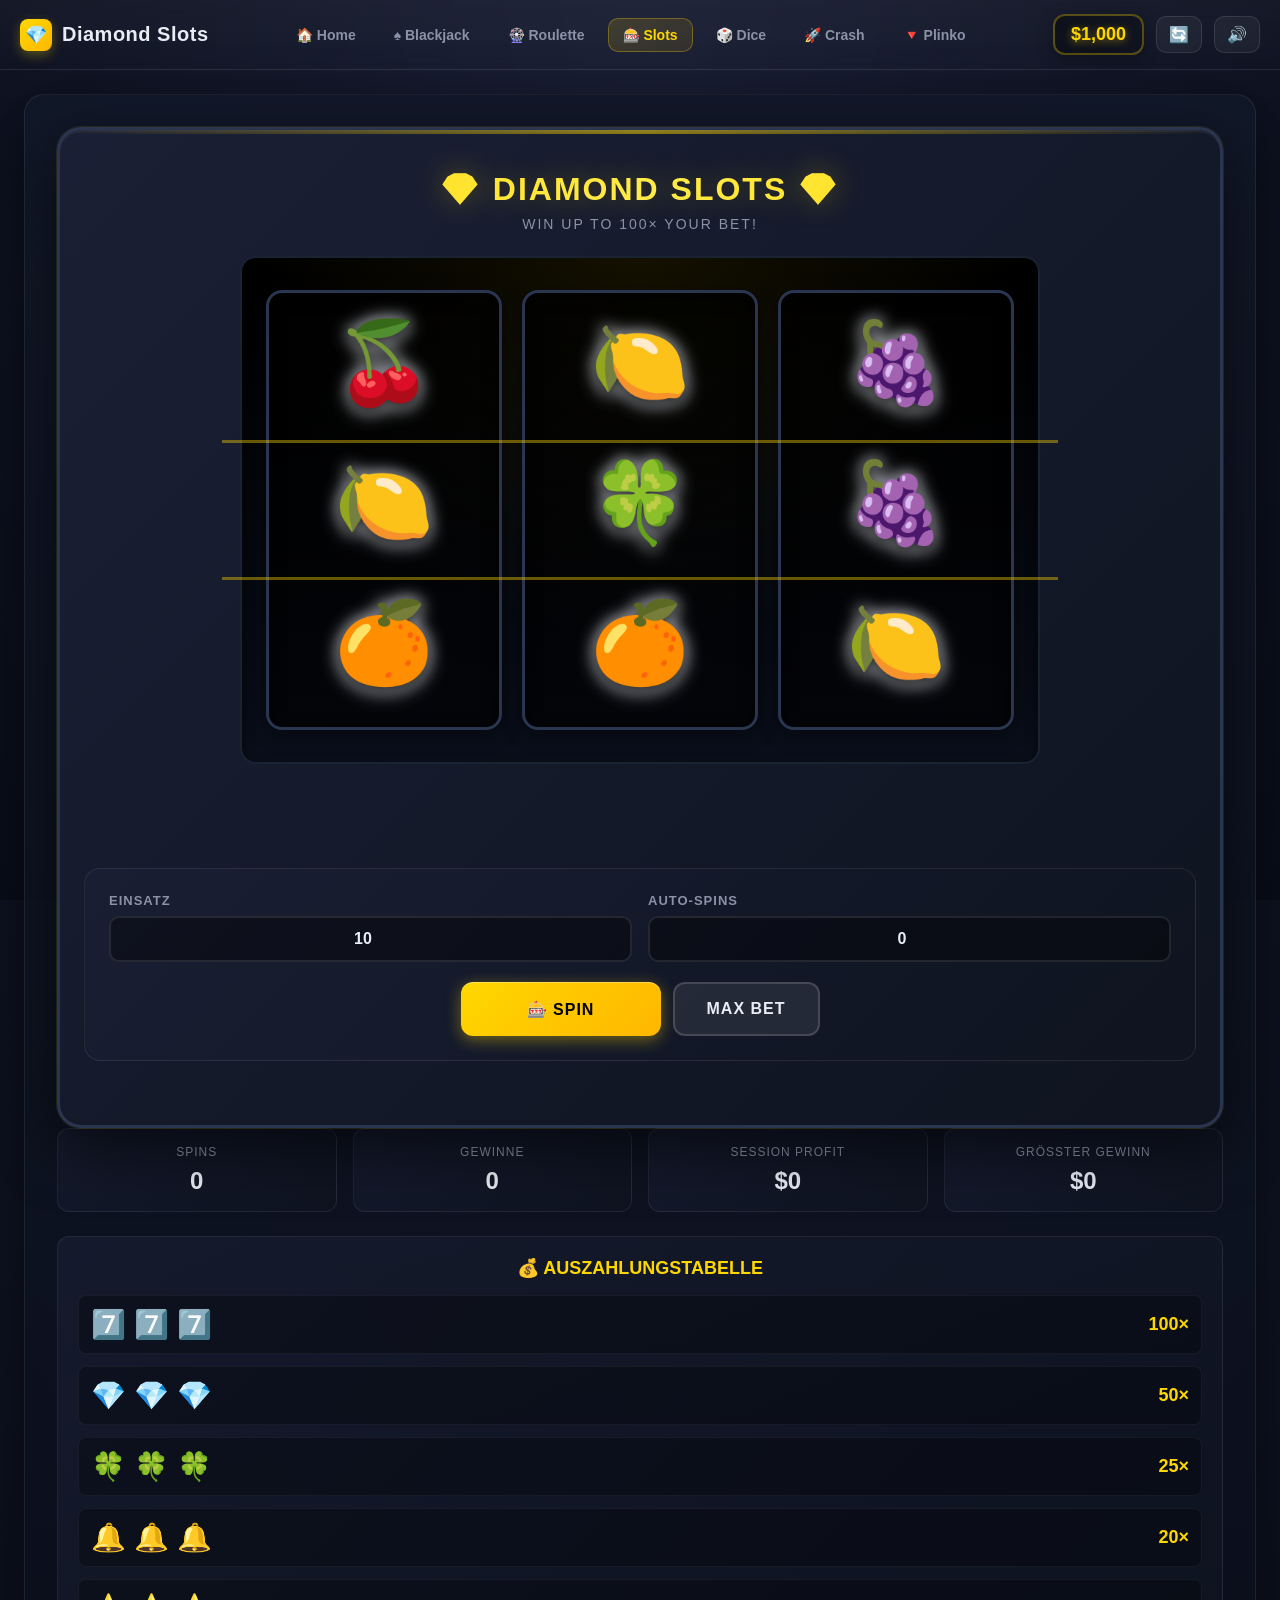
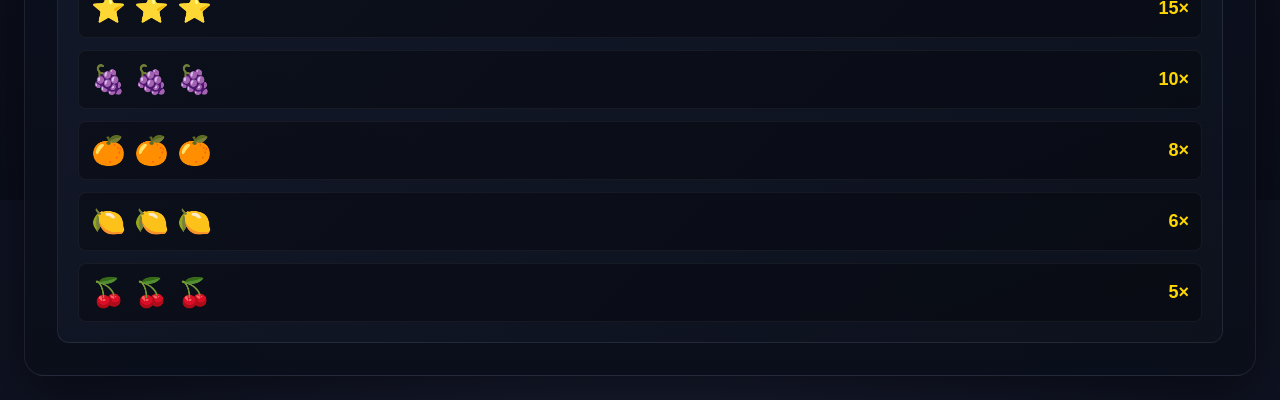
<file: slots_new.html>
<!DOCTYPE html>
<html lang="de">
<head>
  <meta charset="UTF-8" />
  <meta name="viewport" content="width=device-width, initial-scale=1.0" />
  <title>Diamond Slots - Casino</title>
  <style>
    :root {
      --bg: #0a0e1a;
      --panel: #121829;
      --muted: #8b92a8;
      --text: #e8edf5;
      --gold: #ffd700;
      --gold-dark: #ffb700;
      --accent: #00e5ff;
      --red: #ff1744;
      --green: #00e676;
      --purple: #d500f9;
    }
    
    * { box-sizing: border-box; margin: 0; padding: 0; }
    html, body { height: 100%; }
    body {
      font-family: 'Inter', -apple-system, BlinkMacSystemFont, 'Segoe UI', Roboto, Arial, sans-serif;
      background: radial-gradient(ellipse at top, #1a1f35, #0a0e1a);
      color: var(--text);
      overflow-x: hidden;
    }
    
    /* Topbar */
    .topbar {
      display: flex;
      align-items: center;
      justify-content: space-between;
      padding: 14px 20px;
      background: linear-gradient(180deg, rgba(255,255,255,0.03) 0%, rgba(255,255,255,0.01) 100%);
      border-bottom: 1px solid rgba(255,255,255,0.08);
      backdrop-filter: blur(10px);
      position: sticky;
      top: 0;
      z-index: 100;
    }
    
    .brand {
      display: flex;
      align-items: center;
      gap: 10px;
      font-weight: 900;
      font-size: 20px;
      letter-spacing: 0.5px;
    }
    
    .brand .icon {
      width: 32px;
      height: 32px;
      background: linear-gradient(135deg, #ffd700, #ffb700);
      border-radius: 8px;
      display: grid;
      place-items: center;
      font-size: 18px;
      box-shadow: 0 4px 12px rgba(255, 215, 0, 0.3);
    }
    
    .nav {
      display: flex;
      gap: 8px;
      flex-wrap: wrap;
    }
    
    .nav a {
      color: var(--muted);
      text-decoration: none;
      padding: 8px 14px;
      border-radius: 10px;
      font-weight: 600;
      font-size: 14px;
      transition: all 0.2s;
      border: 1px solid transparent;
    }
    
    .nav a:hover {
      background: rgba(255,255,255,0.05);
      color: var(--text);
    }
    
    .nav a.active {
      background: linear-gradient(135deg, rgba(255,215,0,0.15), rgba(255,183,0,0.1));
      border-color: rgba(255,215,0,0.3);
      color: var(--gold);
    }
    
    .balance-section {
      display: flex;
      align-items: center;
      gap: 12px;
    }
    
    .balance-display {
      background: linear-gradient(135deg, rgba(0,0,0,0.4), rgba(0,0,0,0.2));
      border: 2px solid rgba(255,215,0,0.3);
      padding: 8px 16px;
      border-radius: 12px;
      font-weight: 800;
      font-size: 18px;
      color: var(--gold);
      text-shadow: 0 2px 8px rgba(255,215,0,0.5);
      box-shadow: 0 4px 16px rgba(0,0,0,0.3);
    }
    
    .btn-icon {
      background: rgba(255,255,255,0.05);
      border: 1px solid rgba(255,255,255,0.1);
      color: var(--text);
      padding: 8px 12px;
      border-radius: 10px;
      cursor: pointer;
      transition: all 0.2s;
      font-size: 16px;
    }
    
    .btn-icon:hover {
      background: rgba(255,255,255,0.1);
      transform: translateY(-1px);
    }
    
    /* Main content */
    main {
      max-width: 1400px;
      margin: 0 auto;
      padding: 24px;
    }
    
    .game-container {
      background: linear-gradient(180deg, rgba(18,24,41,0.95), rgba(10,14,26,0.95));
      border: 1px solid rgba(255,255,255,0.08);
      border-radius: 20px;
      padding: 32px;
      box-shadow: 0 20px 60px rgba(0,0,0,0.5);
    }
    
    /* Slot machine frame */
    .slot-machine {
      background: linear-gradient(135deg, #1a1f35 0%, #0f1420 100%);
      border: 3px solid #2a3550;
      border-radius: 24px;
      padding: 40px 24px;
      box-shadow:
        0 0 0 1px rgba(255,215,0,0.1),
        0 20px 60px rgba(0,0,0,0.6),
        inset 0 2px 0 rgba(255,255,255,0.05);
      position: relative;
      overflow: hidden;
    }
    
    .slot-machine::before {
      content: '';
      position: absolute;
      top: 0;
      left: 0;
      right: 0;
      height: 4px;
      background: linear-gradient(90deg, transparent, var(--gold), transparent);
      opacity: 0.5;
    }
    
    .machine-header {
      text-align: center;
      margin-bottom: 24px;
    }
    
    .machine-title {
      font-size: 32px;
      font-weight: 900;
      background: linear-gradient(135deg, #ffd700, #ffed4e, #ffd700);
      -webkit-background-clip: text;
      -webkit-text-fill-color: transparent;
      background-clip: text;
      text-shadow: 0 0 30px rgba(255,215,0,0.3);
      letter-spacing: 2px;
      margin-bottom: 8px;
    }
    
    .machine-subtitle {
      color: var(--muted);
      font-size: 14px;
      text-transform: uppercase;
      letter-spacing: 2px;
    }
    
    /* Reels container */
    .reels-container {
      background: linear-gradient(180deg, #000000, #0a0e1a);
      border: 2px solid #1a2332;
      border-radius: 16px;
      padding: 32px 24px;
      margin: 0 auto 32px;
      max-width: 800px;
      box-shadow:
        inset 0 4px 12px rgba(0,0,0,0.6),
        inset 0 -2px 8px rgba(255,255,255,0.02);
      position: relative;
    }
    
    .reels-container::after {
      content: '';
      position: absolute;
      inset: 0;
      border-radius: 16px;
      background: radial-gradient(circle at 50% 0%, rgba(255,215,0,0.08), transparent 60%);
      pointer-events: none;
    }
    
    .reels {
      display: grid;
      grid-template-columns: repeat(3, 1fr);
      gap: 20px;
      position: relative;
      z-index: 1;
    }
    
    .reel {
      position: relative;
    }
    
    .reel-window {
      background: linear-gradient(135deg, rgba(0,0,0,0.8), rgba(0,0,0,0.6));
      border: 3px solid #2a3550;
      border-radius: 16px;
      overflow: hidden;
      height: 440px;
      position: relative;
      box-shadow:
        inset 0 4px 16px rgba(0,0,0,0.8),
        0 4px 20px rgba(0,0,0,0.4);
    }
    
    .reel-strip {
      position: absolute;
      top: 0;
      left: 0;
      right: 0;
      display: flex;
      flex-direction: column;
      transition: none;
    }
    
    .reel-strip.spinning {
      animation: none;
    }
    
    .symbol {
      height: 140px;
      display: grid;
      place-items: center;
      font-size: 80px;
      text-shadow: 0 4px 12px rgba(0,0,0,0.8);
      filter: drop-shadow(0 0 8px currentColor);
      position: relative;
      user-select: none;
    }
    
    .symbol::before {
      content: '';
      position: absolute;
      inset: 12px;
      background: radial-gradient(circle, rgba(255,255,255,0.1), transparent 70%);
      border-radius: 12px;
      opacity: 0;
      transition: opacity 0.3s;
    }
    
    .symbol.highlight::before {
      opacity: 1;
    }
    
    .symbol.win {
      animation: symbolWin 0.6s ease-in-out infinite;
    }
    
    @keyframes symbolWin {
      0%, 100% {
        transform: scale(1);
        filter: drop-shadow(0 0 8px currentColor) brightness(1);
      }
      50% {
        transform: scale(1.1);
        filter: drop-shadow(0 0 20px currentColor) brightness(1.3);
      }
    }
    
    /* Payline indicator */
    .payline {
      position: absolute;
      top: 50%;
      left: -20px;
      right: -20px;
      height: 140px;
      transform: translateY(-50%);
      border-top: 3px solid rgba(255,215,0,0.4);
      border-bottom: 3px solid rgba(255,215,0,0.4);
      pointer-events: none;
      z-index: 10;
    }
    
    .payline.active {
      border-color: var(--gold);
      box-shadow:
        0 0 20px rgba(255,215,0,0.6),
        inset 0 0 20px rgba(255,215,0,0.2);
      animation: paylineGlow 1s ease-in-out infinite;
    }
    
    @keyframes paylineGlow {
      0%, 100% { opacity: 0.6; }
      50% { opacity: 1; }
    }
    
    /* Controls */
    .controls-panel {
      background: linear-gradient(135deg, rgba(26,31,53,0.8), rgba(15,20,32,0.8));
      border: 1px solid rgba(255,255,255,0.08);
      border-radius: 16px;
      padding: 24px;
      margin-bottom: 24px;
    }
    
    .controls-grid {
      display: grid;
      grid-template-columns: repeat(auto-fit, minmax(200px, 1fr));
      gap: 16px;
      margin-bottom: 20px;
    }
    
    .control-item {
      display: flex;
      flex-direction: column;
      gap: 8px;
    }
    
    .control-label {
      color: var(--muted);
      font-size: 13px;
      font-weight: 600;
      text-transform: uppercase;
      letter-spacing: 1px;
    }
    
    .control-input {
      background: rgba(0,0,0,0.4);
      border: 2px solid rgba(255,255,255,0.1);
      color: var(--text);
      padding: 12px 16px;
      border-radius: 10px;
      font-size: 16px;
      font-weight: 700;
      transition: all 0.2s;
      text-align: center;
    }
    
    .control-input:focus {
      outline: none;
      border-color: var(--gold);
      box-shadow: 0 0 0 4px rgba(255,215,0,0.1);
    }
    
    .button-group {
      display: flex;
      gap: 12px;
      justify-content: center;
      flex-wrap: wrap;
    }
    
    .btn {
      padding: 16px 32px;
      border: none;
      border-radius: 12px;
      font-weight: 800;
      font-size: 16px;
      text-transform: uppercase;
      letter-spacing: 1px;
      cursor: pointer;
      transition: all 0.2s;
      position: relative;
      overflow: hidden;
    }
    
    .btn::before {
      content: '';
      position: absolute;
      top: 50%;
      left: 50%;
      width: 0;
      height: 0;
      border-radius: 50%;
      background: rgba(255,255,255,0.2);
      transform: translate(-50%, -50%);
      transition: width 0.6s, height 0.6s;
    }
    
    .btn:active::before {
      width: 300px;
      height: 300px;
    }
    
    .btn-spin {
      background: linear-gradient(135deg, #ffd700, #ffb700);
      color: #000;
      box-shadow:
        0 4px 16px rgba(255,215,0,0.4),
        inset 0 1px 0 rgba(255,255,255,0.3);
      min-width: 200px;
    }
    
    .btn-spin:hover:not(:disabled) {
      transform: translateY(-2px);
      box-shadow:
        0 8px 24px rgba(255,215,0,0.5),
        inset 0 1px 0 rgba(255,255,255,0.3);
    }
    
    .btn-spin:disabled {
      opacity: 0.5;
      cursor: not-allowed;
      transform: none;
    }
    
    .btn-secondary {
      background: rgba(255,255,255,0.08);
      border: 2px solid rgba(255,255,255,0.15);
      color: var(--text);
    }
    
    .btn-secondary:hover {
      background: rgba(255,255,255,0.12);
      border-color: rgba(255,255,255,0.25);
    }
    
    /* Stats */
    .stats-panel {
      display: grid;
      grid-template-columns: repeat(auto-fit, minmax(200px, 1fr));
      gap: 16px;
      margin-bottom: 24px;
    }
    
    .stat-card {
      background: linear-gradient(135deg, rgba(26,31,53,0.6), rgba(15,20,32,0.6));
      border: 1px solid rgba(255,255,255,0.08);
      border-radius: 12px;
      padding: 16px;
      text-align: center;
    }
    
    .stat-label {
      color: var(--muted);
      font-size: 12px;
      text-transform: uppercase;
      letter-spacing: 1px;
      margin-bottom: 8px;
    }
    
    .stat-value {
      font-size: 24px;
      font-weight: 900;
      color: var(--text);
    }
    
    .stat-value.profit {
      color: var(--green);
    }
    
    .stat-value.loss {
      color: var(--red);
    }
    
    /* Paytable */
    .paytable {
      background: linear-gradient(135deg, rgba(26,31,53,0.6), rgba(15,20,32,0.6));
      border: 1px solid rgba(255,255,255,0.08);
      border-radius: 12px;
      padding: 20px;
    }
    
    .paytable-title {
      font-size: 18px;
      font-weight: 800;
      margin-bottom: 16px;
      text-align: center;
      color: var(--gold);
    }
    
    .paytable-grid {
      display: grid;
      gap: 12px;
    }
    
    .payout-row {
      display: flex;
      justify-content: space-between;
      align-items: center;
      padding: 12px;
      background: rgba(0,0,0,0.3);
      border-radius: 8px;
      border: 1px solid rgba(255,255,255,0.05);
    }
    
    .payout-symbols {
      display: flex;
      gap: 8px;
      font-size: 28px;
    }
    
    .payout-multiplier {
      font-weight: 800;
      color: var(--gold);
      font-size: 18px;
    }
    
    /* Win message */
    .win-message {
      position: fixed;
      top: 50%;
      left: 50%;
      transform: translate(-50%, -50%) scale(0);
      background: linear-gradient(135deg, rgba(255,215,0,0.95), rgba(255,183,0,0.95));
      color: #000;
      padding: 40px 60px;
      border-radius: 20px;
      font-size: 48px;
      font-weight: 900;
      text-align: center;
      box-shadow:
        0 0 60px rgba(255,215,0,0.8),
        inset 0 2px 0 rgba(255,255,255,0.3);
      z-index: 1000;
      pointer-events: none;
      transition: transform 0.3s cubic-bezier(0.34, 1.56, 0.64, 1);
    }
    
    .win-message.show {
      transform: translate(-50%, -50%) scale(1);
    }
    
    .win-amount {
      font-size: 64px;
      display: block;
      margin-top: 12px;
    }
    
    /* Animations */
    .flash-up {
      animation: flashUp 0.6s ease-out;
    }
    
    .flash-down {
      animation: flashDown 0.6s ease-out;
    }
    
    @keyframes flashUp {
      0% { color: #fff; transform: scale(1); }
      30% { color: var(--green); transform: scale(1.15); }
      100% { color: var(--gold); transform: scale(1); }
    }
    
    @keyframes flashDown {
      0% { color: #fff; transform: scale(1); }
      30% { color: var(--red); transform: scale(0.9); }
      100% { color: var(--gold); transform: scale(1); }
    }
    
    /* Message */
    .message {
      text-align: center;
      padding: 16px;
      border-radius: 12px;
      font-weight: 700;
      font-size: 16px;
      margin-bottom: 16px;
      min-height: 56px;
      display: grid;
      place-items: center;
    }
    
    .message.win {
      background: linear-gradient(135deg, rgba(0,230,118,0.15), rgba(0,230,118,0.05));
      border: 2px solid rgba(0,230,118,0.3);
      color: var(--green);
    }
    
    .message.lose {
      background: linear-gradient(135deg, rgba(255,23,68,0.15), rgba(255,23,68,0.05));
      border: 2px solid rgba(255,23,68,0.3);
      color: var(--red);
    }
  </style>
</head>
<body>
  <header class="topbar">
    <div class="brand">
      <div class="icon">💎</div>
      <span>Diamond Slots</span>
    </div>
    <nav class="nav">
      <a href="home.html">🏠 Home</a>
      <a href="index.html">♠️ Blackjack</a>
      <a href="roulette.html">🎡 Roulette</a>
      <a href="slots.html" class="active">🎰 Slots</a>
      <a href="dice.html">🎲 Dice</a>
      <a href="crash.html">🚀 Crash</a>
      <a href="plinko.html">🔻 Plinko</a>
    </nav>
    <div class="balance-section">
      <div class="balance-display" id="bankroll">$1,000</div>
      <button class="btn-icon" id="reset-btn" title="Reset Bankroll">🔄</button>
      <button class="btn-icon" id="mute-btn" title="Mute">🔊</button>
    </div>
  </header>

  <main>
    <div class="game-container">
      <div class="slot-machine">
        <div class="machine-header">
          <h1 class="machine-title">💎 DIAMOND SLOTS 💎</h1>
          <p class="machine-subtitle">Win up to 100× your bet!</p>
        </div>

        <div class="reels-container">
          <div class="payline" id="payline"></div>
          <div class="reels" id="reels">
            <div class="reel">
              <div class="reel-window">
                <div class="reel-strip" id="reel-0"></div>
              </div>
            </div>
            <div class="reel">
              <div class="reel-window">
                <div class="reel-strip" id="reel-1"></div>
              </div>
            </div>
            <div class="reel">
              <div class="reel-window">
                <div class="reel-strip" id="reel-2"></div>
              </div>
            </div>
          </div>
        </div>

        <div class="message" id="message"></div>

        <div class="controls-panel">
          <div class="controls-grid">
            <div class="control-item">
              <label class="control-label">Einsatz</label>
              <input type="number" class="control-input" id="bet-input" value="10" min="1" step="5">
            </div>
            <div class="control-item">
              <label class="control-label">Auto-Spins</label>
              <input type="number" class="control-input" id="auto-spins" value="0" min="0" max="100" step="10">
            </div>
          </div>
          
          <div class="button-group">
            <button class="btn btn-spin" id="spin-btn">🎰 SPIN</button>
            <button class="btn btn-secondary" id="max-bet-btn">MAX BET</button>
          </div>
        </div>
      </div>

      <div class="stats-panel">
        <div class="stat-card">
          <div class="stat-label">Spins</div>
          <div class="stat-value" id="stat-spins">0</div>
        </div>
        <div class="stat-card">
          <div class="stat-label">Gewinne</div>
          <div class="stat-value" id="stat-wins">0</div>
        </div>
        <div class="stat-card">
          <div class="stat-label">Session Profit</div>
          <div class="stat-value" id="stat-profit">$0</div>
        </div>
        <div class="stat-card">
          <div class="stat-label">Größter Gewinn</div>
          <div class="stat-value" id="stat-biggest">$0</div>
        </div>
      </div>

      <div class="paytable">
        <h3 class="paytable-title">💰 AUSZAHLUNGSTABELLE</h3>
        <div class="paytable-grid">
          <div class="payout-row">
            <div class="payout-symbols"><span>7️⃣</span><span>7️⃣</span><span>7️⃣</span></div>
            <div class="payout-multiplier">100×</div>
          </div>
          <div class="payout-row">
            <div class="payout-symbols"><span>💎</span><span>💎</span><span>💎</span></div>
            <div class="payout-multiplier">50×</div>
          </div>
          <div class="payout-row">
            <div class="payout-symbols"><span>🍀</span><span>🍀</span><span>🍀</span></div>
            <div class="payout-multiplier">25×</div>
          </div>
          <div class="payout-row">
            <div class="payout-symbols"><span>🔔</span><span>🔔</span><span>🔔</span></div>
            <div class="payout-multiplier">20×</div>
          </div>
          <div class="payout-row">
            <div class="payout-symbols"><span>⭐</span><span>⭐</span><span>⭐</span></div>
            <div class="payout-multiplier">15×</div>
          </div>
          <div class="payout-row">
            <div class="payout-symbols"><span>🍇</span><span>🍇</span><span>🍇</span></div>
            <div class="payout-multiplier">10×</div>
          </div>
          <div class="payout-row">
            <div class="payout-symbols"><span>🍊</span><span>🍊</span><span>🍊</span></div>
            <div class="payout-multiplier">8×</div>
          </div>
          <div class="payout-row">
            <div class="payout-symbols"><span>🍋</span><span>🍋</span><span>🍋</span></div>
            <div class="payout-multiplier">6×</div>
          </div>
          <div class="payout-row">
            <div class="payout-symbols"><span>🍒</span><span>🍒</span><span>🍒</span></div>
            <div class="payout-multiplier">5×</div>
          </div>
        </div>
      </div>
    </div>
  </main>

  <div class="win-message" id="win-message">
    BIG WIN!
    <span class="win-amount" id="win-amount">$0</span>
  </div>

  <script>
    // === BANKROLL SYSTEM ===
    const STORAGE_KEY = 'casino_bankroll_v1';
    const MUTE_KEY = 'casino_mute_v1';
    
    let bankroll = parseFloat(localStorage.getItem(STORAGE_KEY)) || 1000;
    let isMuted = localStorage.getItem(MUTE_KEY) === 'true';
    
    const bankrollEl = document.getElementById('bankroll');
    const messageEl = document.getElementById('message');
    
    function updateBankroll(amount) {
      bankroll = amount;
      localStorage.setItem(STORAGE_KEY, bankroll);
      bankrollEl.textContent = '$' + Math.floor(bankroll).toLocaleString();
    }
    
    function credit(amount) {
      updateBankroll(bankroll + amount);
      bankrollEl.classList.remove('flash-up');
      void bankrollEl.offsetWidth;
      bankrollEl.classList.add('flash-up');
    }
    
    function debit(amount) {
      updateBankroll(bankroll - amount);
      bankrollEl.classList.remove('flash-down');
      void bankrollEl.offsetWidth;
      bankrollEl.classList.add('flash-down');
    }
    
    updateBankroll(bankroll);
    
    // Reset button
    document.getElementById('reset-btn').addEventListener('click', () => {
      if (confirm('Bankroll auf $1,000 zurücksetzen?')) {
        updateBankroll(1000);
      }
    });
    
    // === SOUND SYSTEM ===
    let audioCtx;
    
    function playSound(freq, duration = 0.1) {
      if (isMuted) return;
      if (!audioCtx) audioCtx = new (window.AudioContext || window.webkitAudioContext)();
      
      const osc = audioCtx.createOscillator();
      const gain = audioCtx.createGain();
      
      osc.connect(gain);
      gain.connect(audioCtx.destination);
      
      osc.frequency.value = freq;
      gain.gain.setValueAtTime(0.1, audioCtx.currentTime);
      gain.gain.exponentialRampToValueAtTime(0.01, audioCtx.currentTime + duration);
      
      osc.start();
      osc.stop(audioCtx.currentTime + duration);
    }
    
    function playWin() {
      playSound(880, 0.1);
      setTimeout(() => playSound(1100, 0.1), 100);
      setTimeout(() => playSound(1320, 0.15), 200);
    }
    
    function playClick() {
      playSound(600, 0.05);
    }
    
    // Mute button
    document.getElementById('mute-btn').addEventListener('click', function() {
      isMuted = !isMuted;
      localStorage.setItem(MUTE_KEY, isMuted);
      this.textContent = isMuted ? '🔇' : '🔊';
    });
    
    if (isMuted) document.getElementById('mute-btn').textContent = '🔇';
    
    // === SLOT MACHINE ===
    const SYMBOLS = ['🍒', '🍋', '🍊', '🍇', '⭐', '🔔', '🍀', '💎', '7️⃣'];
    
    const PAYOUTS = {
      '7️⃣': 100,
      '💎': 50,
      '🍀': 25,
      '🔔': 20,
      '⭐': 15,
      '🍇': 10,
      '🍊': 8,
      '🍋': 6,
      '🍒': 5
    };
    
    let spinning = false;
    let autoSpinsRemaining = 0;
    
    // Stats
    let sessionSpins = 0;
    let sessionWins = 0;
    let sessionProfit = 0;
    let biggestWin = 0;
    
    const betInput = document.getElementById('bet-input');
    const autoSpinsInput = document.getElementById('auto-spins');
    const spinBtn = document.getElementById('spin-btn');
    const maxBetBtn = document.getElementById('max-bet-btn');
    const payline = document.getElementById('payline');
    
    // Initialize reels
    const reelElements = [
      document.getElementById('reel-0'),
      document.getElementById('reel-1'),
      document.getElementById('reel-2')
    ];
    
    function createReelStrip() {
      const strip = [];
      for (let i = 0; i < 20; i++) {
        strip.push(SYMBOLS[Math.floor(Math.random() * SYMBOLS.length)]);
      }
      return strip;
    }
    
    function renderReel(reelEl, symbols, centerIndex) {
      reelEl.innerHTML = '';
      const startIndex = (centerIndex - 1 + symbols.length) % symbols.length;
      
      for (let i = 0; i < 3; i++) {
        const index = (startIndex + i) % symbols.length;
        const symbolEl = document.createElement('div');
        symbolEl.className = 'symbol';
        symbolEl.textContent = symbols[index];
        reelEl.appendChild(symbolEl);
      }
    }
    
    function getVisibleSymbols() {
      return reelElements.map(reel => {
        const symbols = reel.querySelectorAll('.symbol');
        return symbols[1] ? symbols[1].textContent : '❓';
      });
    }
    
    async function spin() {
      if (spinning) return;
      
      const bet = parseFloat(betInput.value);
      if (isNaN(bet) || bet < 1) {
        messageEl.textContent = 'Ungültiger Einsatz!';
        messageEl.className = 'message lose';
        return;
      }
      
      if (bet > bankroll) {
        messageEl.textContent = 'Nicht genug Guthaben!';
        messageEl.className = 'message lose';
        return;
      }
      
      spinning = true;
      spinBtn.disabled = true;
      debit(bet);
      playClick();
      
      messageEl.textContent = '';
      messageEl.className = 'message';
      payline.classList.remove('active');
      
      // Generate result
      const result = [
        SYMBOLS[Math.floor(Math.random() * SYMBOLS.length)],
        SYMBOLS[Math.floor(Math.random() * SYMBOLS.length)],
        SYMBOLS[Math.floor(Math.random() * SYMBOLS.length)]
      ];
      
      // Animate reels
      const spinDuration = 2000;
      const spinSpeed = 100;
      
      const spinPromises = reelElements.map((reel, index) => {
        return new Promise(resolve => {
          let elapsed = 0;
          const interval = setInterval(() => {
            const strip = createReelStrip();
            renderReel(reel, strip, Math.floor(Math.random() * strip.length));
            elapsed += spinSpeed;
            
            if (elapsed >= spinDuration + (index * 500)) {
              clearInterval(interval);
              const finalStrip = [result[index], ...createReelStrip().slice(0, 19)];
              renderReel(reel, finalStrip, 0);
              setTimeout(resolve, 200);
            }
          }, spinSpeed);
        });
      });
      
      await Promise.all(spinPromises);
      
      // Check win
      const visible = getVisibleSymbols();
      let winAmount = 0;
      
      if (visible[0] === visible[1] && visible[1] === visible[2]) {
        const symbol = visible[0];
        const multiplier = PAYOUTS[symbol] || 5;
        winAmount = bet * multiplier;
        
        credit(winAmount);
        playWin();
        
        messageEl.textContent = `🎉 WIN! ${symbol} × 3 = ${multiplier}× → $${Math.floor(winAmount)}`;
        messageEl.className = 'message win';
        
        payline.classList.add('active');
        
        // Highlight winning symbols
        reelElements.forEach(reel => {
          reel.querySelectorAll('.symbol')[1].classList.add('win');
        });
        
        // Big win animation
        if (winAmount >= bet * 20) {
          const winMessage = document.getElementById('win-message');
          const winAmountEl = document.getElementById('win-amount');
          winAmountEl.textContent = '$' + Math.floor(winAmount);
          winMessage.classList.add('show');
          setTimeout(() => winMessage.classList.remove('show'), 3000);
        }
        
        sessionWins++;
        sessionProfit += (winAmount - bet);
        biggestWin = Math.max(biggestWin, winAmount);
      } else {
        messageEl.textContent = `${visible.join(' ')} - Kein Gewinn`;
        messageEl.className = 'message lose';
        sessionProfit -= bet;
      }
      
      sessionSpins++;
      updateStats();
      
      spinning = false;
      spinBtn.disabled = false;
      
      // Auto-spin
      if (autoSpinsRemaining > 0) {
        autoSpinsRemaining--;
        if (autoSpinsRemaining > 0 && bankroll >= bet) {
          setTimeout(() => spin(), 1000);
        } else {
          autoSpinsRemaining = 0;
        }
      }
    }
    
    function updateStats() {
      document.getElementById('stat-spins').textContent = sessionSpins;
      document.getElementById('stat-wins').textContent = sessionWins;
      
      const profitEl = document.getElementById('stat-profit');
      profitEl.textContent = '$' + Math.floor(sessionProfit);
      profitEl.className = 'stat-value ' + (sessionProfit >= 0 ? 'profit' : 'loss');
      
      document.getElementById('stat-biggest').textContent = '$' + Math.floor(biggestWin);
    }
    
    // Event listeners
    spinBtn.addEventListener('click', () => {
      const autoSpins = parseInt(autoSpinsInput.value) || 0;
      if (autoSpins > 0) {
        autoSpinsRemaining = autoSpins;
      }
      spin();
    });
    
    maxBetBtn.addEventListener('click', () => {
      betInput.value = Math.min(bankroll, 100);
      playClick();
    });
    
    // Initialize reels
    reelElements.forEach(reel => {
      const strip = createReelStrip();
      renderReel(reel, strip, 0);
    });
  </script>
</body>
</html>
</file>
<file: casino-theme.css>
/* Casino Theme - Stake.com Inspired */
:root { 
  --bg:#0f1923; 
  --panel:#1a2c38; 
  --panel-light:#213743;
  --muted:#9aa4b2; 
  --text:#e6edf3; 
  --accent:#00e701; 
  --accent-hover:#00ff00;
  --accent-2:#00b929; 
  --danger:#ff003f; 
  --ok:#00e701; 
  --gold:#ffc800; 
  --border:rgba(255,255,255,0.08);
  --border-hover:rgba(255,255,255,0.12);
}

* {
  box-sizing: border-box;
}

html, body { 
  height: 100%; 
  margin: 0;
}

body { 
  font-family: 'Inter', -apple-system, BlinkMacSystemFont, 'Segoe UI', Roboto, Oxygen, Ubuntu, Cantarell, sans-serif; 
  background: var(--bg); 
  color: var(--text); 
  line-height: 1.5;
  -webkit-font-smoothing: antialiased;
}

body.reduce-motion * { 
  animation: none !important; 
  transition: none !important; 
}

/* Topbar */
.topbar { 
  display: flex; 
  align-items: center; 
  gap: 12px; 
  justify-content: space-between; 
  padding: 12px 20px; 
  border-bottom: 1px solid var(--border); 
  background: var(--panel); 
  position: sticky; 
  top: 0; 
  backdrop-filter: blur(6px); 
  z-index: 100; 
}

.brand { 
  font-weight: 800; 
  display: flex; 
  align-items: center; 
  gap: 8px; 
  font-size: 18px;
  color: var(--text);
}

.brand .dot { 
  width: 10px; 
  height: 10px; 
  border-radius: 50%; 
  background: var(--accent); 
  box-shadow: 0 0 12px var(--accent);
}

/* Navigation */
.nav { 
  display: flex; 
  gap: 6px; 
  flex-wrap: wrap; 
  align-items: center; 
}

.nav a { 
  color: var(--muted); 
  text-decoration: none; 
  padding: 8px 14px; 
  border-radius: 8px; 
  transition: all 0.2s; 
  font-size: 14px; 
  font-weight: 500;
  border: 1px solid transparent;
}

.nav a:hover { 
  background: rgba(255,255,255,0.05); 
  color: var(--text); 
}

.nav a.active { 
  background: rgba(0,231,1,0.08); 
  color: var(--accent); 
  font-weight: 700;
  border-color: rgba(0,231,1,0.2);
}

/* Balance Display */
.balance { 
  display: flex; 
  align-items: center; 
  gap: 10px; 
  background: rgba(0,0,0,0.3); 
  border: 1px solid var(--border); 
  padding: 6px 12px; 
  border-radius: 8px; 
}

.balance .amount { 
  color: var(--gold); 
  font-weight: 800; 
  font-size: 16px; 
}

.balance .btn {
  padding: 6px 12px;
  font-size: 13px;
  text-transform: none;
  letter-spacing: 0;
}

/* Main Layout */
main { 
  padding: 20px; 
  max-width: 1400px; 
  margin: 0 auto; 
}

/* Panels */
.panel { 
  background: var(--panel); 
  border: 1px solid var(--border); 
  border-radius: 12px; 
  padding: 20px; 
}

.panel h3 { 
  margin: 0 0 16px 0; 
  font-size: 14px; 
  color: var(--muted); 
  font-weight: 600; 
  text-transform: uppercase; 
  letter-spacing: 0.5px; 
}

/* Buttons */
.btn { 
  background: var(--accent); 
  color: #000; 
  border: none; 
  padding: 12px 20px; 
  border-radius: 8px; 
  font-weight: 700; 
  cursor: pointer; 
  transition: all 0.2s; 
  font-size: 14px; 
  text-transform: uppercase; 
  letter-spacing: 0.5px;
  font-family: inherit;
  box-shadow: 0 2px 8px rgba(0,231,1,0.2);
}

.btn:hover { 
  background: var(--accent-hover);
  transform: translateY(-1px); 
  box-shadow: 0 4px 12px rgba(0,231,1,0.3);
}

.btn:active { 
  transform: translateY(0px); 
}

.btn:disabled { 
  opacity: 0.4; 
  cursor: not-allowed; 
  transform: none; 
}

.btn.danger { 
  background: var(--danger); 
  color: #fff;
  box-shadow: 0 2px 8px rgba(255,0,63,0.2);
}

.btn.danger:hover {
  background: #ff1a56;
  box-shadow: 0 4px 12px rgba(255,0,63,0.3);
}

.btn.ghost { 
  background: rgba(255,255,255,0.05); 
  border: 1px solid var(--border); 
  color: var(--text); 
  box-shadow: none;
}

.btn.ghost:hover { 
  background: rgba(255,255,255,0.08); 
  border-color: var(--border-hover);
}

.btn.secondary {
  background: var(--panel-light);
  color: var(--text);
  box-shadow: none;
}

.btn.secondary:hover {
  background: rgba(255,255,255,0.1);
}

/* Inputs */
.input { 
  background: rgba(0,0,0,0.3); 
  border: 1px solid var(--border); 
  color: var(--text); 
  padding: 10px 14px; 
  border-radius: 8px; 
  font-size: 15px; 
  font-weight: 600; 
  transition: all 0.2s; 
  font-family: inherit;
}

.input:focus { 
  outline: none; 
  border-color: var(--accent); 
  background: rgba(0,0,0,0.4); 
  box-shadow: 0 0 0 3px rgba(0,231,1,0.1);
}

/* Messages */
.msg { 
  min-height: 24px; 
  font-weight: 700; 
  font-size: 14px; 
  padding: 10px 14px; 
  border-radius: 8px; 
  text-align: center; 
  transition: all 0.3s;
}

.msg.win { 
  background: rgba(0,231,1,0.1); 
  color: var(--accent); 
  border: 1px solid rgba(0,231,1,0.2);
}

.msg.lose { 
  background: rgba(255,0,63,0.1); 
  color: var(--danger); 
  border: 1px solid rgba(255,0,63,0.2);
}

/* Text Utilities */
.muted { 
  color: var(--muted); 
  font-size: 13px; 
}

/* Animations */
.amount.flash-up { 
  animation: amtUp 750ms ease-out; 
}

.amount.flash-down { 
  animation: amtDown 750ms ease-out; 
}

@keyframes amtUp { 
  0% { color: #fff; } 
  20% { color: var(--accent); transform: scale(1.08); } 
  100% { color: var(--gold); transform: scale(1); } 
}

@keyframes amtDown { 
  0% { color: #fff; } 
  20% { color: var(--danger); transform: scale(0.96); } 
  100% { color: var(--gold); transform: scale(1); } 
}

/* FX Canvas */
#fx-canvas { 
  position: fixed; 
  inset: 0; 
  pointer-events: none; 
  z-index: 9999; 
}

/* Responsive */
@media (max-width: 768px) {
  .topbar {
    flex-wrap: wrap;
    gap: 8px;
  }
  
  .nav {
    order: 3;
    width: 100%;
  }
  
  .balance {
    flex-wrap: wrap;
    font-size: 13px;
  }
  
  main {
    padding: 12px;
  }
}
</file>
